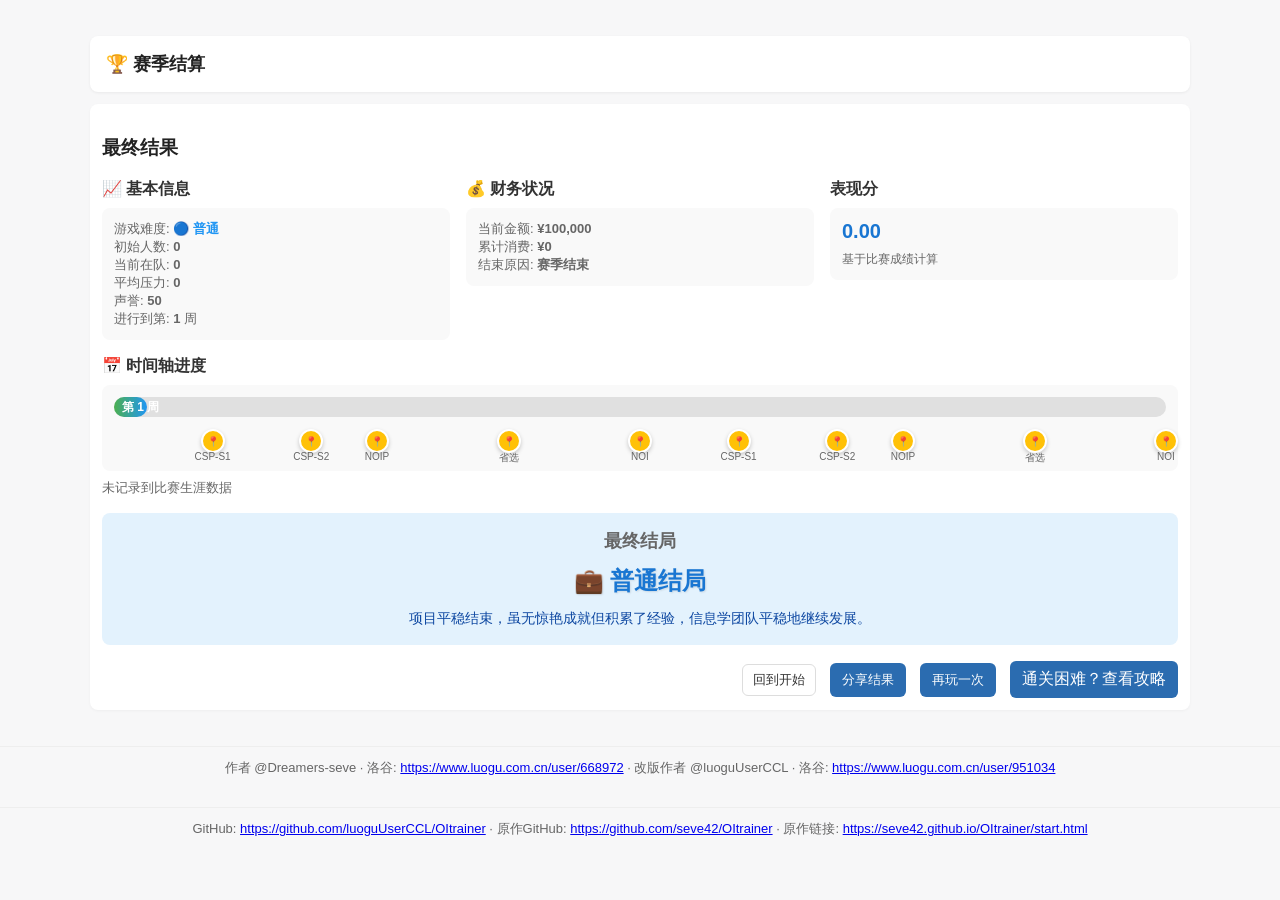
<file: end.html>
<!doctype html>
<html lang="zh-CN">
<head>
  <meta charset="utf-8" />
  <meta name="viewport" content="width=device-width,initial-scale=1" />
  <title>结算 — OI 教练模拟器</title>
  <link rel="stylesheet" href="styles.css">
  <style>
    .ending-highlight {
      color: #1976d2;
      text-shadow: 1px 1px 2px rgba(0,0,0,0.1);
    }
    
    .ending-animate {
      animation: pulse 2s ease-in-out;
    }
    
    @keyframes pulse {
      0%, 100% { transform: scale(1); opacity: 1; }
      50% { transform: scale(1.05); opacity: 0.8; }
    }
    
    #end-summary h4 {
      margin: 0 0 8px 0;
      color: #333;
      font-size: 16px;
    }
    
    #end-summary table {
      box-shadow: 0 1px 3px rgba(0,0,0,0.1);
    }
    
    #end-summary table th {
      background: #f5f5f5 !important;
    }
    
    .timeline-pin {
      transition: transform 0.2s ease;
    }
    
    .timeline-pin:hover {
      transform: scale(1.2);
    }
    
    .progress-bar {
      position: relative;
      overflow: hidden;
    }
    
    .progress-bar::before {
      content: '';
      position: absolute;
      top: 0;
      left: -100%;
      width: 100%;
      height: 100%;
      background: linear-gradient(90deg, transparent, rgba(255,255,255,0.3), transparent);
      animation: shimmer 2s infinite;
    }
    
    @keyframes shimmer {
      0% { left: -100%; }
      100% { left: 100%; }
    }
  </style>
<!-- Clarity tracking removed -->
  <!-- Cloudflare Web Analytics loader (conditional: only load if page load time <= 2s) -->
  <script>
    (function(){
      function injectCF(){
        var s = document.createElement('script');
        s.defer = true;
        s.src = 'https://static.cloudflareinsights.com/beacon.min.js';
        s.setAttribute('data-cf-beacon', '{"token": "cd3db41765ea4c17be0930b3f94e3c3a"}');
        document.head.appendChild(s);
      }
      function shouldLoad(){
        try{
          var start = (performance.timing && performance.timing.navigationStart) || 0;
          var elapsed = performance.now ? performance.now() : (Date.now() - start);
          return elapsed <= 2000;
        }catch(e){ return false; }
      }
      document.addEventListener('DOMContentLoaded', function(){ if(shouldLoad()) injectCF(); });
    })();
  </script>
</head>
<body>
<div class="container">
  <header>
    <h1>🏆 赛季结算</h1>
  </header>
  <div class="panel" id="end-panel">
    <h3>最终结果</h3>
    <div id="end-summary" class="small muted">正在加载结算数据……</div>
    <div class="modal-actions" style="margin-top:16px">
      <button class="btn btn-ghost" id="end-back">回到开始</button>
      <button class="btn" id="end-share" style="background:#2b6cb0;color:white;">分享结果</button>
      <button class="btn" id="end-playagain">再玩一次</button>
  <a class="btn" id="end-help" href="help.html" target="_blank" rel="noopener">通关困难？查看攻略</a>
    </div>
  </div>
</div>
<script src="lib/chinese-convert.js"></script>
<script src="lib/constants.js"></script>
<script src="lib/utils.js"></script>
<script src="lib/models.js"></script>
<script src="lib/talent.js"></script>
<script src="lib/share.js"></script>
<script src="game.js"></script>
<script src="render.js"></script>
<script src="debug.js"></script>
<script>
  document.getElementById('end-back').onclick = ()=>{ window.location.href = 'start.html'; };
  document.getElementById('end-playagain').onclick = ()=>{ 
    try{
      // 调试弹窗：在清理前显示当前 localStorage 中相关键的值（或其存在性）和调用堆栈，帮助定位是否被误清空
      const before = {
        oi_coach_save_exists: localStorage.getItem('oi_coach_save') !== null,
        oi_coach_ending_reason: localStorage.getItem('oi_coach_ending_reason'),
        oi_coach_ending: localStorage.getItem('oi_coach_ending')
      };
  console.debug('About to clear localStorage keys: oi_coach_save, oi_coach_ending_reason, oi_coach_ending; current:', before);
    }catch(e){ /* ignore in case alerts break automated tests */ }
    // 清理所有相关的localStorage数据
    localStorage.removeItem('oi_coach_save'); 
    localStorage.removeItem('oi_coach_ending_reason');
    localStorage.removeItem('oi_coach_ending');
  try{ console.debug('localStorage cleanup executed for oi_coach_save and related keys'); }catch(e){}
    window.location.href = 'start.html'; 
  };
  
  // 分享按钮事件
  document.getElementById('end-share').onclick = () => {
    try {
      if (typeof ShareManager !== 'undefined' && ShareManager.showShareDialog) {
        ShareManager.showShareDialog();
      } else {
        alert('分享功能加载失败，请刷新页面重试');
      }
    } catch (e) {
      alert('分享失败：' + e.message);
      console.error('Share button error:', e);
    }
  };
  
  // render summary if available
  if(typeof renderEndSummary === 'function') renderEndSummary();
  
  // 检查是否需要使用繁体中文
  (function(){
    try{
      if(window.ChineseConverter && window.ChineseConverter.shouldUseTraditionalChinese()){
        // 等待DOM完全加载和渲染完成后再转换
        setTimeout(function(){
          window.ChineseConverter.convertPageToTraditional();
        }, 300);
      }
    }catch(e){ 
      console.error('繁体中文转换失败:', e); 
    }
  })();
</script>
  <footer style="text-align:center;padding:12px 8px;color:#666;font-size:13px;border-top:1px solid #eee;margin-top:18px">
    作者 @Dreamers-seve · 洛谷: <a href="https://www.luogu.com.cn/user/668972" target="_blank" rel="noopener">https://www.luogu.com.cn/user/668972</a> · 改版作者 @luoguUserCCL · 洛谷: <a href="https://www.luogu.com.cn/user/951034" target="_blank" rel="noopener">https://www.luogu.com.cn/user/951034</a>
  </footer>
  <footer style="text-align:center;padding:12px 8px;color:#666;font-size:13px;border-top:1px solid #eee;margin-top:18px">
    GitHub: <a href="https://github.com/luoguUserCCL/OItrainer" target="_blank" rel="noopener">https://github.com/luoguUserCCL/OItrainer</a> · 原作GitHub: <a href="https://github.com/seve42/OItrainer" target="_blank" rel="noopener">https://github.com/seve42/OItrainer</a> · 原作链接: <a href="https://seve42.github.io/OItrainer/start.html" target="_blank" rel="noopener">https://seve42.github.io/OItrainer/start.html</a>
  </footer>
  <!-- footer winter plan insertion (centered & styled) -->
  <script>
    (function(){
      try{
        var cutoff = new Date('2026-03-01T00:00:00Z');
        var now = new Date();
        if(now >= cutoff) return;
        var footer = document.querySelector('footer');
        var linkHtml = '<a href="https://www.luogu.me/article/n4gmkam0" target="_blank" rel="noopener" style="color:#1976d2;text-decoration:none;font-weight:600;padding:6px 10px;border-radius:6px">冬日绘板计划</a>';
        var container;
        if(footer){
          container = footer.querySelector('#winter-plan');
          if(!container){
            container = document.createElement('div');
            container.id = 'winter-plan';
            container.style.marginTop = '8px';
            container.style.fontSize = '13px';
            container.style.color = '#1976d2';
            container.style.textAlign = 'center';
            footer.appendChild(container);
          }
        } else {
          container = document.getElementById('winter-plan');
          if(!container){
            container = document.createElement('div');
            container.id = 'winter-plan';
            container.style.position = 'fixed';
            container.style.left = '0';
            container.style.right = '0';
            container.style.bottom = '8px';
            container.style.textAlign = 'center';
            container.style.fontSize = '13px';
            container.style.zIndex = '9999';
            document.body.appendChild(container);
          }
        }
        container.innerHTML = linkHtml;
      }catch(e){}
    })();
  </script>
</body>
</html>
</file>
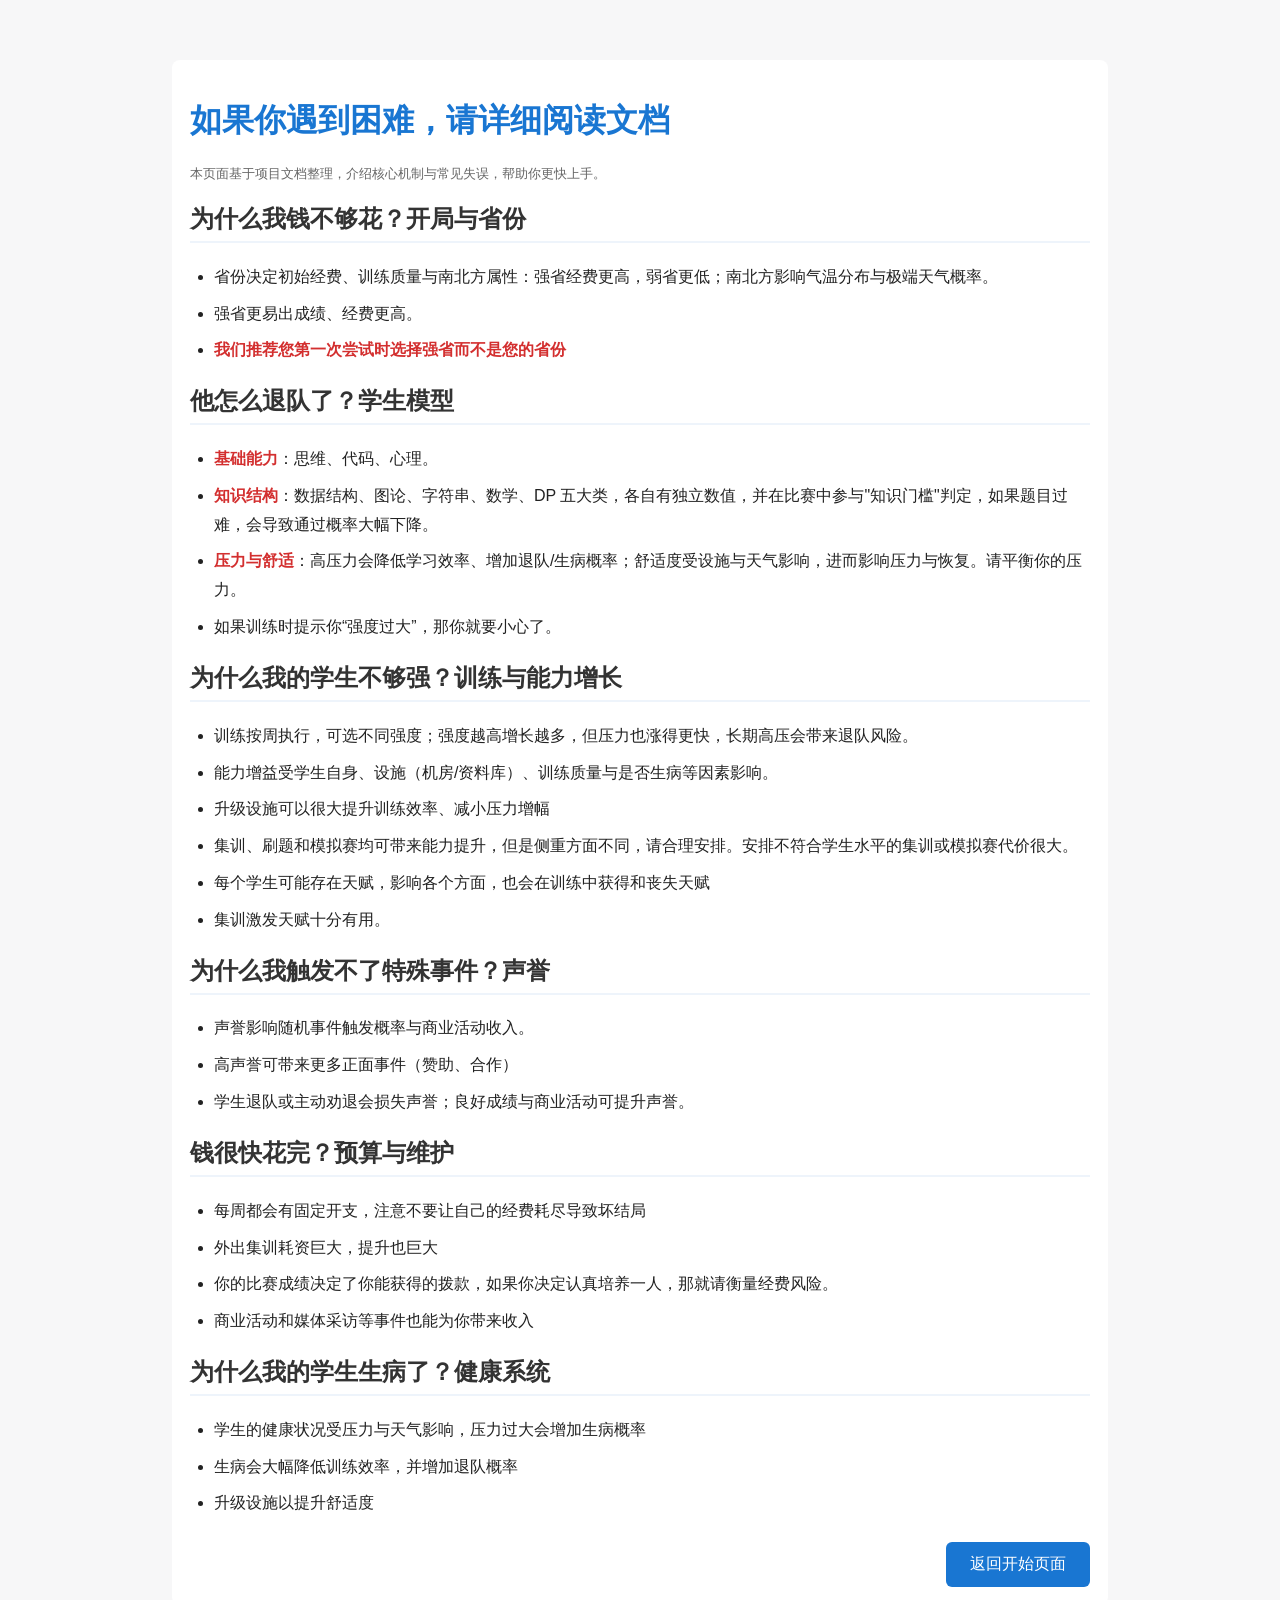
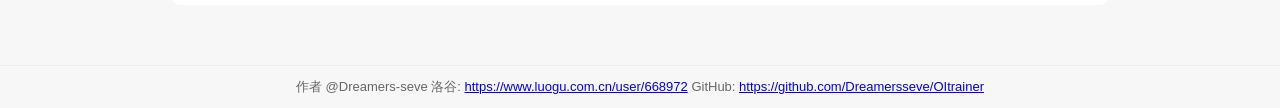
<file: help.html>
﻿<!doctype html>
<html lang="zh-CN">
<head>
<meta charset="utf-8" />
<meta name="viewport" content="width=device-width,initial-scale=1" />
<title>通关指南  OI 教练模拟器</title>
<link rel="stylesheet" href="styles.css">
<style>
  .doc{max-width:900px;margin:24px auto;padding:18px;background:#fff;border-radius:8px}
  .doc h2{margin-top:20px;color:#333;border-bottom:2px solid #eef4fb;padding-bottom:6px}
  .doc h1{color:#1976d2}
  .muted{color:#666}
  ul.guide{padding-left:24px;line-height:1.8}
  ul.guide li{margin-bottom:8px}
  strong{color:#d32f2f}
</style>
</head>
<body>
<div class="container">
  <div class="doc">
  <h1>如果你遇到困难，请详细阅读文档</h1>

  <p class="muted">本页面基于项目文档整理，介绍核心机制与常见失误，帮助你更快上手。</p>

    <h2>为什么我钱不够花？开局与省份</h2>
    <ul class="guide">
      <li>省份决定初始经费、训练质量与南北方属性：强省经费更高，弱省更低；南北方影响气温分布与极端天气概率。</li>
      <li>强省更易出成绩、经费更高。</li>
      <li><strong>我们推荐您第一次尝试时选择强省而不是您的省份</strong></li>
    </ul>

    <h2>他怎么退队了？学生模型</h2>
    <ul class="guide">
      <li><strong>基础能力</strong>：思维、代码、心理。</li>
      <li><strong>知识结构</strong>：数据结构、图论、字符串、数学、DP 五大类，各自有独立数值，并在比赛中参与"知识门槛"判定，如果题目过难，会导致通过概率大幅下降。</li>
      <li><strong>压力与舒适</strong>：高压力会降低学习效率、增加退队/生病概率；舒适度受设施与天气影响，进而影响压力与恢复。请平衡你的压力。</li>
      <li>如果训练时提示你“强度过大”，那你就要小心了。</li>
    </ul>

    <h2>为什么我的学生不够强？训练与能力增长</h2>
    <ul class="guide">
      <li>训练按周执行，可选不同强度；强度越高增长越多，但压力也涨得更快，长期高压会带来退队风险。</li>
      <li>能力增益受学生自身、设施（机房/资料库）、训练质量与是否生病等因素影响。</li>
      <li>升级设施可以很大提升训练效率、减小压力增幅</li>
      <li>集训、刷题和模拟赛均可带来能力提升，但是侧重方面不同，请合理安排。安排不符合学生水平的集训或模拟赛代价很大。</li>
      <li>每个学生可能存在天赋，影响各个方面，也会在训练中获得和丧失天赋</li>
      <li>集训激发天赋十分有用。</li>
    </ul>

    <h2>为什么我触发不了特殊事件？声誉</h2>
    <ul class="guide">
      <li>声誉影响随机事件触发概率与商业活动收入。</li>
      <li>高声誉可带来更多正面事件（赞助、合作）</li>
      <li>学生退队或主动劝退会损失声誉；良好成绩与商业活动可提升声誉。</li>
    </ul>

    <h2>钱很快花完？预算与维护</h2>
    <ul class="guide">
      <li>每周都会有固定开支，注意不要让自己的经费耗尽导致坏结局</li>
      <li>外出集训耗资巨大，提升也巨大</li>
      <li>你的比赛成绩决定了你能获得的拨款，如果你决定认真培养一人，那就请衡量经费风险。</li>
      <li>商业活动和媒体采访等事件也能为你带来收入</li>
    </ul>

    <h2>为什么我的学生生病了？健康系统</h2>
    <ul class="guide">
      <li>学生的健康状况受压力与天气影响，压力过大会增加生病概率</li>
      <li>生病会大幅降低训练效率，并增加退队概率</li>
      <li>升级设施以提升舒适度</li>
    </ul>

    <div class="modal-actions" style="margin-top:24px;text-align:center">
      <a class="btn" href="start.html" style="background:#1976d2;color:white;padding:12px 24px;text-decoration:none;border-radius:6px;display:inline-block">返回开始页面</a>
    </div>

  </div>
</div>
  <footer style="text-align:center;padding:12px 8px;color:#666;font-size:13px;border-top:1px solid #eee;margin-top:18px">
    作者 @Dreamers-seve  洛谷: <a href="https://www.luogu.com.cn/user/668972" target="_blank" rel="noopener">https://www.luogu.com.cn/user/668972</a>  GitHub: <a href="https://github.com/Dreamersseve/OItrainer" target="_blank" rel="noopener">https://github.com/Dreamersseve/OItrainer</a>
  </footer>
</body>
</html>
</file>
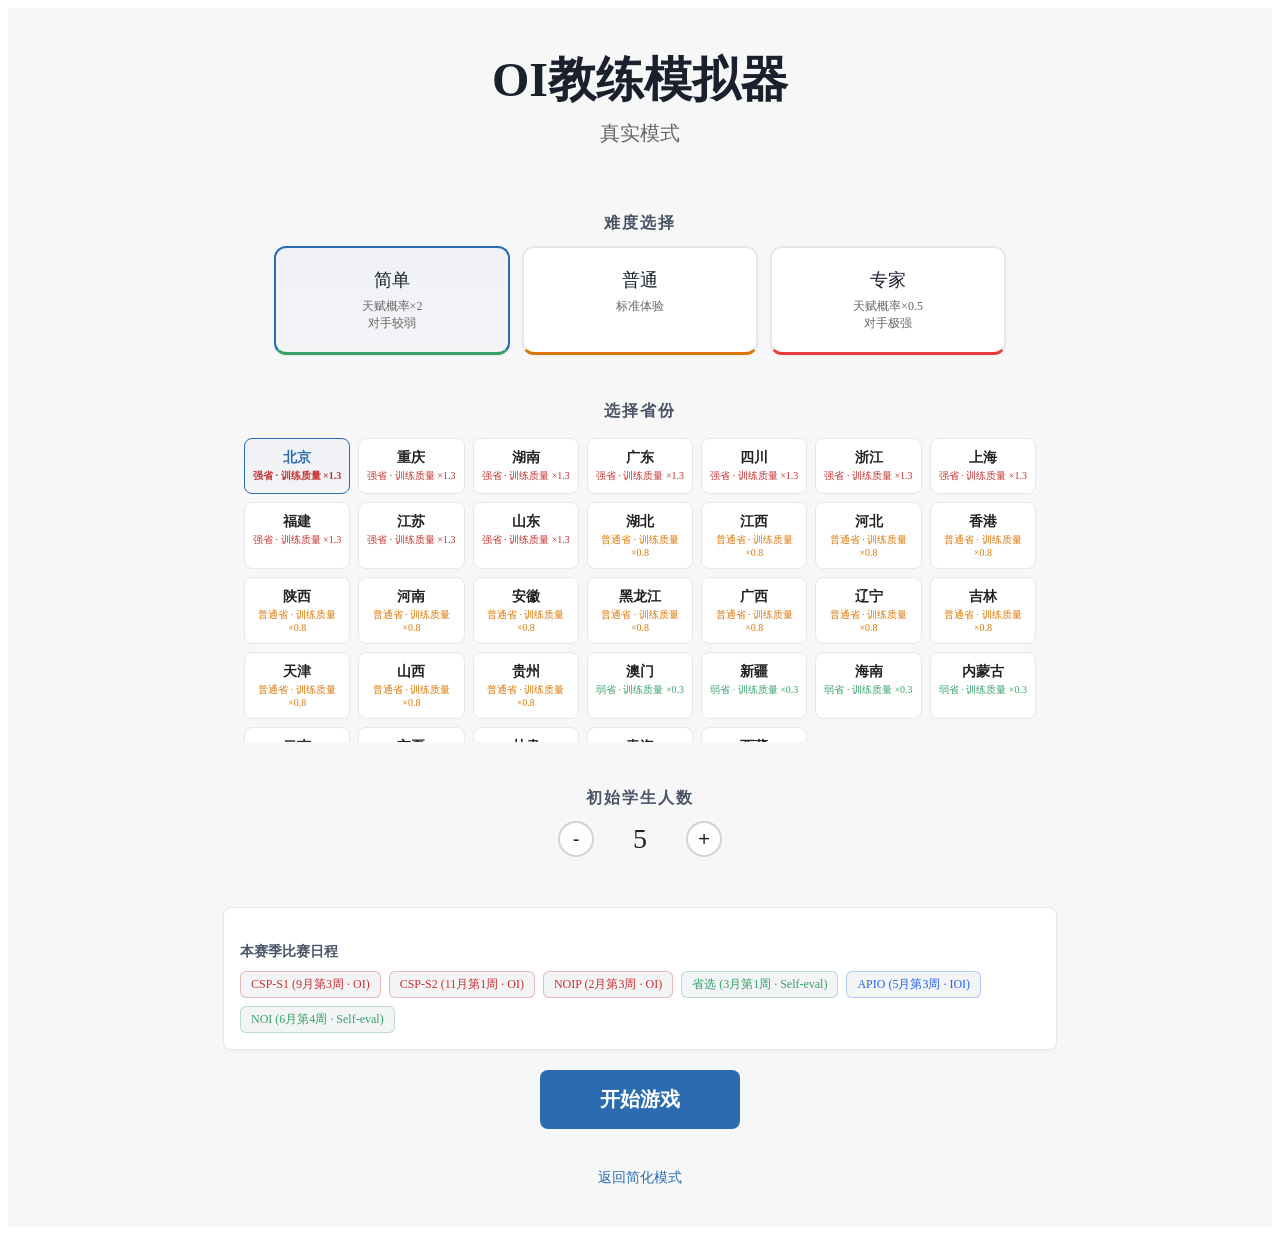
<file: real-game.html>
<!DOCTYPE html>
<html lang="zh-CN">
<head>
    <meta charset="UTF-8">
    <meta name="viewport" content="width=device-width, initial-scale=1.0">
    <title>OI教练模拟器 - 真实模式</title>
    <link rel="stylesheet" href="styles.css">
    <link rel="stylesheet" href="real-styles.css">
</head>
<body>
    <div class="container">
      <header>
        <div>
          <h1>OI 教练模拟器 - 真实模式</h1>
        </div>
        <div class="topline">
          <div id="header-week" class="small">第 1 周</div>
          <div id="header-budget" class="small">经费: ¥0</div>
          <div id="header-reputation" class="small">声誉: 0</div>
          <div id="header-weather" class="small">天气: 晴</div>
          <div id="header-next-comp-small" class="small">下场比赛: 无</div>
        </div>
      </header>

      <div class="row">
        <!-- 左面板：学生 + 设施 + 预算 -->
        <div class="col panel" style="flex: 1 1 600px;">
          <div class="flex-between">
            <h3 style="margin:0">学生与状态</h3>
            <div class="small" id="info-comfort"></div>
          </div>
          <div id="student-list" style="margin-top:10px;"></div>

          <div style="margin-top:12px;">
            <h4 style="margin:0 0 8px 0">设施</h4>
            <div id="facilities-panel"></div>
          </div>

          <div style="margin-top:12px;">
            <h4 style="margin:0 0 8px 0">经费详情</h4>
            <div id="budget-panel"></div>
          </div>

          <div style="margin-top:12px;">
            <h4 style="margin:0 0 8px 0">比赛日程</h4>
            <div id="contest-schedule"></div>
          </div>

          <div style="margin-top:12px;">
            <h4 style="margin:0 0 8px 0">日志</h4>
            <div id="event-log" style="height:100px;overflow:auto;border:1px solid #eee;padding:8px;border-radius:6px;background:#fff;font-size:13px"></div>
          </div>
        </div>

        <!-- 右面板：操作 -->
        <div class="col panel" style="flex: 0 0 360px;">
          <h3 style="margin-top:0">本周行动（每个行动持续1周）</h3>
          <div id="actions-panel" class="action-cards"></div>
        </div>
      </div>
    </div>

    <!-- ==================== 模态框容器 ==================== -->
    <div id="modal-root"></div>

    <!-- ==================== 游戏结束遮罩 ==================== -->
    <div id="game-over-overlay" style="display:none"></div>

    <!-- ==================== 脚本加载（按依赖顺序） ==================== -->

    <!-- 原始 lib 模块 -->
    <script src="lib/utils.js"></script>
    <script src="lib/constants.js"></script>
    <script src="lib/models.js"></script>
    <script src="lib/talent.js"></script>
    <script src="lib/task.js"></script>
    <script src="lib/competitions.js"></script>
    <script src="lib/contest-ui.js"></script>
    <script src="lib/contest-integration.js"></script>

    <!-- Real Mode 模块 -->
    <script src="lib/real/real-data.js"></script>
    <script src="lib/real/real-personality.js"></script>
    <script src="lib/real/real-budget.js"></script>
    <script src="lib/real/real-save.js"></script>
    <script src="lib/real/real-simulator.js"></script>
    <script src="lib/real/real-training.js"></script>
    <script src="lib/real/real-events.js"></script>
    <script src="lib/real/real-game.js"></script>
    <script src="lib/real/real-render.js"></script>

    <!-- ==================== 初始化 ==================== -->
    <script>
        (function () {
            'use strict';

            /* 解析 URL 参数 */
            var params = new URLSearchParams(window.location.search);
            var isNew         = params.get('new');
            var difficulty    = parseInt(params.get('d'), 10) || 2;
            var studentCount  = parseInt(params.get('c'), 10) || 5;

            /* 获取省份信息 */
            var provinces   = (typeof PROVINCES !== 'undefined') ? PROVINCES : {};
            var provinceKey  = params.get('p') || '';
            // provinceKey 可能是数字字符串的索引（向后兼容）或省份 key
            if (!provinceKey || !provinces[provinceKey]) {
                // 尝试作为数组索引解析
                var pIdx = parseInt(params.get('p'), 10);
                if (!isNaN(pIdx)) {
                    var provinceKeys2 = Object.keys(provinces);
                    provinceKey = provinceKeys2[pIdx] || provinceKeys2[0] || '1';
                } else {
                    provinceKey = Object.keys(provinces)[0] || '1';
                }
            }
            var provinceInfo = provinces[provinceKey] || {};
            var provinceName = provinceInfo.name || '北京';
            var provinceType = provinceInfo.type || '强省';
            var isNorth      = provinceInfo.isNorth || provinceInfo.is_north || false;
            // 计算省份在 Object.keys(provinces) 中的 0-based 索引
            var allProvKeys = Object.keys(provinces);
            var provinceIndex = allProvKeys.indexOf(provinceKey);
            if (provinceIndex < 0) provinceIndex = 0;

            if (isNew) {
                /* 新游戏初始化 */
                if (window.RealGame && typeof window.RealGame.init === 'function') {
                    window.RealGame.init({
                        difficulty:    difficulty,
                        provinceIndex: provinceIndex,
                        provinceName:  provinceName,
                        provinceType:  provinceType,
                        is_north:      isNorth,
                        studentCount:  studentCount
                    });
                }
            } else {
                /* 尝试自动读档 */
                if (window.RealSaveManager && typeof window.RealSaveManager.hasAnySave === 'function' &&
                    window.RealSaveManager.hasAnySave()) {
                    if (window.RealGame && typeof window.RealGame.loadGame === 'function') {
                        window.RealGame.loadGame(-1);
                    }
                } else {
                    /* 没有存档，跳转到开始页面 */
                    window.location.href = 'real-start.html';
                    return;
                }
            }

            /* 初始化渲染器 */
            if (window.RealRender && typeof window.RealRender.init === 'function') {
                window.RealRender.init();
            }
        })();
    </script>
</body>
</html>
</file>
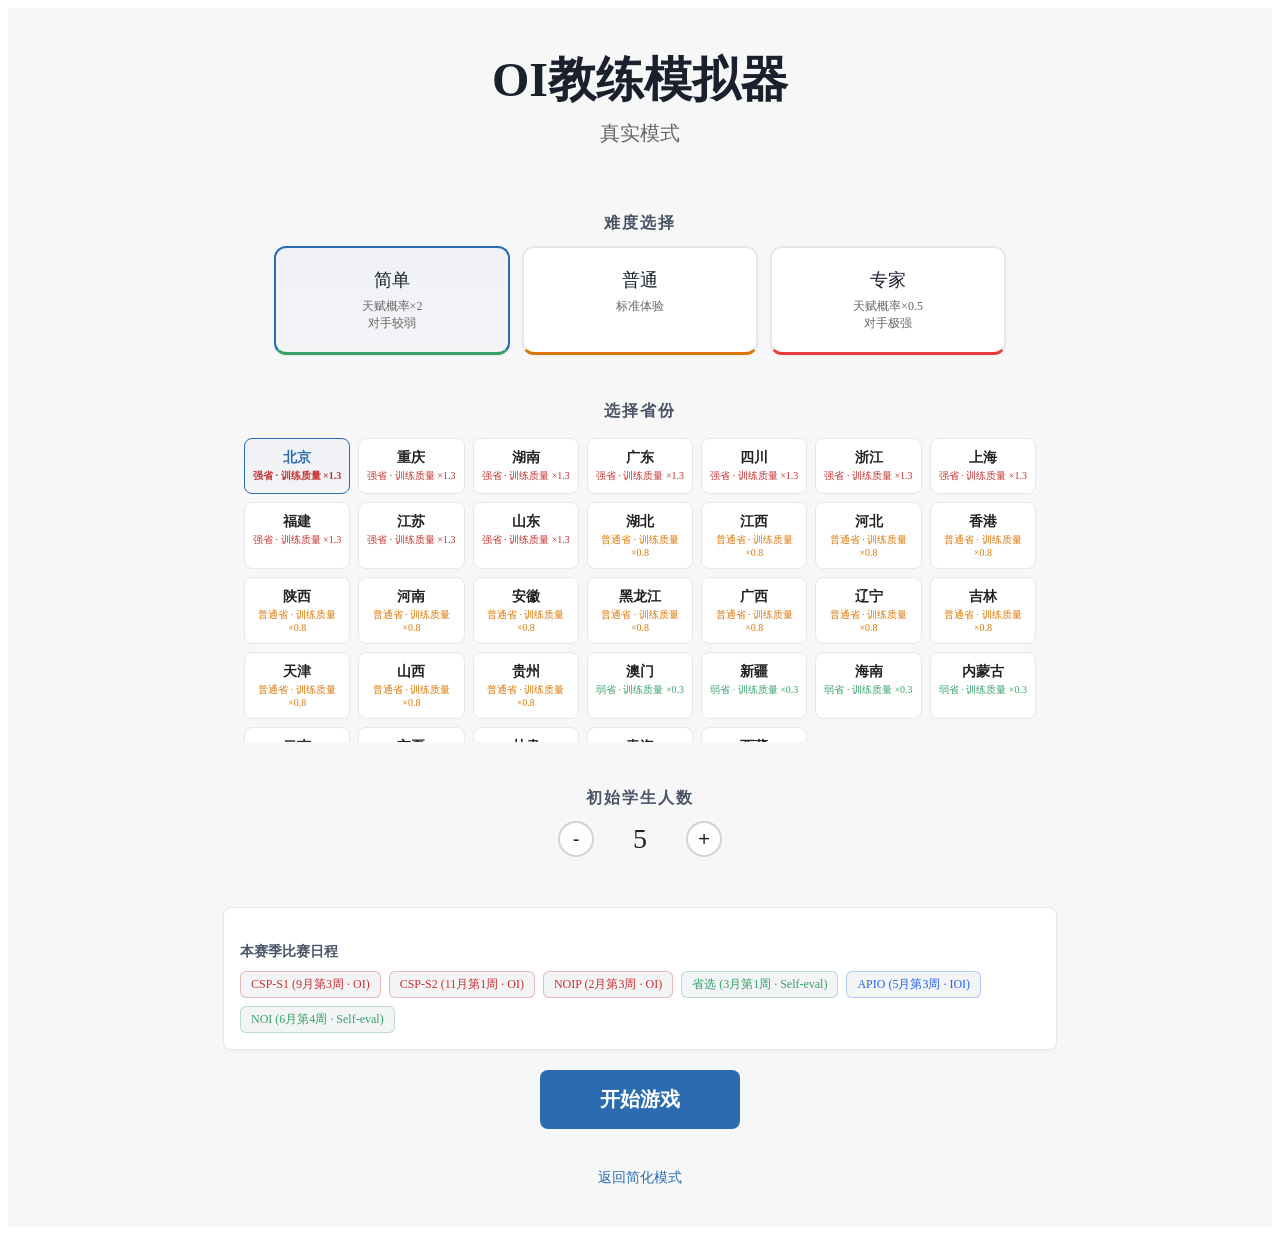
<file: real-start.html>
<!DOCTYPE html>
<html lang="zh-CN">
<head>
    <meta charset="UTF-8">
    <meta name="viewport" content="width=device-width, initial-scale=1.0">
    <title>OI教练模拟器 - 真实模式</title>
    <link rel="stylesheet" href="real-styles.css">
    <style>
        /* Start page specific styles — light theme, consistent with simplified mode */
        .start-page {
            min-height: 100vh;
            display: flex;
            flex-direction: column;
            align-items: center;
            justify-content: center;
            background: #f7f7f8;
            padding: 40px 20px;
        }

        .game-title {
            font-size: 48px;
            font-weight: bold;
            color: #1a202c;
            margin-bottom: 8px;
            text-align: center;
        }

        .game-subtitle {
            font-size: 20px;
            color: #666;
            margin-bottom: 50px;
            text-align: center;
        }

        .start-section {
            margin-bottom: 30px;
            width: 100%;
            max-width: 800px;
        }

        .start-section h3 {
            color: #4a5568;
            font-size: 16px;
            margin-bottom: 12px;
            text-align: center;
            text-transform: uppercase;
            letter-spacing: 2px;
        }

        /* Difficulty Grid */
        .difficulty-grid {
            display: flex;
            gap: 12px;
            justify-content: center;
        }

        .diff-card {
            flex: 1;
            max-width: 200px;
            padding: 20px 16px;
            border-radius: 12px;
            background: #fff;
            border: 2px solid #e5e7eb;
            cursor: pointer;
            transition: all 0.2s ease;
            text-align: center;
            box-shadow: 0 1px 3px rgba(0,0,0,0.06);
        }

        .diff-card:hover {
            transform: translateY(-2px);
            box-shadow: 0 4px 10px rgba(0,0,0,0.06);
        }

        .diff-card.selected {
            border-color: #2b6cb0;
            background: linear-gradient(180deg, rgba(43,108,176,0.04), rgba(43,108,176,0.02));
        }

        .diff-card.easy { border-bottom: 3px solid #38a169; }
        .diff-card.normal { border-bottom: 3px solid #d97706; }
        .diff-card.hard { border-bottom: 3px solid #e53e3e; }

        .diff-card .diff-name {
            font-size: 18px;
            color: #1a202c;
            margin-bottom: 6px;
        }

        .diff-card .diff-desc {
            font-size: 12px;
            color: #666;
        }

        /* Province Grid */
        .province-grid {
            display: grid;
            grid-template-columns: repeat(auto-fill, minmax(100px, 1fr));
            gap: 8px;
            max-height: 300px;
            overflow-y: auto;
            padding: 4px;
        }

        .province-card {
            padding: 10px 8px;
            border-radius: 8px;
            background: #fff;
            border: 1px solid #e5e7eb;
            cursor: pointer;
            text-align: center;
            font-size: 14px;
            color: #222;
            transition: all 0.2s ease;
        }

        .province-card:hover {
            background: #f9fafb;
            transform: translateY(-2px);
            box-shadow: 0 2px 6px rgba(0,0,0,0.04);
        }

        .province-card.selected {
            border-color: #2b6cb0;
            background: linear-gradient(180deg, rgba(43,108,176,0.04), rgba(43,108,176,0.02));
            color: #2b6cb0;
            font-weight: 600;
        }

        .province-card .province-type {
            font-size: 10px;
            color: #666;
            margin-top: 2px;
        }

        .province-card.selected .province-type {
            color: #2b6cb0;
        }

        /* Student Count */
        .count-selector {
            display: flex;
            align-items: center;
            justify-content: center;
            gap: 16px;
        }

        .count-btn {
            width: 36px;
            height: 36px;
            border-radius: 50%;
            border: 2px solid #d1d5db;
            background: #fff;
            color: #222;
            font-size: 20px;
            cursor: pointer;
            transition: all 0.2s;
            display: flex;
            align-items: center;
            justify-content: center;
        }

        .count-btn:hover {
            border-color: #2b6cb0;
            background: #f0f7ff;
        }

        .count-display {
            font-size: 28px;
            color: #1a202c;
            min-width: 60px;
            text-align: center;
        }

        /* Start Button */
        .start-btn {
            padding: 16px 60px;
            font-size: 20px;
            border-radius: 8px;
            border: none;
            background: #2b6cb0;
            color: white;
            cursor: pointer;
            transition: all 0.2s;
            margin-top: 20px;
            font-weight: bold;
        }

        .start-btn:hover {
            background: #3182ce;
            transform: translateY(-1px);
            box-shadow: 0 4px 12px rgba(43,108,176,0.12);
        }

        .start-btn:disabled {
            opacity: 0.5;
            cursor: not-allowed;
            transform: none;
            box-shadow: none;
        }

        /* Load Button */
        .load-btn {
            padding: 12px 40px;
            font-size: 16px;
            border-radius: 8px;
            border: 1px solid #ddd;
            background: transparent;
            color: #333;
            cursor: pointer;
            transition: all 0.2s;
            margin-top: 12px;
        }

        .load-btn:hover {
            border-color: #2b6cb0;
            color: #2b6cb0;
        }

        /* Link back to simplified */
        .mode-link {
            margin-top: 40px;
            color: #666;
            font-size: 14px;
        }

        .mode-link a {
            color: #2b6cb0;
            text-decoration: none;
        }

        .mode-link a:hover {
            text-decoration: underline;
        }

        /* Contest Info Panel */
        .contest-info {
            margin-top: 20px;
            padding: 16px;
            border-radius: 8px;
            background: #fff;
            border: 1px solid #e5e7eb;
            box-shadow: 0 1px 3px rgba(0,0,0,0.04);
            max-width: 800px;
            width: 100%;
        }

        .contest-info h4 {
            color: #4a5568;
            font-size: 14px;
            margin-bottom: 10px;
        }

        .contest-list {
            display: flex;
            flex-wrap: wrap;
            gap: 8px;
        }

        .contest-tag {
            padding: 4px 10px;
            border-radius: 6px;
            font-size: 12px;
            background: #f3f4f6;
            color: #4a5568;
            border: 1px solid #e5e7eb;
        }

        .contest-tag.oi { border-color: rgba(197,48,48,0.3); color: #c53030; }
        .contest-tag.ioi { border-color: rgba(37,99,235,0.3); color: #2563eb; }
        .contest-tag.self_eval { border-color: rgba(56,161,105,0.3); color: #38a169; }
    </style>
</head>
<body>
    <div class="start-page">
        <div class="game-title">OI教练模拟器</div>
        <div class="game-subtitle">真实模式</div>

        <!-- Difficulty -->
        <div class="start-section">
            <h3>难度选择</h3>
            <div class="difficulty-grid">
                <div class="diff-card easy selected" data-diff="1" onclick="selectDifficulty(1)">
                    <div class="diff-name">简单</div>
                    <div class="diff-desc">天赋概率×2<br>对手较弱</div>
                </div>
                <div class="diff-card normal" data-diff="2" onclick="selectDifficulty(2)">
                    <div class="diff-name">普通</div>
                    <div class="diff-desc">标准体验</div>
                </div>
                <div class="diff-card hard" data-diff="3" onclick="selectDifficulty(3)">
                    <div class="diff-name">专家</div>
                    <div class="diff-desc">天赋概率×0.5<br>对手极强</div>
                </div>
            </div>
        </div>

        <!-- Province -->
        <div class="start-section">
            <h3>选择省份</h3>
            <div class="province-grid" id="province-grid"></div>
        </div>

        <!-- Student Count -->
        <div class="start-section">
            <h3>初始学生人数</h3>
            <div class="count-selector">
                <button class="count-btn" onclick="changeCount(-1)">-</button>
                <div class="count-display" id="student-count">5</div>
                <button class="count-btn" onclick="changeCount(1)">+</button>
            </div>
        </div>

        <!-- Contest Preview -->
        <div class="contest-info">
            <h4>本赛季比赛日程</h4>
            <div class="contest-list" id="contest-preview"></div>
        </div>

        <!-- Buttons -->
        <button class="start-btn" id="start-btn" onclick="startGame()">开始游戏</button>
        <button class="load-btn" id="load-btn" onclick="loadGame()" style="display:none">读取存档</button>

        <div class="mode-link">
            <a href="start.html">返回简化模式</a>
        </div>
    </div>

    <!-- Scripts -->
    <script src="lib/utils.js"></script>
    <script src="lib/constants.js"></script>
    <script>
        // Start page state
        var selectedDifficulty = 1;
        var selectedProvince = 0;
        var studentCount = 5;

        // Build province grid
        (function() {
            var grid = document.getElementById('province-grid');
            if (!grid || typeof PROVINCES === 'undefined') return;

            var keys = Object.keys(PROVINCES);
            for (var i = 0; i < keys.length; i++) {
                var key = keys[i];
                var prov = PROVINCES[key];
                var typeMap = {'强省': '强省', '普通省': '普通省', '弱省': '弱省'};
                var typeColorMap = {'强省': '#c53030', '普通省': '#d97706', '弱省': '#38a169'};
                var card = document.createElement('div');
                card.className = 'province-card' + (i === 0 ? ' selected' : '');
                card.dataset.index = key;
                card.dataset.key = key;
                card.innerHTML = '<div style="font-weight:600">' + (prov.name || key) + '</div>' +
                    '<div class="province-type" style="color:' + (typeColorMap[prov.type] || '#666') + '">' +
                    (typeMap[prov.type] || prov.type) + ' · 训练质量 ×' + (prov.trainingQuality || 1.0) + '</div>';
                card.onclick = (function(k, idx) {
                    return function() { selectProvince(k, idx); };
                })(key, i);
                grid.appendChild(card);
            }
            selectedProvince = keys[0] || '1';
        })();

        // Build contest preview
        (function() {
            var container = document.getElementById('contest-preview');
            if (!container) return;
            // We don't have REAL_CONTEST_SCHEDULE loaded yet, show static info
            var contests = [
                {name:'CSP-S1', week:'9月第3周', format:'OI'},
                {name:'CSP-S2', week:'11月第1周', format:'OI'},
                {name:'NOIP', week:'2月第3周', format:'OI'},
                {name:'省选', week:'3月第1周', format:'Self-eval'},
                {name:'APIO', week:'5月第3周', format:'IOI'},
                {name:'NOI', week:'6月第4周', format:'Self-eval'},
            ];
            var formatClasses = {'OI':'oi','IOI':'ioi','SELF_EVAL':'self_eval','Self-eval':'self_eval'};
            for (var i = 0; i < contests.length; i++) {
                var c = contests[i];
                var cls = formatClasses[c.format] || '';
                container.innerHTML += '<span class="contest-tag ' + cls + '">' + c.name + ' (' + c.week + ' · ' + c.format + ')</span>';
            }
        })();

        // Check for existing saves
        (function() {
            try {
                for (var i = -1; i < 6; i++) {
                    var key = i === -1 ? 'oi_real_save_auto' : 'oi_real_save_slot_' + i;
                    if (localStorage.getItem(key)) {
                        document.getElementById('load-btn').style.display = 'inline-block';
                        break;
                    }
                }
            } catch(e) {}
        })();

        function selectDifficulty(d) {
            selectedDifficulty = d;
            var cards = document.querySelectorAll('.diff-card');
            for (var i = 0; i < cards.length; i++) {
                cards[i].classList.toggle('selected', parseInt(cards[i].dataset.diff) === d);
            }
        }

        function selectProvince(key, visualIdx) {
            selectedProvince = key;
            var cards = document.querySelectorAll('.province-card');
            for (var i = 0; i < cards.length; i++) {
                cards[i].classList.toggle('selected', cards[i].dataset.key === key);
            }
        }

        function changeCount(delta) {
            studentCount = Math.max(3, Math.min(10, studentCount + delta));
            document.getElementById('student-count').textContent = studentCount;
        }

        function startGame() {
            var params = '?new=1&d=' + selectedDifficulty + '&p=' + selectedProvince + '&c=' + studentCount;
            window.location.href = 'real-game.html' + params;
        }

        function loadGame() {
            window.location.href = 'real-game.html';
        }
    </script>
</body>
</html>
</file>
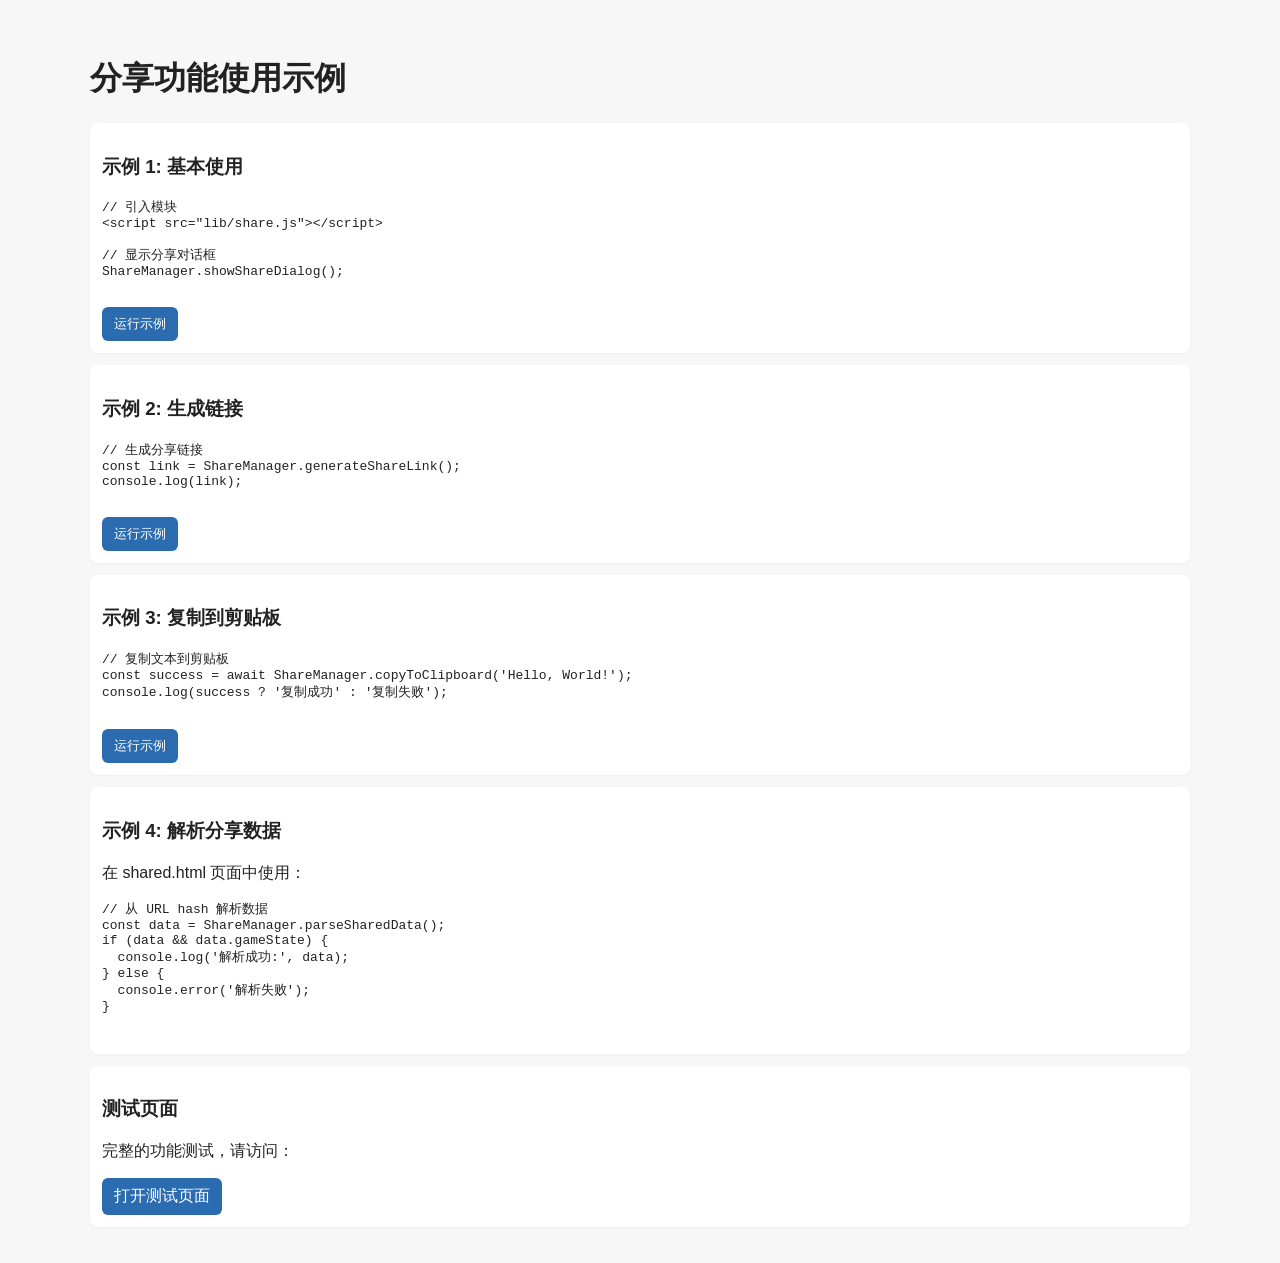
<file: share-example.html>
<!-- 
  分享功能使用示例
  
  这个文件展示了如何在其他页面中使用 ShareManager
-->

<!DOCTYPE html>
<html lang="zh-CN">
<head>
  <meta charset="UTF-8">
  <title>分享功能使用示例</title>
  <link rel="stylesheet" href="styles.css">
  <!-- Cloudflare Web Analytics loader (conditional: only load if page load time <= 2s) -->
  <script>
    (function(){
      function injectCF(){
        var s = document.createElement('script');
        s.defer = true;
        s.src = 'https://static.cloudflareinsights.com/beacon.min.js';
        s.setAttribute('data-cf-beacon', '{"token": "cd3db41765ea4c17be0930b3f94e3c3a"}');
        document.head.appendChild(s);
      }
      function shouldLoad(){
        try{
          var start = (performance.timing && performance.timing.navigationStart) || 0;
          var elapsed = performance.now ? performance.now() : (Date.now() - start);
          return elapsed <= 2000;
        }catch(e){ return false; }
      }
      document.addEventListener('DOMContentLoaded', function(){ if(shouldLoad()) injectCF(); });
    })();
  </script>
</head>
<body>
  <div class="container">
    <h1>分享功能使用示例</h1>
    
    <div class="panel">
      <h3>示例 1: 基本使用</h3>
      <pre><code>// 引入模块
&lt;script src="lib/share.js"&gt;&lt;/script&gt;

// 显示分享对话框
ShareManager.showShareDialog();
      </code></pre>
      <button class="btn" onclick="ShareManager.showShareDialog()">运行示例</button>
    </div>

    <div class="panel">
      <h3>示例 2: 生成链接</h3>
      <pre><code>// 生成分享链接
const link = ShareManager.generateShareLink();
console.log(link);
      </code></pre>
      <button class="btn" onclick="example2()">运行示例</button>
      <div id="example2-result" style="margin-top:12px;padding:8px;background:#f5f5f5;border-radius:4px;font-family:monospace;font-size:12px;word-break:break-all;display:none;"></div>
    </div>

    <div class="panel">
      <h3>示例 3: 复制到剪贴板</h3>
      <pre><code>// 复制文本到剪贴板
const success = await ShareManager.copyToClipboard('Hello, World!');
console.log(success ? '复制成功' : '复制失败');
      </code></pre>
      <button class="btn" onclick="example3()">运行示例</button>
      <div id="example3-result" style="margin-top:12px;padding:8px;background:#f5f5f5;border-radius:4px;display:none;"></div>
    </div>

    <div class="panel">
      <h3>示例 4: 解析分享数据</h3>
      <p>在 shared.html 页面中使用：</p>
      <pre><code>// 从 URL hash 解析数据
const data = ShareManager.parseSharedData();
if (data && data.gameState) {
  console.log('解析成功:', data);
} else {
  console.error('解析失败');
}
      </code></pre>
    </div>

    <div class="panel">
      <h3>测试页面</h3>
      <p>完整的功能测试，请访问：</p>
      <a href="test-share.html" class="btn">打开测试页面</a>
    </div>
  </div>

  <script src="lib/constants.js"></script>
  <script src="lib/utils.js"></script>
  <script src="lib/models.js"></script>
  <script src="lib/talent.js"></script>
  <script src="lib/share.js"></script>
  <script src="game.js"></script>
<script src="render.js"></script>
<script src="debug.js"></script>

  <script>
    // 示例 2: 生成链接
    function example2() {
      try {
        // 确保有测试数据
        const testData = {
          week: 15,
          budget: 20000,
          reputation: 75,
          students: [
            { name: '测试学生', active: true, pressure: 50, thinking: 70, coding: 75 }
          ]
        };
        sessionStorage.setItem('oi_coach_save', JSON.stringify(testData));
        
        const link = ShareManager.generateShareLink();
        const resultEl = document.getElementById('example2-result');
        resultEl.style.display = 'block';
        resultEl.innerHTML = `生成的链接：<br><a href="${link}" target="_blank">${link.substring(0, 100)}...</a><br>长度：${link.length} 字符`;
      } catch (e) {
        alert('错误: ' + e.message);
      }
    }

    // 示例 3: 复制到剪贴板
    async function example3() {
      try {
        const text = 'Hello from OI Trainer Share Feature!';
        const success = await ShareManager.copyToClipboard(text);
        const resultEl = document.getElementById('example3-result');
        resultEl.style.display = 'block';
        if (success) {
          resultEl.innerHTML = '✓ 复制成功！已复制: "' + text + '"';
          resultEl.style.color = '#4caf50';
        } else {
          resultEl.innerHTML = '✗ 复制失败，请检查浏览器权限';
          resultEl.style.color = '#f44336';
        }
      } catch (e) {
        alert('错误: ' + e.message);
      }
    }
  </script>
  <!-- footer winter plan insertion (centered & styled) -->
  <script>
    (function(){
      try{
        var cutoff = new Date('2026-03-01T00:00:00Z');
        var now = new Date();
        if(now >= cutoff) return;
        var footer = document.querySelector('footer');
        var linkHtml = '<a href="https://www.luogu.me/article/n4gmkam0" target="_blank" rel="noopener" style="color:#1976d2;text-decoration:none;font-weight:600;padding:6px 10px;border-radius:6px">冬日绘板计划</a>';
        var container;
        if(footer){
          container = footer.querySelector('#winter-plan');
          if(!container){
            container = document.createElement('div');
            container.id = 'winter-plan';
            container.style.marginTop = '8px';
            container.style.fontSize = '13px';
            container.style.color = '#1976d2';
            container.style.textAlign = 'center';
            footer.appendChild(container);
          }
        } else {
          container = document.getElementById('winter-plan');
          if(!container){
            container = document.createElement('div');
            container.id = 'winter-plan';
            container.style.position = 'fixed';
            container.style.left = '0';
            container.style.right = '0';
            container.style.bottom = '8px';
            container.style.textAlign = 'center';
            container.style.fontSize = '13px';
            container.style.zIndex = '9999';
            document.body.appendChild(container);
          }
        }
        container.innerHTML = linkHtml;
      }catch(e){}
    })();
  </script>
</body>
</html>
</file>
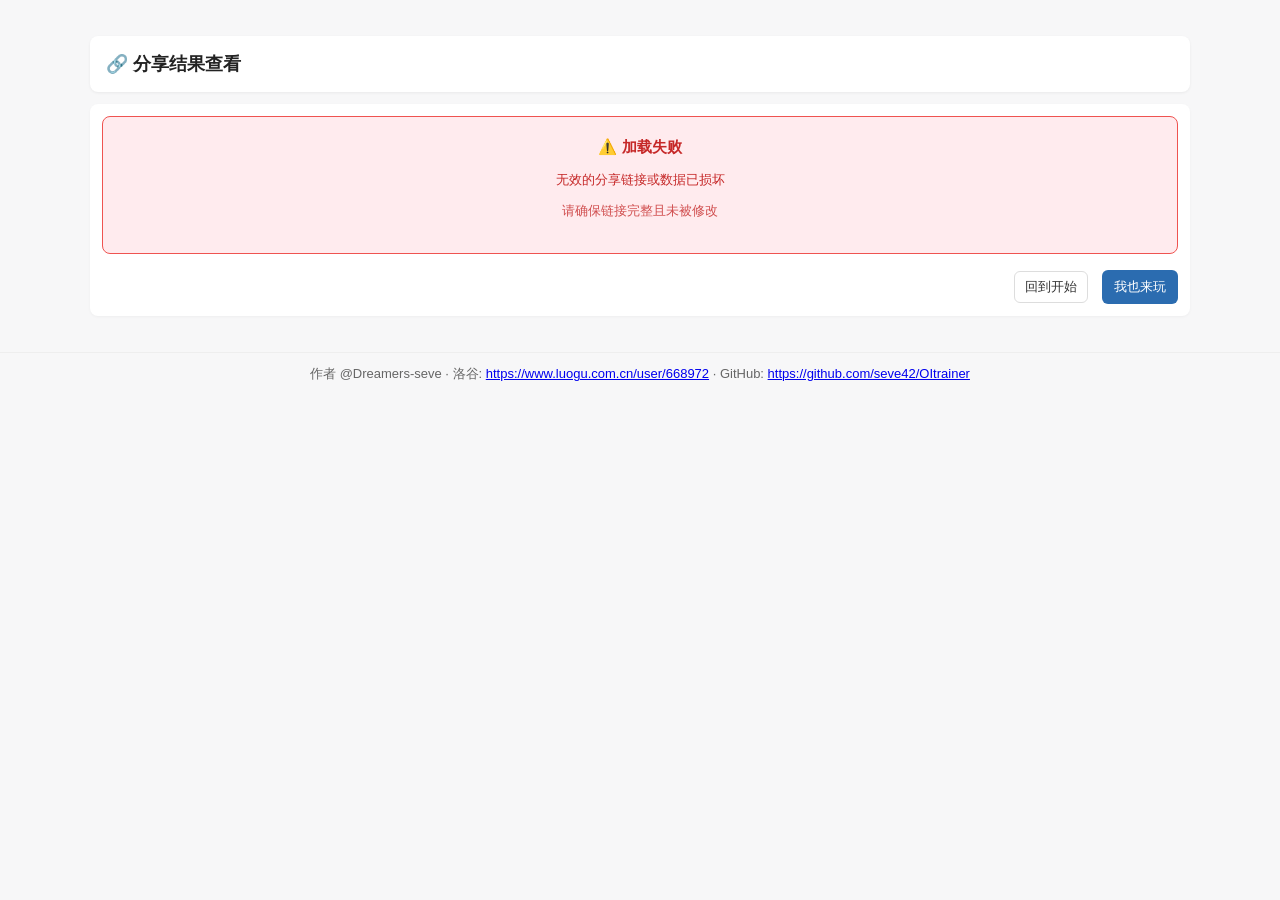
<file: shared.html>
<!doctype html>
<html lang="zh-CN">
<head>
  <meta charset="utf-8" />
  <meta name="viewport" content="width=device-width,initial-scale=1" />
  <title>分享结果查看 — OI 教练模拟器</title>
  <link rel="stylesheet" href="styles.css">
  <style>
    .shared-banner {
      background: linear-gradient(135deg, #667eea 0%, #764ba2 100%);
      color: white;
      padding: 16px;
      border-radius: 8px;
      margin-bottom: 16px;
      text-align: center;
    }
    
    .shared-banner h2 {
      margin: 0 0 8px 0;
      font-size: 24px;
    }
    
    .shared-banner p {
      margin: 0;
      opacity: 0.9;
      font-size: 14px;
    }

    .ending-highlight {
      color: #1976d2;
      text-shadow: 1px 1px 2px rgba(0,0,0,0.1);
    }
    
    .ending-animate {
      animation: pulse 2s ease-in-out;
    }
    
    @keyframes pulse {
      0%, 100% { transform: scale(1); opacity: 1; }
      50% { transform: scale(1.05); opacity: 0.8; }
    }
    
    #shared-summary h4 {
      margin: 0 0 8px 0;
      color: #333;
      font-size: 16px;
    }
    
    #shared-summary table {
      box-shadow: 0 1px 3px rgba(0,0,0,0.1);
    }
    
    #shared-summary table th {
      background: #f5f5f5 !important;
    }

    .error-message {
      background: #ffebee;
      color: #c62828;
      padding: 20px;
      border-radius: 8px;
      text-align: center;
      border: 1px solid #ef5350;
    }

    .error-message h3 {
      margin: 0 0 12px 0;
    }
  </style>
  <!-- Cloudflare Web Analytics loader (conditional: only load if page load time <= 2s) -->
  <script>
    (function(){
      function injectCF(){
        var s = document.createElement('script');
        s.defer = true;
        s.src = 'https://static.cloudflareinsights.com/beacon.min.js';
        s.setAttribute('data-cf-beacon', '{"token": "cd3db41765ea4c17be0930b3f94e3c3a"}');
        document.head.appendChild(s);
      }
      function shouldLoad(){
        try{
          var start = (performance.timing && performance.timing.navigationStart) || 0;
          var elapsed = performance.now ? performance.now() : (Date.now() - start);
          return elapsed <= 2000;
        }catch(e){ return false; }
      }
      document.addEventListener('DOMContentLoaded', function(){ if(shouldLoad()) injectCF(); });
    })();
  </script>
</head>
<body>
<div class="container">
  <header>
    <h1>🔗 分享结果查看</h1>
  </header>
  
  <div id="shared-banner" class="shared-banner" style="display:none;">
    <h2>👀 查看他人的游戏结果</h2>
    <p>以下是分享者的游戏结算数据</p>
  </div>

  <div class="panel" id="shared-panel">
    <div id="shared-summary" class="small muted">正在加载分享数据……</div>
    <div class="modal-actions" style="margin-top:16px">
      <button class="btn btn-ghost" id="shared-back">回到开始</button>
      <button class="btn" id="shared-play">我也来玩</button>
    </div>
  </div>
</div>

<script src="lib/constants.js"></script>
<script src="lib/utils.js"></script>
<script src="lib/models.js"></script>
<script src="lib/talent.js"></script>
<script src="lib/share.js"></script>
<script src="game.js"></script>
<script src="render.js"></script>
<script src="debug.js"></script>
<script>
  // 页面加载后立即解析分享数据
  document.addEventListener('DOMContentLoaded', function() {
    renderSharedSummary();
  });

  document.getElementById('shared-back').onclick = () => { 
    window.location.href = 'start.html'; 
  };
  
  document.getElementById('shared-play').onclick = () => { 
    window.location.href = 'start.html'; 
  };

  /**
   * 渲染分享的结算数据
   */
  function renderSharedSummary() {
    const el = document.getElementById('shared-summary');
    const banner = document.getElementById('shared-banner');
    
    if (!el) return;

    try {
      // 使用 ShareManager 解析URL中的数据
      const sharedData = ShareManager.parseSharedData();
      
      if (!sharedData || !sharedData.gameState) {
        throw new Error('无效的分享链接或数据已损坏');
      }

      // 显示横幅
      if (banner) banner.style.display = 'block';

      const o = sharedData.gameState;
      
      // 基本信息
      const active = (o.students || []).filter(s => s && s.active !== false).length;
      const initial = o.initial_students || (o.students ? o.students.length : 0);
      const rep = o.reputation || 0;
      const budget = o.budget || 0;
      const totalExpenses = o.totalExpenses || 0;
      const week = o.week || 0;
      const difficulty = o.difficulty || 2; // 默认为普通难度
      
      // 难度文本和颜色映射
      const difficultyMap = {
        1: { text: '简单', color: '#4caf50', emoji: '🟢' },
        2: { text: '普通', color: '#2196f3', emoji: '🔵' },
        3: { text: '专家', color: '#f44336', emoji: '🔴' }
      };
      const diffInfo = difficultyMap[difficulty] || difficultyMap[2];
      
      // 计算平均压力
      let avgP = 0;
      if (o.students && o.students.length > 0) {
        avgP = Math.round(o.students.filter(s => s && s.active !== false).reduce((a, s) => a + (s.pressure || 0), 0) / Math.max(1, active));
      }
      
      // 规范化结束原因
      const endingReason = typeof normalizeEndingReason === 'function' 
        ? normalizeEndingReason(o.endingReason || '赛季结束')
        : (o.endingReason || '赛季结束');
      
      // 构建学生详细信息
      let studentsHtml = '';
      if (o.students && o.students.length > 0) {
        studentsHtml += `<div style="margin-top:12px"><h4>👥 学生详细信息</h4></div>`;
        studentsHtml += `<div style="max-height:260px;overflow:auto;border:1px solid #ddd;border-radius:4px;padding:8px;background:#fafafa">`;
        
        for (let s of o.students) {
          const isActive = (s && s.active !== false);
          const pressureLevel = (s && typeof s.pressure === 'number') ? (s.pressure < 35 ? '低' : s.pressure < 65 ? '中' : '高') : '—';
          const pressureClass = (s && typeof s.pressure === 'number') ? (s.pressure < 35 ? 'pressure-low' : s.pressure < 65 ? 'pressure-mid' : 'pressure-high') : '';
          const thinkingVal = Number(s.thinking || 0);
          const codingVal = Number(s.coding || 0);
          const mentalVal = Number(s.mental || 0);
          const thinkGrade = typeof getLetterGradeAbility === 'function' ? getLetterGradeAbility(Math.floor(thinkingVal)) : Math.floor(thinkingVal);
          const codeGrade = typeof getLetterGradeAbility === 'function' ? getLetterGradeAbility(Math.floor(codingVal)) : Math.floor(codingVal);
          const mentalRounded = Math.round(mentalVal || 0);
          
          // 知识各维度
          const k_ds = typeof getLetterGrade === 'function' ? getLetterGrade(Math.floor(Number(s.knowledge_ds || 0))) : Math.floor(Number(s.knowledge_ds || 0));
          const k_graph = typeof getLetterGrade === 'function' ? getLetterGrade(Math.floor(Number(s.knowledge_graph || 0))) : Math.floor(Number(s.knowledge_graph || 0));
          const k_str = typeof getLetterGrade === 'function' ? getLetterGrade(Math.floor(Number(s.knowledge_string || 0))) : Math.floor(Number(s.knowledge_string || 0));
          const k_math = typeof getLetterGrade === 'function' ? getLetterGrade(Math.floor(Number(s.knowledge_math || 0))) : Math.floor(Number(s.knowledge_math || 0));
          const k_dp = typeof getLetterGrade === 'function' ? getLetterGrade(Math.floor(Number(s.knowledge_dp || 0))) : Math.floor(Number(s.knowledge_dp || 0));
          
          // 天赋显示
          let talentsHtml = '';
          try {
            if (s.talents && Array.isArray(s.talents)) {
              talentsHtml = s.talents.map(tn => {
                const info = (window.TalentManager && typeof window.TalentManager.getTalentInfo === 'function') 
                  ? window.TalentManager.getTalentInfo(tn) 
                  : { name: tn, description: '', color: '#2b6cb0' };
                return `<span class="talent-tag" data-talent="${tn}" style="background-color:${info.color}20;color:${info.color};border-color:${info.color}40;margin-right:6px;">${tn}<span class="talent-tooltip">${info.description || ''}</span></span>`;
              }).join('');
            }
          } catch (e) { 
            talentsHtml = ''; 
          }

          studentsHtml += `<div class="student-box" style="margin-bottom:8px;padding:8px;background:white;border-radius:6px;border:1px solid #eee">
            <div style="display:flex;justify-content:space-between;align-items:center">
              <div><strong>${s.name}</strong> ${isActive ? '' : '<span class="warn">[退队]</span>'} <span class="label-pill ${pressureClass}" style="margin-left:8px">压力:${pressureLevel}</span></div>
              <div style="font-size:12px;color:#666">心理:${mentalRounded}</div>
            </div>
            <div class="compact small" style="margin-top:6px">
              能力: 思维:${thinkGrade} 编码:${codeGrade}
              <div style="margin-top:6px">知识: <span class="knowledge-badges">
                <span class="kb" title="数据结构: ${Math.floor(Number(s.knowledge_ds || 0))}">数据结构${k_ds}</span>
                <span class="kb" title="图论: ${Math.floor(Number(s.knowledge_graph || 0))}">图论${k_graph}</span>
                <span class="kb" title="字符串: ${Math.floor(Number(s.knowledge_string || 0))}">字符串${k_str}</span>
                <span class="kb" title="数学: ${Math.floor(Number(s.knowledge_math || 0))}">数学${k_math}</span>
                <span class="kb" title="动态规划: ${Math.floor(Number(s.knowledge_dp || 0))}">动态规划${k_dp}</span>
              </span></div>
            </div>
            ${talentsHtml ? `<div class="student-talents" style="margin-top:8px">${talentsHtml}</div>` : ''}
          </div>`;
        }
        studentsHtml += `</div>`;
      }
      
      // 构建比赛生涯记录
      let careerHtml = '';
      const career = o.careerCompetitions;
      if (career && Array.isArray(career) && career.length > 0) {
        careerHtml += `<div style="margin-top:12px"><h4>📊 比赛生涯记录</h4></div>`;
        careerHtml += `<div style="margin-top:8px;max-height:300px;overflow:auto;border:1px solid #ddd;border-radius:4px;padding:8px;background:#fafafa">`;
        
        for (let rec of career) {
          const passedCount = rec.passedCount || 0;
          const totalStudents = rec.totalStudents || 0;
          const passRate = totalStudents > 0 ? ((passedCount / totalStudents) * 100).toFixed(0) : '0';
          
          careerHtml += `<div style="margin-bottom:12px;padding:8px;background:white;border-radius:4px;border-left:3px solid #4a90e2">`;
          careerHtml += `<div style="font-weight:bold;margin-bottom:4px">第 ${rec.week} 周 - ${rec.name}</div>`;
          careerHtml += `<div style="font-size:13px;color:#666;margin-bottom:6px">晋级：${passedCount}/${totalStudents} 人 (${passRate}%)</div>`;
          
          if (rec.entries && rec.entries.length > 0) {
            careerHtml += `<table style="width:100%;font-size:12px;border-collapse:collapse">`;
            careerHtml += `<thead><tr style="background:#f0f0f0">
              <th style="padding:4px;text-align:left">学生</th>
              <th style="padding:4px;text-align:center">排名</th>
              <th style="padding:4px;text-align:center">分数</th>
              <th style="padding:4px;text-align:left">结果</th>
            </tr></thead><tbody>`;
            
            for (let e of rec.entries) {
              const rankText = e.rank ? `#${e.rank}` : (e.eligible === false ? '-' : '—');
              const scoreText = (e.total != null && e.total !== undefined) ? (e.total.toFixed ? e.total.toFixed(1) : e.total) : 
                               (e.score != null && e.score !== undefined) ? (e.score.toFixed ? e.score.toFixed(1) : e.score) : '—';
              const passedIcon = e.passed ? '✓' : (e.eligible === false ? '' : '✗');
              const passedStyle = e.passed ? 'color:green;font-weight:bold' : (e.eligible === false ? 'color:#999' : 'color:#d32f2f');
              let remarkText = e.remark || '';
              if (!remarkText) {
                if (e.eligible === false) remarkText = '未参加';
                else if (e.passed) remarkText = '晋级';
                else if (e.medal) remarkText = e.medal === 'gold' ? '金牌' : e.medal === 'silver' ? '银牌' : e.medal === 'bronze' ? '铜牌' : '';
              }
              
              careerHtml += `<tr style="border-bottom:1px solid #eee">`;
              careerHtml += `<td style="padding:4px">${e.name}</td>`;
              careerHtml += `<td style="padding:4px;text-align:center">${rankText}</td>`;
              careerHtml += `<td style="padding:4px;text-align:center">${scoreText}</td>`;
              careerHtml += `<td style="padding:4px;${passedStyle}">${passedIcon} ${remarkText}</td>`;
              careerHtml += `</tr>`;
            }
            
            careerHtml += `</tbody></table>`;
          }
          careerHtml += `</div>`;
        }
        
        careerHtml += `</div>`;
      } else {
        careerHtml += `<div class="small muted" style="margin-top:8px">未记录到比赛生涯数据</div>`;
      }

      // 构建时间轴进度条
      let timelineHtml = '';
      if (week > 0) {
        timelineHtml += `<div style="margin-top:12px"><h4>📅 时间轴进度</h4></div>`;
        timelineHtml += `<div style="margin-top:8px;padding:12px;background:#f9f9f9;border-radius:8px">`;
        
        const competitions = (typeof window !== 'undefined' && Array.isArray(window.competitions) && window.competitions.length > 0)
          ? window.competitions.slice().sort((a, b) => a.week - b.week)
          : [
            { name: 'CSP-S1', week: 6 }, { name: 'CSP-S2', week: 10 }, { name: 'NOIP', week: 14 },
            { name: '省选', week: 18 }, { name: 'NOI', week: 22 }, { name: 'CSP-S1', week: 26 },
            { name: 'CSP-S2', week: 30 }, { name: 'NOIP', week: 34 }, { name: '省选', week: 38 },
            { name: 'NOI', week: 42 }
          ];

        const lastCompWeek = competitions.length ? Math.max(...competitions.map(c => Number(c.week) || 0)) : 0;
        const maxWeeks = Math.max(week, lastCompWeek, typeof SEASON_WEEKS !== 'undefined' ? SEASON_WEEKS : 40);
        const progressPercent = Math.min(100, (week / maxWeeks) * 100);
        
        timelineHtml += `<div style="position:relative;height:20px;background:#e0e0e0;border-radius:10px;margin-bottom:12px">`;
        timelineHtml += `<div style="height:100%;background:linear-gradient(90deg, #4caf50, #2196f3);border-radius:10px;width:${progressPercent}%" title="进度：第${week}周"></div>`;
        timelineHtml += `<div style="position:absolute;top:50%;left:8px;transform:translateY(-50%);color:white;font-size:12px;font-weight:bold">第 ${week} 周</div>`;
        timelineHtml += `</div>`;
        
        timelineHtml += `<div style="position:relative;height:30px">`;
        for (let comp of competitions) {
          const position = (comp.week / maxWeeks) * 100;
          const isPast = comp.week <= week;
          const pinColor = isPast ? '#4caf50' : '#ffc107';
          const pinIcon = isPast ? '✓' : '📍';
          
          timelineHtml += `<div style="position:absolute;left:${position}%;transform:translateX(-50%);top:0">`;
          timelineHtml += `<div style="width:20px;height:20px;background:${pinColor};border-radius:50%;display:flex;align-items:center;justify-content:center;font-size:10px;color:white;border:2px solid white;box-shadow:0 2px 4px rgba(0,0,0,0.2)" title="${comp.name} - 第${comp.week}周">${pinIcon}</div>`;
          timelineHtml += `<div style="position:absolute;top:22px;left:50%;transform:translateX(-50%);font-size:10px;white-space:nowrap;color:#666">${comp.name}</div>`;
          timelineHtml += `</div>`;
        }
        timelineHtml += `</div></div>`;
      }
      
  // 获取开发者工具检测结果（只在有问题时显示）
      let devToolsHtml = '';
      try {
        console.log('[shared.html] o.devTools:', o.devTools);
        const devToolsResult = o.devTools || null;
        console.log('[shared.html] devToolsResult:', devToolsResult);
        
        // 只在检测到问题时才显示警告
        if (devToolsResult && (devToolsResult.detected || devToolsResult.tampered)) {
          console.log('[shared.html] 应该显示警告: detected=' + devToolsResult.detected + ', tampered=' + devToolsResult.tampered);
          const bgColor = devToolsResult.tampered ? '#f8d7da' : '#fff3cd';
          const textColor = devToolsResult.tampered ? '#721c24' : '#856404';
          const borderColor = devToolsResult.tampered ? '#dc3545' : '#ffc107';
          const icon = devToolsResult.tampered ? '⛔' : '⚠️';
          const title = devToolsResult.tampered ? '存档数据异常' : '存档完整性提示';
          const trustText = devToolsResult.tampered ? '(数据异常)' : `(可信度: ${devToolsResult.trustLevel}%)`;
          
          devToolsHtml = `
            <div style="background:${bgColor};color:${textColor};padding:12px;border-radius:8px;margin-top:16px;border:1px solid ${borderColor}">
              <div style="display:flex;align-items:center;justify-content:space-between">
                <div style="font-weight:bold;font-size:14px">${icon} ${title}</div>
                <div style="font-size:12px;opacity:0.8">${trustText}</div>
              </div>
              <div style="font-size:13px;margin-top:6px">${devToolsResult.message || ''}</div>
              ${devToolsResult.detected && devToolsResult.detectionCount > 0 ? `<div style="font-size:12px;margin-top:4px;opacity:0.9">检测次数: ${devToolsResult.detectionCount}</div>` : ''}
            </div>
          `;
          console.log('[shared.html] devToolsHtml 已构建');
        } else {
          console.log('[shared.html] 不显示警告: devToolsResult=', devToolsResult);
        }
      } catch (e) {
        console.error('[shared.html] 获取开发者工具检测结果失败:', e);
      }
      // 计算表现分（如果渲染库中存在该函数）
      const performanceScoreData = typeof calculatePerformanceScore === 'function' ? calculatePerformanceScore(o) : { totalScore: 0, byContest: [] };
      
      // 渲染完整信息
      el.innerHTML = `
        <div style="display:grid;grid-template-columns:1fr 1fr;gap:16px;margin-bottom:16px">
          <div>
            <h4>📈 基本信息</h4>
            <div style="background:#f9f9f9;padding:12px;border-radius:8px">
              <div>游戏难度: <strong style="color:${diffInfo.color}">${diffInfo.emoji} ${diffInfo.text}</strong></div>
              <div>初始人数: <strong>${initial}</strong></div>
              <div>当前在队: <strong>${active}</strong></div>
              <div>平均压力: <strong>${avgP}</strong></div>
              <div>声誉: <strong>${rep}</strong></div>
              <div>进行到第: <strong>${week}</strong> 周</div>
            </div>
          </div>
          <div>
            <h4>💰 财务状况</h4>
            <div style="background:#f9f9f9;padding:12px;border-radius:8px">
              <div>当前金额: <strong>¥${budget.toLocaleString()}</strong></div>
              <div>累计消费: <strong>¥${totalExpenses.toLocaleString()}</strong></div>
              <div>结束原因: <strong>${endingReason}</strong></div>
            </div>
          </div>
        </div>
        <div style="margin-top:8px">
          <h4> 表现分</h4>
          <div style="background:#f9f9f9;padding:12px;border-radius:8px;max-width:260px">
            <div style="font-size:20px;font-weight:bold;color:#1976d2;margin-bottom:8px">${(performanceScoreData && performanceScoreData.totalScore) ? (performanceScoreData.totalScore.toFixed(2)) : '0.00'}</div>
            <div style="font-size:12px;color:#666">基于比赛成绩计算</div>
          </div>
        </div>
        ${timelineHtml}
        ${devToolsHtml}
        ${studentsHtml}
        ${careerHtml}
        <div id="ending-result" style="margin-top:16px;padding:16px;background:#e3f2fd;border-radius:8px;text-align:center">
          <div style="font-size:18px;font-weight:bold;margin-bottom:8px">最终结局</div>
          <div id="ending-text" class="ending-highlight" style="font-size:24px;font-weight:bold">
            正在计算结局...
          </div>
        </div>
      `;
      
      // 计算并显示最终结局
      setTimeout(() => {
        const finalEnding = typeof calculateFinalEnding === 'function' 
          ? calculateFinalEnding(o, endingReason)
          : '💼 普通结局';
        const endingEl = document.getElementById('ending-text');
        const container = document.getElementById('ending-result');
        const descText = typeof mapEndingToDescription === 'function'
          ? mapEndingToDescription(finalEnding)
          : '';
          
        if (endingEl) {
          endingEl.textContent = finalEnding;
          endingEl.classList.add('ending-animate');
          setTimeout(() => endingEl.classList.remove('ending-animate'), 2500);
        }
        
        if (container && descText) {
          let descEl = document.getElementById('ending-desc');
          if (!descEl) {
            descEl = document.createElement('div');
            descEl.id = 'ending-desc';
            descEl.style.cssText = 'margin-top:8px;color:#0d47a1;font-size:14px;line-height:1.4;';
            descEl.className = 'small muted';
            container.appendChild(descEl);
          }
          descEl.textContent = descText;
        }
      }, 500);
      
    } catch (e) {
      el.innerHTML = `
        <div class="error-message">
          <h3>⚠️ 加载失败</h3>
          <p>${e.message}</p>
          <p style="margin-top:12px;font-size:13px;opacity:0.8;">请确保链接完整且未被修改</p>
        </div>
      `;
      console.error('renderSharedSummary error:', e);
      if (banner) banner.style.display = 'none';
    }
  }
</script>
<footer style="text-align:center;padding:12px 8px;color:#666;font-size:13px;border-top:1px solid #eee;margin-top:18px">
  作者 @Dreamers-seve · 洛谷: <a href="https://www.luogu.com.cn/user/668972" target="_blank" rel="noopener">https://www.luogu.com.cn/user/668972</a> · GitHub: <a href="https://github.com/seve42/OItrainer" target="_blank" rel="noopener">https://github.com/seve42/OItrainer</a>
</footer>
  <!-- winter plan injection: center link inside footer (or fixed bottom if no footer) -->
  <script>
    (function(){
      try{
        var cutoff = new Date('2026-03-01T00:00:00Z');
        var now = new Date();
        if(now >= cutoff) return;
        var footer = document.querySelector('footer');
        var linkHtml = '<a href="https://www.luogu.me/article/n4gmkam0" target="_blank" rel="noopener" style="color:#1976d2;text-decoration:none;font-weight:600;padding:6px 10px;border-radius:6px">冬日绘板计划</a>';
        var container;
        if(footer){
          container = footer.querySelector('#winter-plan');
          if(!container){
            container = document.createElement('div');
            container.id = 'winter-plan';
            container.style.marginTop = '8px';
            container.style.fontSize = '13px';
            container.style.color = '#1976d2';
            container.style.textAlign = 'center';
            footer.appendChild(container);
          }
        } else {
          container = document.getElementById('winter-plan');
          if(!container){
            container = document.createElement('div');
            container.id = 'winter-plan';
            container.style.position = 'fixed';
            container.style.left = '0';
            container.style.right = '0';
            container.style.bottom = '8px';
            container.style.textAlign = 'center';
            container.style.fontSize = '13px';
            container.style.zIndex = '9999';
            document.body.appendChild(container);
          }
        }
        container.innerHTML = linkHtml;
      }catch(e){}
    })();
  </script>
</body>
</html>
</file>
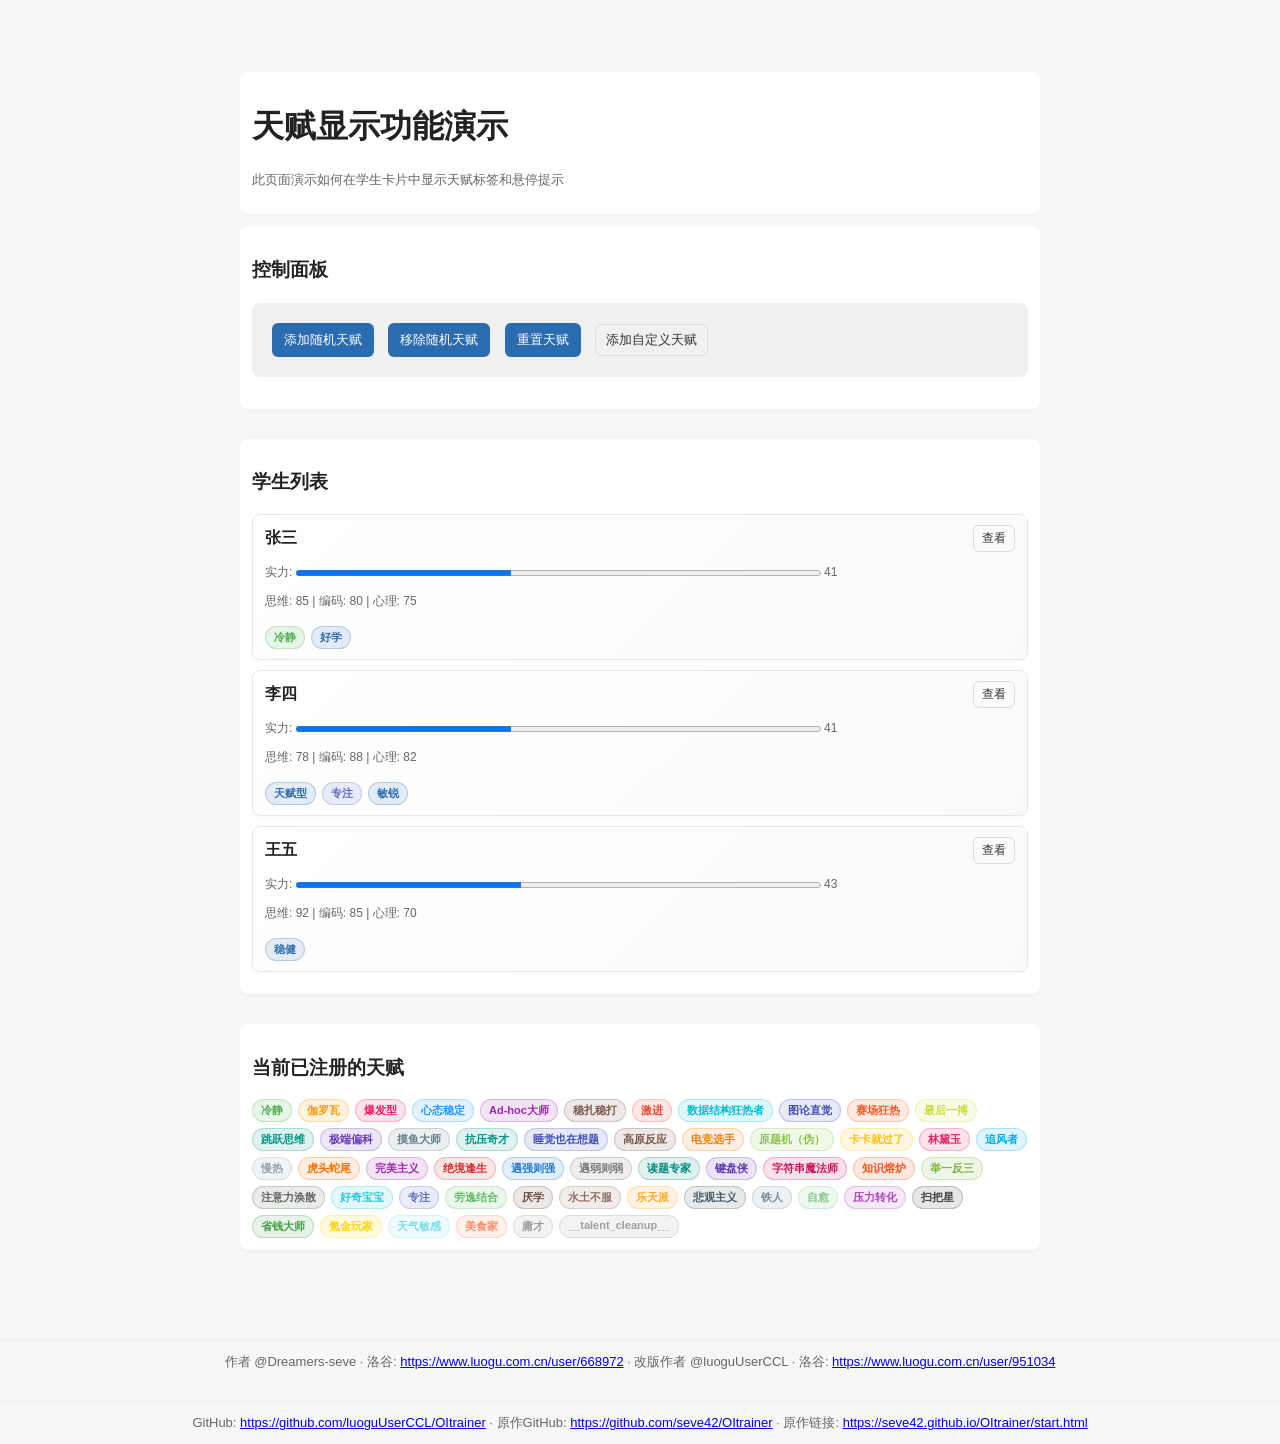
<file: talent-demo.html>
<!DOCTYPE html>
<html lang="zh-CN">
<head>
  <meta charset="UTF-8">
  <meta name="viewport" content="width=device-width, initial-scale=1.0">
  <title>天赋显示功能测试</title>
  <link rel="stylesheet" href="styles.css">
  <style>
    .demo-container {
      max-width: 800px;
      margin: 40px auto;
      padding: 20px;
    }
    .demo-section {
      margin-bottom: 30px;
    }
    .demo-controls {
      margin: 20px 0;
      padding: 15px;
      background: #f0f0f0;
      border-radius: 8px;
    }
    .demo-controls button {
      margin: 5px;
    }
  </style>
<!-- Clarity tracking removed -->
</head>
<body>
  <div class="demo-container">
    <div class="panel">
      <h1>天赋显示功能演示</h1>
      <p class="small muted">此页面演示如何在学生卡片中显示天赋标签和悬停提示</p>
    </div>

    <div class="panel demo-section">
      <h3>控制面板</h3>
      <div class="demo-controls">
        <button class="btn" onclick="addTalent()">添加随机天赋</button>
        <button class="btn" onclick="removeTalent()">移除随机天赋</button>
        <button class="btn" onclick="resetTalents()">重置天赋</button>
        <button class="btn btn-ghost" onclick="addCustomTalent()">添加自定义天赋</button>
      </div>
    </div>

    <div class="panel demo-section">
      <h3>学生列表</h3>
      <div id="student-list"></div>
    </div>

    <div class="panel demo-section">
      <h3>当前已注册的天赋</h3>
      <div id="talent-registry"></div>
    </div>
  </div>

  <script src="lib/constants.js"></script>
  <script src="lib/utils.js"></script>
  <script src="lib/models.js"></script>
  <script src="lib/talent.js"></script>
  <script src="game.js"></script>
  <script src="render.js"></script>
  <script src="debug.js"></script>
  
  <script>
    // 初始化 TalentManager
    window.TalentManager.registerDefaultTalents();

    // 创建示例学生
    const demoStudents = [
      {
        name: '张三',
        thinking: 85,
        coding: 80,
        mental: 75,
        talents: ['冷静', '好学']
      },
      {
        name: '李四',
        thinking: 78,
        coding: 88,
        mental: 82,
        talents: ['天赋型', '专注', '敏锐']
      },
      {
        name: '王五',
        thinking: 92,
        coding: 85,
        mental: 70,
        talents: ['稳健']
      }
    ];

    let students = [];

    function initStudents() {
      students = demoStudents.map(data => {
        const s = new Student(data.name, data.thinking, data.coding, data.mental);
        data.talents.forEach(t => s.addTalent(t));
        return s;
      });
    }

    function renderStudents() {
      const container = document.getElementById('student-list');
      let html = '';

      students.forEach((s, idx) => {
        const comp = Math.floor(s.getComprehensiveAbility());
        
        // 生成天赋标签HTML
        let talentsHtml = '';
        if(s.talents && s.talents.size > 0){
          const talentArray = Array.from(s.talents);
          talentsHtml = talentArray.map(talentName => {
            const talentInfo = window.TalentManager.getTalentInfo(talentName);
            return `<span class="talent-tag" data-talent="${talentName}" style="background-color: ${talentInfo.color}20; color: ${talentInfo.color}; border-color: ${talentInfo.color}40;">
              ${talentName}
              <span class="talent-tooltip">${talentInfo.description}</span>
            </span>`;
          }).join('');
        }

        html += `<div class="student-box" style="margin-bottom:10px">
          <div style="display:flex;justify-content:space-between;align-items:center">
            <div><strong>${s.name}</strong></div>
            <button class="btn btn-ghost" onclick="viewStudent(${idx})" style="padding: 4px 8px; font-size: 12px;">查看</button>
          </div>
          <div class="compact small" style="margin-top:3px">
            实力: <progress value="${comp}" max="100" style="vertical-align:middle;width:70%;"></progress> ${comp}
          </div>
          <div class="compact small" style="margin-top:3px">
            思维: ${s.thinking} | 编码: ${s.coding} | 心理: ${s.mental}
          </div>
          ${talentsHtml ? `<div class="student-talents" style="margin-top:8px">${talentsHtml}</div>` : '<div class="small muted" style="margin-top:8px">暂无天赋</div>'}
        </div>`;
      });

      container.innerHTML = html || '<div class="muted">没有学生</div>';
    }

    function renderTalentRegistry() {
      const container = document.getElementById('talent-registry');
      const registered = window.TalentManager.getRegistered();
      
      let html = '<div class="student-talents" style="flex-wrap: wrap;">';
      registered.forEach(name => {
        const info = window.TalentManager.getTalentInfo(name);
        html += `<span class="talent-tag" style="background-color: ${info.color}20; color: ${info.color}; border-color: ${info.color}40;">
          ${name}
          <span class="talent-tooltip">${info.description}</span>
        </span>`;
      });
      html += '</div>';
      
      container.innerHTML = html;
    }

    // 控制函数
    const availableTalents = ['冷静', '天赋型', '好学', '专注', '敏锐', '稳健', '顽强', '灵活'];

    function addTalent() {
      if (students.length === 0) return;
      const student = students[Math.floor(Math.random() * students.length)];
      const talent = availableTalents[Math.floor(Math.random() * availableTalents.length)];
      
      if (!student.hasTalent(talent)) {
        student.addTalent(talent);
        alert(`为 ${student.name} 添加了天赋：${talent}`);
        renderStudents();
      } else {
        alert(`${student.name} 已经拥有天赋：${talent}`);
      }
    }

    function removeTalent() {
      if (students.length === 0) return;
      const student = students[Math.floor(Math.random() * students.length)];
      const talents = Array.from(student.talents);
      
      if (talents.length === 0) {
        alert(`${student.name} 没有任何天赋可以移除`);
        return;
      }
      
      const talent = talents[Math.floor(Math.random() * talents.length)];
      student.removeTalent(talent);
      alert(`移除了 ${student.name} 的天赋：${talent}`);
      renderStudents();
    }

    function resetTalents() {
      initStudents();
      alert('已重置所有学生的天赋');
      renderStudents();
    }

    function addCustomTalent() {
      const name = prompt('请输入天赋名称：');
      if (!name) return;
      
      const description = prompt('请输入天赋描述：', '这是一个自定义天赋');
      const color = prompt('请输入天赋颜色（十六进制）：', '#2b6cb0');
      
      // 注册自定义天赋
      window.TalentManager.setTalentInfo(name, {
        description: description || '这是一个自定义天赋',
        color: color || '#2b6cb0'
      });
      
      // 给第一个学生添加
      if (students.length > 0) {
        students[0].addTalent(name);
        alert(`已为 ${students[0].name} 添加自定义天赋：${name}`);
      }
      
      renderStudents();
      renderTalentRegistry();
    }

    function viewStudent(idx) {
      const s = students[idx];
      const talents = Array.from(s.talents);
      
      let info = `学生信息：${s.name}\n\n`;
      info += `思维能力: ${s.thinking}\n`;
      info += `编码能力: ${s.coding}\n`;
      info += `心理素质: ${s.mental}\n`;
      info += `综合实力: ${Math.floor(s.getComprehensiveAbility())}\n\n`;
      info += `拥有天赋 (${talents.length}):\n`;
      
      talents.forEach(t => {
        const tInfo = window.TalentManager.getTalentInfo(t);
        info += `  - ${t}: ${tInfo.description}\n`;
      });
      
      alert(info);
    }

    // 初始化
    initStudents();
    renderStudents();
    renderTalentRegistry();

    console.log('天赋显示功能演示已加载！');
    console.log('可用的控制函数：addTalent(), removeTalent(), resetTalents(), addCustomTalent()');
    console.log('学生数组：', students);
  </script>
  <footer style="text-align:center;padding:12px 8px;color:#666;font-size:13px;border-top:1px solid #eee;margin-top:18px">
    作者 @Dreamers-seve · 洛谷: <a href="https://www.luogu.com.cn/user/668972" target="_blank" rel="noopener">https://www.luogu.com.cn/user/668972</a> · 改版作者 @luoguUserCCL · 洛谷: <a href="https://www.luogu.com.cn/user/951034" target="_blank" rel="noopener">https://www.luogu.com.cn/user/951034</a>
  </footer>
  <footer style="text-align:center;padding:12px 8px;color:#666;font-size:13px;border-top:1px solid #eee;margin-top:18px">
    GitHub: <a href="https://github.com/luoguUserCCL/OItrainer" target="_blank" rel="noopener">https://github.com/luoguUserCCL/OItrainer</a> · 原作GitHub: <a href="https://github.com/seve42/OItrainer" target="_blank" rel="noopener">https://github.com/seve42/OItrainer</a> · 原作链接: <a href="https://seve42.github.io/OItrainer/start.html" target="_blank" rel="noopener">https://seve42.github.io/OItrainer/start.html</a>
  </footer>
</body>
</html>
</file>
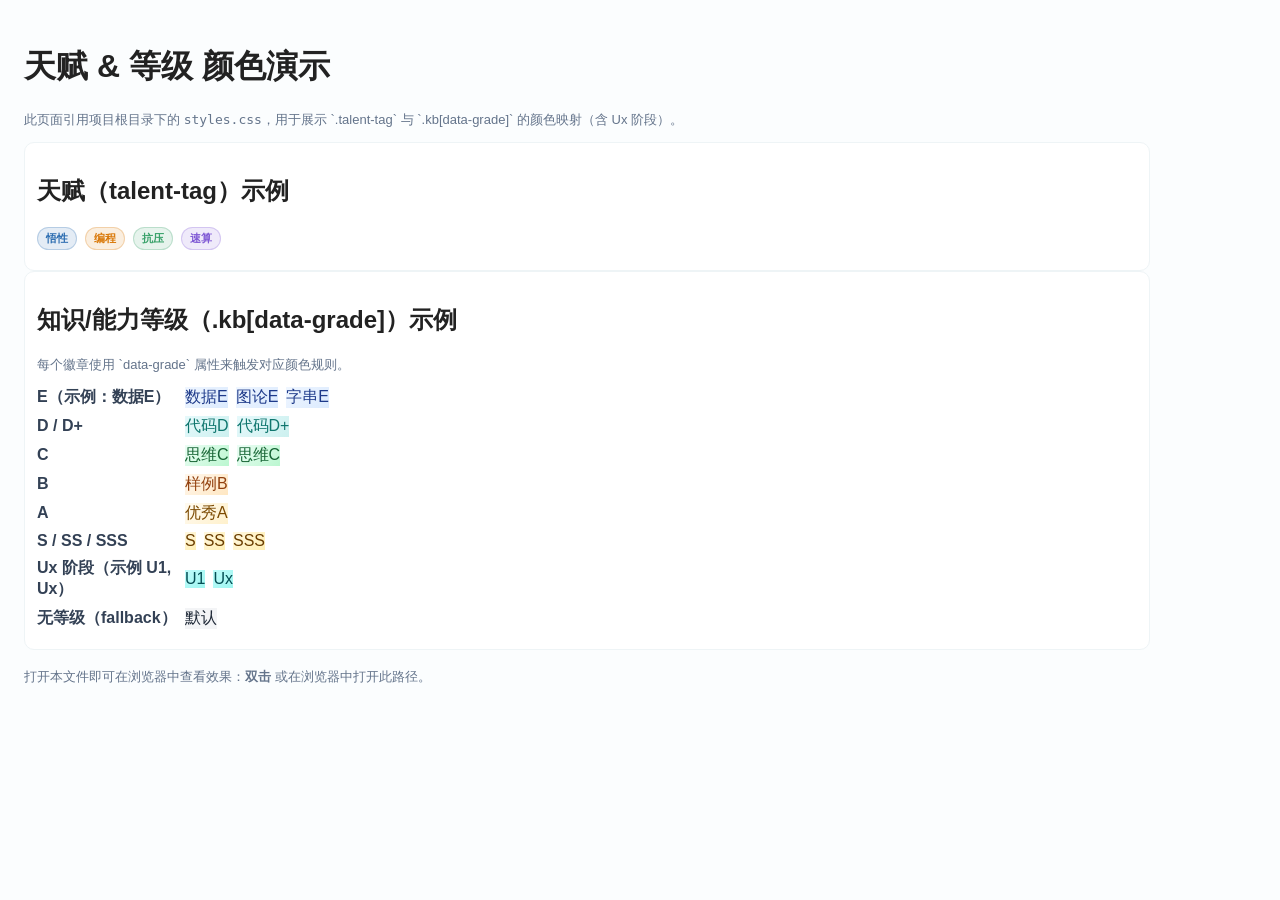
<file: talent-grade-colors-demo.html>
<!doctype html>
<html lang="zh-CN">
<head>
  <meta charset="utf-8" />
  <meta name="viewport" content="width=device-width,initial-scale=1" />
  <title>天赋与等级颜色演示</title>
  <link rel="stylesheet" href="styles.css">
  <style>
    body{padding:24px;font-family: "PingFang SC","Microsoft YaHei",Arial,Helvetica,sans-serif;background:#fbfdfe}
    h2{margin-top:20px}
    .demo-row{display:flex;gap:8px;flex-wrap:wrap;align-items:center;margin:8px 0}
    .demo-section{background:#fff;padding:12px;border-radius:10px;border:1px solid #eef4f6;max-width:1100px}
    .demo-label{width:140px;font-weight:700;color:#334155}
    .note{font-size:13px;color:#64748b}
  </style>
<!-- Clarity tracking removed -->
</head>
<body>
  <h1>天赋 & 等级 颜色演示</h1>
  <p class="note">此页面引用项目根目录下的 <code>styles.css</code>，用于展示 `.talent-tag` 与 `.kb[data-grade]` 的颜色映射（含 Ux 阶段）。</p>

  <div class="demo-section">
    <h2>天赋（talent-tag）示例</h2>
    <div class="demo-row">
      <!-- 示例天赋，script.js 会生成类似结构。颜色通常内联 style 中设置，但我们展示默认类样式 -->
      <span class="talent-tag" data-talent="悟性" style="background-color:#2b6cb020;color:#2b6cb0;border-color:#2b6cb040">悟性<span class="talent-tooltip">示例天赋</span></span>
      <span class="talent-tag" data-talent="编程" style="background-color:#d9770620;color:#d97706;border-color:#d9770640">编程<span class="talent-tooltip">示例天赋</span></span>
      <span class="talent-tag" data-talent="抗压" style="background-color:#38a16920;color:#38a169;border-color:#38a16940">抗压<span class="talent-tooltip">示例天赋</span></span>
      <span class="talent-tag" data-talent="速算" style="background-color:#805ad520;color:#805ad5;border-color:#805ad540">速算<span class="talent-tooltip">示例天赋</span></span>
    </div>
  </div>

  <div class="demo-section">
    <h2>知识/能力等级（.kb[data-grade]）示例</h2>
    <p class="note">每个徽章使用 `data-grade` 属性来触发对应颜色规则。</p>

    <div class="demo-row">
      <div class="demo-label">E（示例：数据E）</div>
      <span class="kb" data-grade="E">数据E</span>
      <span class="kb" data-grade="E">图论E</span>
      <span class="kb" data-grade="E">字串E</span>
    </div>

    <div class="demo-row">
      <div class="demo-label">D / D+</div>
      <span class="kb" data-grade="D">代码D</span>
      <span class="kb" data-grade="D+">代码D+</span>
    </div>

    <div class="demo-row">
      <div class="demo-label">C</div>
      <span class="kb" data-grade="C">思维C</span>
      <span class="kb" data-grade="C">思维C</span>
    </div>

    <div class="demo-row">
      <div class="demo-label">B</div>
      <span class="kb" data-grade="B">样例B</span>
    </div>

    <div class="demo-row">
      <div class="demo-label">A</div>
      <span class="kb" data-grade="A">优秀A</span>
    </div>

    <div class="demo-row">
      <div class="demo-label">S / SS / SSS</div>
      <span class="kb" data-grade="S">S</span>
      <span class="kb" data-grade="SS">SS</span>
      <span class="kb" data-grade="SSS">SSS</span>
    </div>

    <div class="demo-row">
      <div class="demo-label">Ux 阶段（示例 U1, Ux）</div>
      <span class="kb" data-grade="U1">U1</span>
      <span class="kb" data-grade="Ux">Ux</span>
    </div>

    <div class="demo-row">
      <div class="demo-label">无等级（fallback）</div>
      <span class="kb">默认</span>
    </div>
  </div>

  <div style="margin-top:18px" class="note">打开本文件即可在浏览器中查看效果：<strong>双击</strong> 或在浏览器中打开此路径。</div>
</body>
</html>
</file>
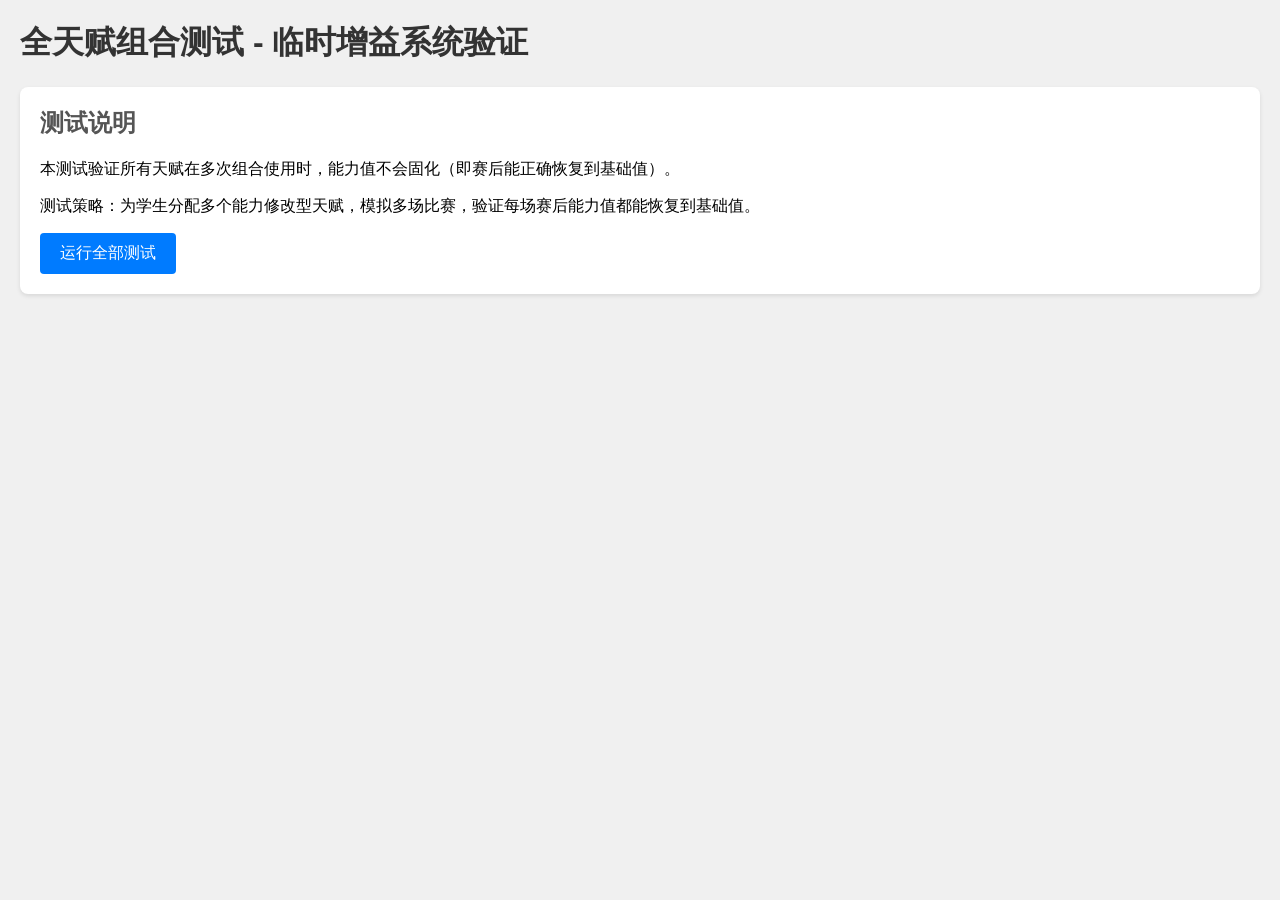
<file: test-all-talents.html>
<!DOCTYPE html>
<html lang="zh-CN">
<head>
    <meta charset="UTF-8">
    <meta name="viewport" content="width=device-width, initial-scale=1.0">
    <title>全天赋组合测试 - OItrainer</title>
    <style>
        body { font-family: Arial, sans-serif; margin: 20px; background: #f0f0f0; }
        .test-section { background: white; padding: 20px; margin: 10px 0; border-radius: 8px; box-shadow: 0 2px 4px rgba(0,0,0,0.1); }
        .test-result { margin: 10px 0; padding: 10px; border-radius: 4px; }
        .test-pass { background: #d4edda; color: #155724; border: 1px solid #c3e6cb; }
        .test-fail { background: #f8d7da; color: #721c24; border: 1px solid #f5c6cb; }
        h1 { color: #333; }
        h2 { color: #555; margin-top: 0; }
        .stats { display: grid; grid-template-columns: repeat(auto-fit, minmax(200px, 1fr)); gap: 10px; margin: 10px 0; }
        .stat-item { background: #e9ecef; padding: 10px; border-radius: 4px; }
        .stat-label { font-weight: bold; color: #495057; }
        .stat-value { font-size: 1.2em; color: #007bff; }
        button { background: #007bff; color: white; border: none; padding: 10px 20px; border-radius: 4px; cursor: pointer; font-size: 16px; }
        button:hover { background: #0056b3; }
        .test-group { margin: 20px 0; }
        .talent-combo { background: #fff3cd; padding: 8px; margin: 5px 0; border-radius: 4px; border-left: 4px solid #ffc107; }
    </style>
</head>
<body>
    <h1>全天赋组合测试 - 临时增益系统验证</h1>
    
    <div class="test-section">
        <h2>测试说明</h2>
        <p>本测试验证所有天赋在多次组合使用时，能力值不会固化（即赛后能正确恢复到基础值）。</p>
        <p>测试策略：为学生分配多个能力修改型天赋，模拟多场比赛，验证每场赛后能力值都能恢复到基础值。</p>
        <button onclick="runAllTests()">运行全部测试</button>
    </div>

    <div id="test-results"></div>

    <script src="lib/utils.js"></script>
    <script src="lib/models.js"></script>
    <script src="lib/constants.js"></script>
    <script src="lib/talent.js"></script>
    <script>
        // 初始化天赋系统
        if (typeof TalentManager !== 'undefined' && TalentManager.init) {
            TalentManager.init();
        }
        
        // 测试结果容器
        const resultsDiv = document.getElementById('test-results');
        let testsPassed = 0;
        let testsFailed = 0;

        function logTest(name, passed, details = '') {
            const div = document.createElement('div');
            div.className = `test-result ${passed ? 'test-pass' : 'test-fail'}`;
            div.innerHTML = `
                <strong>${passed ? '✓ 通过' : '✗ 失败'}: ${name}</strong>
                ${details ? `<br><small>${details}</small>` : ''}
            `;
            resultsDiv.appendChild(div);
            if (passed) testsPassed++;
            else testsFailed++;
        }

        function createTestStudent(talents) {
            const student = new Student('测试学生', 50, 50, 50);
            student.talents = talents;
            return student;
        }

        function simulateMockContest(student, rounds = 1) {
            const results = [];
            
            for (let round = 1; round <= rounds; round++) {
                // 记录赛前基础值
                const beforeBase = {
                    thinking: student._base_thinking,
                    coding: student._base_coding,
                    mental: student._base_mental
                };
                
                // 触发模拟赛开始
                const mockState = {
                    tick: 0,
                    totalTicks: 180,
                    problems: [
                        { id: 0, solved: false, tags: ['DP'] },
                        { id: 1, solved: false, tags: ['图论'] },
                        { id: 2, solved: false, tags: ['字符串'] },
                        { id: 3, solved: false, tags: ['数据结构'] }
                    ],
                    getProblem: function(id) {
                        return this.problems[id];
                    }
                };
                
                if (window.TalentManager && typeof TalentManager.handleStudentEvent === 'function') {
                    TalentManager.handleStudentEvent(student, 'mock_start', { 
                        state: mockState,
                        contestName: '模拟赛'
                    });
                }
                
                // 记录赛中值
                const duringContest = {
                    thinking: student.thinking,
                    coding: student.coding,
                    mental: student.mental
                };
                
                // 模拟一些赛中事件
                if (window.TalentManager && typeof TalentManager.handleStudentEvent === 'function') {
                    // 选题事件
                    TalentManager.handleStudentEvent(student, 'contest_select_problem', {
                        problemId: 0,
                        state: mockState,
                        contestName: '模拟赛'
                    });
                    
                    // 思考事件
                    TalentManager.handleStudentEvent(student, 'contest_thinking', {
                        state: mockState,
                        contestName: '模拟赛'
                    });
                    
                    // 通过子任务事件
                    TalentManager.handleStudentEvent(student, 'contest_pass_subtask', {
                        state: mockState,
                        contestName: '模拟赛',
                        knowledgeType: 'knowledge_dp'
                    });
                    
                    // 后半场
                    mockState.tick = 100;
                    TalentManager.handleStudentEvent(student, 'contest_select_problem', {
                        problemId: 2,
                        state: mockState,
                        contestName: '模拟赛'
                    });
                }
                
                // 清除临时增益（模拟赛结束）
                student.clearTempModifiers();
                if (window.TalentManager && typeof TalentManager.handleStudentEvent === 'function') {
                    TalentManager.handleStudentEvent(student, '__talent_cleanup__', {});
                }
                // 清理天赋状态
                student._talent_state = {};
                
                // 记录赛后值
                const afterBase = {
                    thinking: student._base_thinking,
                    coding: student._base_coding,
                    mental: student._base_mental
                };
                
                const afterActual = {
                    thinking: student.thinking,
                    coding: student.coding,
                    mental: student.mental
                };
                
                results.push({
                    round,
                    beforeBase,
                    duringContest,
                    afterBase,
                    afterActual
                });
            }
            
            return results;
        }

        function verifyNoAbilityCreep(results, baseName) {
            const firstRound = results[0];
            const lastRound = results[results.length - 1];
            
            // 验证基础值没有被修改
            const baseUnchanged = 
                firstRound.beforeBase.thinking === lastRound.afterBase.thinking &&
                firstRound.beforeBase.coding === lastRound.afterBase.coding &&
                firstRound.beforeBase.mental === lastRound.afterBase.mental;
            
            // 验证最终实际值等于基础值（临时增益已清除）
            const actualEqualsBase =
                Math.abs(lastRound.afterActual.thinking - lastRound.afterBase.thinking) < 0.01 &&
                Math.abs(lastRound.afterActual.coding - lastRound.afterBase.coding) < 0.01 &&
                Math.abs(lastRound.afterActual.mental - lastRound.afterBase.mental) < 0.01;
            
            const passed = baseUnchanged && actualEqualsBase;
            
            let details = `初始基础值: 思维=${firstRound.beforeBase.thinking.toFixed(1)}, 编程=${firstRound.beforeBase.coding.toFixed(1)}<br>`;
            details += `最终基础值: 思维=${lastRound.afterBase.thinking.toFixed(1)}, 编程=${lastRound.afterBase.coding.toFixed(1)}<br>`;
            details += `最终实际值: 思维=${lastRound.afterActual.thinking.toFixed(1)}, 编程=${lastRound.afterActual.coding.toFixed(1)}<br>`;
            
            if (!passed) {
                details += `<span style="color: red;">`;
                if (!baseUnchanged) details += `基础值被修改！ `;
                if (!actualEqualsBase) details += `实际值未恢复到基础值！`;
                details += `</span>`;
            }
            
            return { passed, details };
        }

        // 测试用例定义
        const testCases = [
            {
                name: '激进 + 原题机伪',
                talents: ['激进', '原题机伪'],
                rounds: 3
            },
            {
                name: '冷静 + 原题机伪',
                talents: ['冷静', '原题机伪'],
                rounds: 3
            },
            {
                name: '慢热 + 原题机伪',
                talents: ['慢热', '原题机伪'],
                rounds: 3
            },
            {
                name: '激进 + 冷静 + 原题机伪',
                talents: ['激进', '冷静', '原题机伪'],
                rounds: 3
            },
            {
                name: '赛场狂热 + 最后一搏',
                talents: ['赛场狂热', '最后一搏'],
                rounds: 3
            },
            {
                name: '跳跃思维 + 偏科',
                talents: ['跳跃思维', '偏科'],
                rounds: 3
            },
            {
                name: '慢热 + 虎头蛇尾',
                talents: ['慢热', '虎头蛇尾'],
                rounds: 3
            },
            {
                name: '爆发型 + 心态稳定',
                talents: ['爆发型', '心态稳定'],
                rounds: 3
            },
            {
                name: '数据结构狂热者 + 图论直觉',
                talents: ['数据结构狂热者', '图论直觉'],
                rounds: 3
            },
            {
                name: '字符串魔法师 + 知识熔炉',
                talents: ['字符串魔法师', '知识熔炉'],
                rounds: 3
            },
            {
                name: '绝境逢生 + 压力转化',
                talents: ['绝境逢生', '压力转化'],
                rounds: 3
            },
            {
                name: '五天赋组合: 激进+冷静+原题机伪+爆发型+心态稳定',
                talents: ['激进', '冷静', '原题机伪', '爆发型', '心态稳定'],
                rounds: 5
            },
            {
                name: '能力修改型天赋全组合',
                talents: ['激进', '冷静', '原题机伪', '慢热', '虎头蛇尾', '爆发型', '心态稳定', '赛场狂热'],
                rounds: 5
            }
        ];

        function runAllTests() {
            // 清空结果
            resultsDiv.innerHTML = '';
            testsPassed = 0;
            testsFailed = 0;
            
            const startTime = Date.now();
            
            // 创建测试组
            const testGroup = document.createElement('div');
            testGroup.className = 'test-group';
            testGroup.innerHTML = '<h2>天赋组合测试结果</h2>';
            resultsDiv.appendChild(testGroup);
            
            // 运行每个测试用例
            testCases.forEach(testCase => {
                const comboDiv = document.createElement('div');
                comboDiv.className = 'talent-combo';
                comboDiv.innerHTML = `<strong>测试组合:</strong> ${testCase.talents.join(' + ')} (${testCase.rounds}场)`;
                resultsDiv.appendChild(comboDiv);
                
                try {
                    const student = createTestStudent(testCase.talents);
                    const results = simulateMockContest(student, testCase.rounds);
                    const verification = verifyNoAbilityCreep(results, testCase.name);
                    
                    logTest(testCase.name, verification.passed, verification.details);
                } catch (error) {
                    logTest(testCase.name, false, `异常: ${error.message}`);
                    console.error(error);
                }
            });
            
            // 显示统计
            const elapsed = Date.now() - startTime;
            const statsDiv = document.createElement('div');
            statsDiv.className = 'test-section';
            statsDiv.innerHTML = `
                <h2>测试统计</h2>
                <div class="stats">
                    <div class="stat-item">
                        <div class="stat-label">总测试数</div>
                        <div class="stat-value">${testsPassed + testsFailed}</div>
                    </div>
                    <div class="stat-item">
                        <div class="stat-label">通过</div>
                        <div class="stat-value" style="color: #28a745;">${testsPassed}</div>
                    </div>
                    <div class="stat-item">
                        <div class="stat-label">失败</div>
                        <div class="stat-value" style="color: #dc3545;">${testsFailed}</div>
                    </div>
                    <div class="stat-item">
                        <div class="stat-label">通过率</div>
                        <div class="stat-value">${((testsPassed / (testsPassed + testsFailed) * 100) || 0).toFixed(1)}%</div>
                    </div>
                    <div class="stat-item">
                        <div class="stat-label">耗时</div>
                        <div class="stat-value">${elapsed}ms</div>
                    </div>
                </div>
            `;
            resultsDiv.appendChild(statsDiv);
        }

        // 页面加载完成后自动运行测试
        window.addEventListener('load', () => {
            console.log('测试页面已加载，点击按钮开始测试');
        });
    </script>
</body>
</html>
</file>
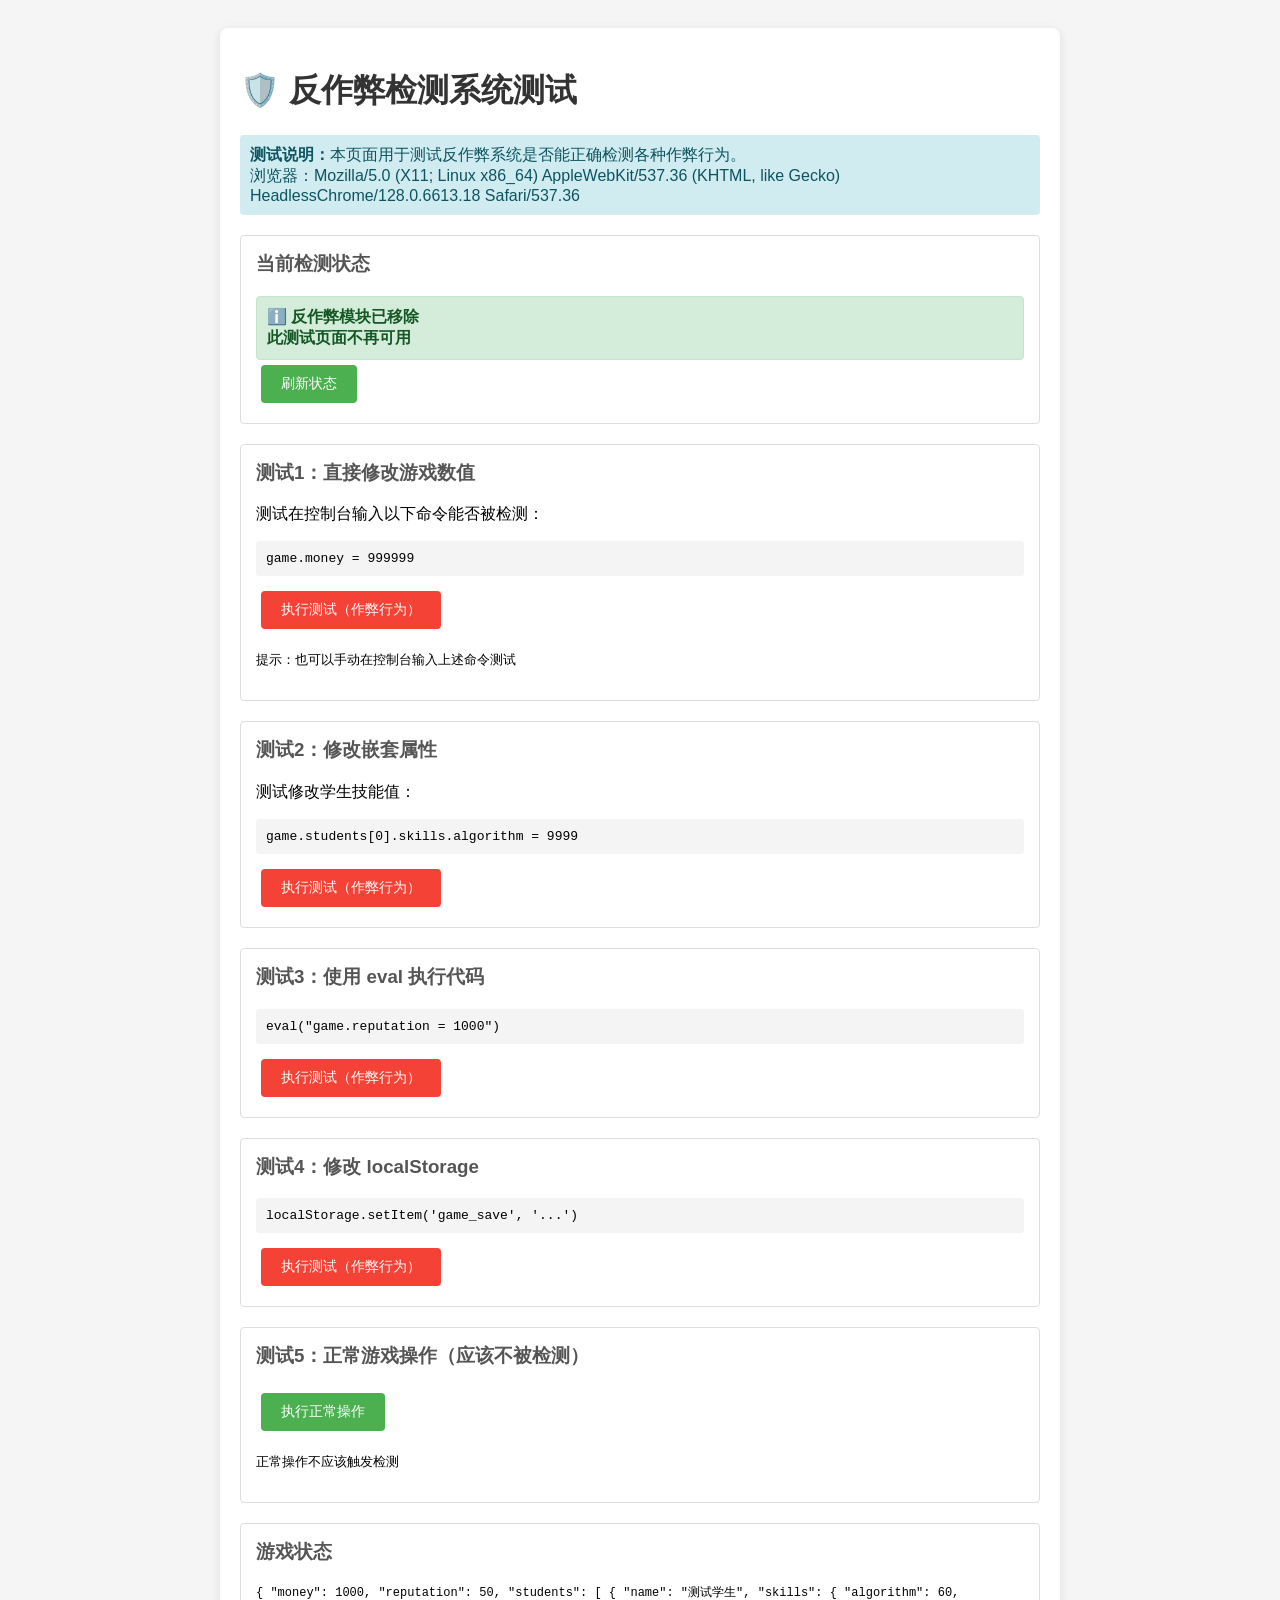
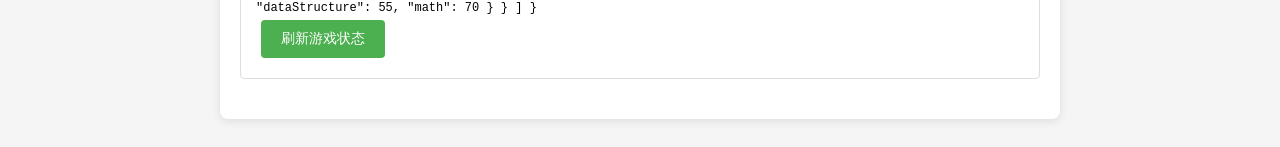
<file: test-cheat-detection.html>
<!DOCTYPE html>
<html lang="zh-CN">
<head>
  <meta charset="UTF-8">
  <meta name="viewport" content="width=device-width, initial-scale=1.0">
  <title>反作弊检测测试</title>
  <style>
    body {
      font-family: Arial, sans-serif;
      padding: 20px;
      background-color: #f5f5f5;
    }
    .container {
      max-width: 800px;
      margin: 0 auto;
      background: white;
      padding: 20px;
      border-radius: 8px;
      box-shadow: 0 2px 10px rgba(0,0,0,0.1);
    }
    h1 {
      color: #333;
    }
    .test-section {
      margin: 20px 0;
      padding: 15px;
      border: 1px solid #ddd;
      border-radius: 4px;
    }
    .test-section h3 {
      margin-top: 0;
      color: #555;
    }
    button {
      padding: 10px 20px;
      margin: 5px;
      cursor: pointer;
      background-color: #4CAF50;
      color: white;
      border: none;
      border-radius: 4px;
      font-size: 14px;
    }
    button:hover {
      background-color: #45a049;
    }
    button.danger {
      background-color: #f44336;
    }
    button.danger:hover {
      background-color: #da190b;
    }
    .status {
      margin-top: 10px;
      padding: 10px;
      border-radius: 4px;
      font-weight: bold;
    }
    .status.safe {
      background-color: #d4edda;
      color: #155724;
      border: 1px solid #c3e6cb;
    }
    .status.detected {
      background-color: #f8d7da;
      color: #721c24;
      border: 1px solid #f5c6cb;
    }
    .code-block {
      background-color: #f4f4f4;
      padding: 10px;
      border-radius: 4px;
      font-family: 'Courier New', monospace;
      margin: 10px 0;
      font-size: 13px;
    }
    .info {
      background-color: #d1ecf1;
      color: #0c5460;
      padding: 10px;
      border-radius: 4px;
      margin: 10px 0;
    }
  </style>
</head>
<body>
  <div class="container">
    <h1>🛡️ 反作弊检测系统测试</h1>
    
    <div class="info">
      <strong>测试说明：</strong>本页面用于测试反作弊系统是否能正确检测各种作弊行为。<br>
      浏览器：<span id="browser-info"></span>
    </div>

    <div class="test-section">
      <h3>当前检测状态</h3>
      <div id="status" class="status safe">正在初始化...</div>
      <button onclick="checkStatus()">刷新状态</button>
    </div>

    <div class="test-section">
      <h3>测试1：直接修改游戏数值</h3>
      <p>测试在控制台输入以下命令能否被检测：</p>
      <div class="code-block">game.money = 999999</div>
      <button class="danger" onclick="testDirectModification()">执行测试（作弊行为）</button>
      <p><small>提示：也可以手动在控制台输入上述命令测试</small></p>
    </div>

    <div class="test-section">
      <h3>测试2：修改嵌套属性</h3>
      <p>测试修改学生技能值：</p>
      <div class="code-block">game.students[0].skills.algorithm = 9999</div>
      <button class="danger" onclick="testNestedModification()">执行测试（作弊行为）</button>
    </div>

    <div class="test-section">
      <h3>测试3：使用 eval 执行代码</h3>
      <div class="code-block">eval("game.reputation = 1000")</div>
      <button class="danger" onclick="testEval()">执行测试（作弊行为）</button>
    </div>

    <div class="test-section">
      <h3>测试4：修改 localStorage</h3>
      <div class="code-block">localStorage.setItem('game_save', '...')</div>
      <button class="danger" onclick="testLocalStorage()">执行测试（作弊行为）</button>
    </div>

    <div class="test-section">
      <h3>测试5：正常游戏操作（应该不被检测）</h3>
      <button onclick="testNormalOperation()">执行正常操作</button>
      <p><small>正常操作不应该触发检测</small></p>
    </div>

    <div class="test-section">
      <h3>游戏状态</h3>
      <div id="game-state" style="font-family: monospace; font-size: 12px;"></div>
      <button onclick="updateGameState()">刷新游戏状态</button>
    </div>
  </div>

  <script>
    // 模拟游戏对象
    function GameState() {
      this.money = 1000;
      this.reputation = 50;
      this.students = [
        {
          name: '测试学生',
          skills: {
            algorithm: 60,
            dataStructure: 55,
            math: 70
          }
        }
      ];
    }

    // 初始化游戏
    window.game = new GameState();

    // 显示浏览器信息
    document.getElementById('browser-info').textContent = navigator.userAgent;

    // 检查状态
    function checkStatus() {
      const statusEl = document.getElementById('status');
      statusEl.className = 'status safe';
      statusEl.innerHTML = `
        ℹ️ <strong>反作弊模块已移除</strong><br>
        此测试页面不再可用
      `;
    }

    // 测试1：直接修改
    function testDirectModification() {
      console.log('=== 反作弊模块已移除 ===');
      alert('反作弊模块已被移除，此测试不再可用');
    }

    // 测试2：嵌套属性修改
    function testNestedModification() {
      console.log('=== 反作弊模块已移除 ===');
      alert('反作弊模块已被移除，此测试不再可用');
    }

    // 测试3：eval
    function testEval() {
      console.log('=== 测试3：使用 eval ===');
      eval("game.reputation = 1000");
      console.log('已使用 eval 修改 game.reputation = 1000');
      setTimeout(checkStatus, 500);
    }

    // 测试4：localStorage
    function testLocalStorage() {
      console.log('=== 测试4：修改 localStorage ===');
      localStorage.setItem('game_test', JSON.stringify({money: 999999}));
      console.log('已修改 localStorage');
      setTimeout(checkStatus, 500);
    }

    // 测试5：正常操作
    function testNormalOperation() {
      console.log('=== 测试5：正常游戏操作 ===');
      console.log('=== 反作弊模块已移除 ===');
      alert('反作弊模块已被移除，此测试不再可用');
    }

    function normalGameFunction() {
      // 模拟正常的游戏函数修改数值
      window.game.money += 100;
      window.game.reputation += 1;
      console.log('正常操作：金钱+100, 声誉+1');
    }

    // 更新游戏状态显示
    function updateGameState() {
      const stateEl = document.getElementById('game-state');
      stateEl.textContent = JSON.stringify(window.game, null, 2);
    }

    // 初始化
    setTimeout(() => {
      console.log('反作弊模块已被移除');
      console.log('当前浏览器:', navigator.userAgent);
      checkStatus();
      updateGameState();
    }, 500);
  </script>
</body>
</html>
</file>
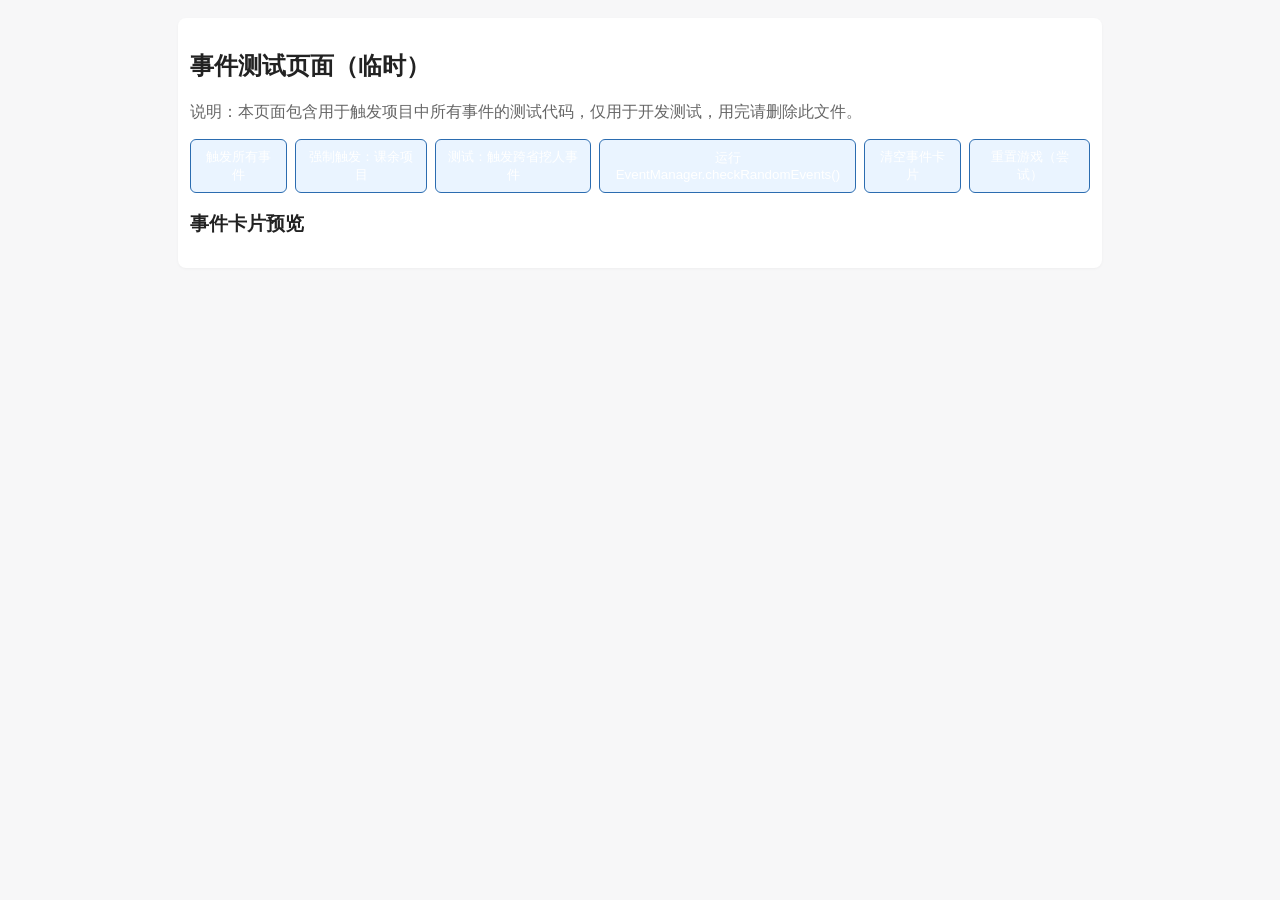
<file: test-events.html>
<!doctype html>
<html lang="zh-CN">
<head>
  <meta charset="utf-8" />
  <meta name="viewport" content="width=device-width,initial-scale=1" />
  <title>事件测试（临时） - 用完即删</title>
  <link rel="stylesheet" href="styles.css">
  <style>
    body{padding:18px;font-family:Segoe UI, Roboto, "Helvetica Neue", Arial}
    .panel{max-width:900px;margin:0 auto}
    .btn{padding:8px 12px;border-radius:6px;border:1px solid #2b6cb0;background:#eaf4ff;cursor:pointer}
    .row{display:flex;gap:8px;flex-wrap:wrap}
    #event-cards-container{margin-top:12px}
    .hint{color:#666;margin-top:8px}
  </style>
<!-- Clarity tracking removed -->
</head>
<body>
  <div class="panel">
    <h2>事件测试页面（临时）</h2>
    <p class="hint">说明：本页面包含用于触发项目中所有事件的测试代码，仅用于开发测试，用完请删除此文件。</p>

    <div class="row">
      <button id="btn-trigger-all" class="btn">触发所有事件</button>
      <button id="btn-force-webproject" class="btn">强制触发：课余项目</button>
      <button id="btn-trigger-poaching" class="btn">测试：触发跨省挖人事件</button>
      <button id="btn-trigger-random" class="btn">运行 EventManager.checkRandomEvents()</button>
      <button id="btn-clear-events" class="btn">清空事件卡片</button>
      <button id="btn-reset-game" class="btn">重置游戏（尝试）</button>
    </div>

    <div id="outputs" style="margin-top:12px"></div>

    <h3 style="margin-top:18px">事件卡片预览</h3>
    <div id="event-cards-container"></div>

    <script src="events.js"></script>
    <script src="lib/constants.js"></script>
    <script src="lib/utils.js"></script>
    <script src="lib/models.js"></script>
    <script src="lib/talent.js"></script>
    <script src="lib/competitions.js"></script>
    <script src="lib/contest-ui.js"></script>
    <script src="lib/contest-integration.js"></script>
    <script src="game.js"></script>
<script src="render.js"></script>
<script src="debug.js"></script>

    <script>
      // Test helper: build a minimal game state if not already present
      function ensureGame(){
        if(window.game) return window.game;
        try{ window.game = new GameState(); }catch(e){
          // minimal fallback
          window.game = { week:1, budget:50000, reputation:50, students: [ {name:'张三', active:true, pressure:10, thinking:40, coding:40, comfort:80}, {name:'李四', active:true, pressure:20, thinking:50, coding:50, comfort:80} ], province_name: '广东', temperature: 25 };
        }
        return window.game;
      }

      function appendOut(txt){ const d = document.createElement('div'); d.innerText = txt; document.getElementById('outputs').prepend(d); }

      document.getElementById('btn-clear-events').addEventListener('click', ()=>{ recentEvents.splice(0); renderEventCards(); appendOut('已清空事件卡片'); });

      <!-- 已移除：测试选择事件（用于开发验证）的按钮与处理逻辑 -->

      document.getElementById('btn-reset-game').addEventListener('click', ()=>{ try{ 
          try{ console.debug('Test page reset: will remove oi_coach_save, exists:', (localStorage.getItem('oi_coach_save') !== null)); }catch(e){}
          localStorage.removeItem('oi_coach_save'); location.reload(); 
        }catch(e){ appendOut('重置失败: '+e.message); } });

      document.getElementById('btn-trigger-random').addEventListener('click', ()=>{
        ensureGame();
        if(window.EventManager && typeof window.EventManager.checkRandomEvents === 'function'){
          try{ window.EventManager.checkRandomEvents(window.game); appendOut('已运行 EventManager.checkRandomEvents()'); renderAll(); }catch(e){ appendOut('运行失败: '+e.message); }
        } else appendOut('EventManager 未找到');
      });

      // 新增：专用测试按钮 - 构造满足条件的 careerCompetitions 并触发 poaching_offer
      document.getElementById('btn-trigger-poaching').addEventListener('click', ()=>{
        const g = ensureGame();
        // 确保有一名学生
        if(!Array.isArray(g.students) || g.students.length === 0){ g.students = [{ name: '测试生', active: true, thinking: 90, coding: 90, mental: 80, pressure: 20, comfort: 80 }]; }
        const target = g.students[0];
        // 设置当前周
        g.week = g.week || 1;
        // 构造 careerCompetitions 记录：NOIP 满分触发
        if(!g.careerCompetitions) g.careerCompetitions = [];
        // remove old test records with same name to avoid duplicate
        g.careerCompetitions = g.careerCompetitions.filter(r => !(r.entries && r.entries.some(e=>e.name === target.name && (r.name === 'NOIP' || r.name === '省选'))));
        // push a NOIP full-score record
        g.careerCompetitions.push({ week: g.week, name: 'NOIP', passedCount: 1, totalStudents: 1, entries: [{ name: target.name, score: 400 }] });
        appendOut(`已插入测试比赛记录：${target.name} 在 NOIP 得到满分 400（周 ${g.week}）`);

        // Ensure EventManager has been initialized with registerDefaultEvents earlier in script.js; now trigger checks
        try{
          if(window.EventManager && typeof window.EventManager.checkRandomEvents === 'function'){
            window.EventManager.checkRandomEvents(g);
            appendOut('已调用 EventManager.checkRandomEvents(window.game)');
          } else {
            appendOut('EventManager 未就绪：无法运行 checkRandomEvents');
          }
        }catch(e){ appendOut('运行 EventManager 失败: ' + e.message); }
      });

      document.getElementById('btn-trigger-all').addEventListener('click', ()=>{
        const g = ensureGame();
        // Prepare ctx similar to registerDefaultEvents
        const ctx = { game: g, PROVINCES: window.PROVINCES, constants: window, utils: window, log: console.log };
        if(!window.EventManager || !window.EventManager._events) return appendOut('EventManager 或事件列表未加载');

        // For events that cache per-student rolls in check(), we must call check(ctx) first
        window.EventManager._events.forEach(evt => {
          try{
            appendOut(`检查事件: ${evt.id} (${evt.name || ''})`);
            const shouldRun = (typeof evt.check === 'function') ? !!evt.check(ctx) : false;
            appendOut(`  check => ${shouldRun}`);
            const res = shouldRun && typeof evt.run === 'function' ? evt.run(ctx) : null;
            appendOut(`  run 返回: ${String(res)}`);
          }catch(e){ appendOut(`  执行失败: ${e.message}`); }
        });
        try{ renderAll(); }catch(e){}
        try{ renderEventCards(); }catch(e){}
      });

      // Force-trigger helper: trigger web_game_project for first active student
      document.getElementById('btn-force-webproject').addEventListener('click', ()=>{
        const g = ensureGame();
        const ctx = { game: g, PROVINCES: window.PROVINCES, constants: window, utils: window, log: console.log };
        if(!window.EventManager || !window.EventManager._events) return appendOut('EventManager 未加载');
        const evt = window.EventManager._events.find(e=>e.id === 'web_game_project');
        if(!evt) return appendOut('未找到 web_game_project 事件');
        // force a single student as triggered
        const active = (g.students || []).filter(s=>s && s.active !== false);
        if(active.length === 0) return appendOut('没有可用学生');
        evt._pendingTriggered = [ active[0] ];
        appendOut('已设置 pendingTriggered，调用 run');
        try{
          const res = evt.run && evt.run(ctx);
          appendOut('run 返回: ' + String(res));
          try{ renderAll(); }catch(e){}
        }catch(e){ appendOut('执行失败: ' + e.message); }
      });

      // Expose convenience
      window.appendOut = appendOut;
    </script>
  </div>
</body>
</html>
</file>
<file: styles.css>
:root{--bg:#f7f7f8;--card:#ffffff;--muted:#666;--accent:#2b6cb0}
/* 全局允许横向滚动以避免在极窄视口下布局被强制换行/错位。
   同时保留 .prevent-horizontal-collapse 作为可选类（向后兼容）。 */
html, body {
  overflow-x: auto;
}

.prevent-horizontal-collapse {
  overflow-x: auto;
}

/* 给主容器设置一个保守的最小宽度，防止在极窄视口下组件互相覆盖或换行异常。
  这个值可以根据需要调整（例如 640px 或 720px），这里采用 640px 作为保守起点。 */
.container{min-width:640px}

/* 如果你希望只在窄屏设备上启用滚动，可以在 HTML 上添加 .prevent-horizontal-collapse 类。
  例如： <html class="prevent-horizontal-collapse"> 或 <body class="prevent-horizontal-collapse"> */

body{font-family: "PingFang SC","Microsoft YaHei",Arial,Helvetica,sans-serif;background:var(--bg);margin:0;color:#222}
.container{max-width:1100px;margin:20px auto;padding:16px}
header{background:var(--card);border-radius:8px;padding:16px;box-shadow:0 1px 3px rgba(0,0,0,.06);display:flex;align-items:center;justify-content:space-between;gap:12px}
header h1{margin:0;font-size:18px}
.topline{display:flex;gap:12px;align-items:center;flex-wrap:wrap}
.topline .small{white-space:nowrap}
.topline #header-weather, .topline #header-next-competition{opacity:0.95}
/* 经费低于阈值时的高亮样式 */
.low-funds{ color: #c53030 !important; background: linear-gradient(90deg, rgba(229,62,62,0.04), rgba(255,255,255,0)); padding: 4px 8px; border-radius:6px; font-weight:800 }
.panel{background:var(--card);border-radius:8px;padding:12px;margin-top:12px;box-shadow:0 1px 3px rgba(0,0,0,.04)}
.row{display:flex;gap:12px;flex-wrap:wrap}
.col{flex:1;min-width:240px}
.small{font-size:13px;color:var(--muted)}
.btn{background:var(--accent);color:#fff;border:none;padding:8px 12px;border-radius:6px;cursor:pointer;display:inline-block;text-decoration:none}
.btn:disabled{opacity:.5;cursor:not-allowed}
.btn-ghost{background:transparent;border:1px solid #ddd;color:#333;padding:6px 10px;border-radius:6px;cursor:pointer}
ul.list{list-style:none;padding:0;margin:0}
li.item{padding:6px 8px;border-bottom:1px dashed #eee;display:flex;justify-content:space-between;align-items:center}
label.block{display:block;margin:6px 0;font-weight:600}
input[type="number"], select, input[type="text"]{width:100%;padding:6px;border:1px solid #ddd;border-radius:6px}
.muted{color:var(--muted);font-size:13px}
.stat{font-weight:700}
.facility-grid{display:grid;grid-template-columns:repeat(3,1fr);gap:8px}
/* province selection grid */
.prov-grid{display:grid;grid-template-columns:repeat(auto-fit,minmax(90px,1fr));gap:6px;margin-top:4px}
.prov-btn{background:var(--accent);color:#fff;border:none;padding:5px 6px;border-radius:4px;cursor:pointer;display:block;text-align:center;white-space:normal}
.prov-btn.selected{background:#fff;color:var(--accent);border:2px solid rgba(43,108,176,0.18);box-shadow:0 4px 14px rgba(43,108,176,0.06);}
/* option card (used in entertainment modal) */
.option-card{transition:all 180ms ease;border:1px solid #e6e6e6;background:#fff}
.option-card:hover{transform:translateY(-2px);box-shadow:0 4px 10px rgba(0,0,0,0.04)}
.option-card.selected{border-color:var(--accent);background:linear-gradient(180deg, rgba(43,108,176,0.04), rgba(43,108,176,0.02));box-shadow:none;transform:none}
/* theme swatches */
.theme-swatch{display:inline-block;width:16px;height:16px;border-radius:50%;cursor:pointer;margin-left:4px;border:1px solid #ccc;vertical-align:middle}
body.theme-red{--accent:#e53e3e;--bg:#fff5f5;--card:#ffffff;--muted:#666}
body.theme-green{--accent:#38a169;--bg:#f0fff4;--card:#ffffff;--muted:#666}
body.theme-purple{--accent:#805ad5;--bg:#faf5ff;--card:#ffffff;--muted:#666}
.facility{padding:8px;border-radius:6px;border:1px solid #eee;background:#fafafa;text-align:center}
.fac-label{font-weight:700;margin-bottom:6px}
.fac-action{margin-top:8px}
.btn.upgrade{background:#38a169;color:#fff;padding:6px 8px;font-size:13px;border-radius:6px}
.btn.upgrade.ghost{background:transparent;border:1px solid #ddd;color:#333}
.modal{position:fixed;left:0;top:0;right:0;bottom:0;background:rgba(0,0,0,.45);display:flex;align-items:center;justify-content:center;z-index:999}
.dialog{width:820px;max-width:96%;background:#fff;padding:18px;border-radius:10px;max-height:85vh;overflow:auto;position:relative}
.dialog h3{margin-top:0}
.flex-between{display:flex;justify-content:space-between;align-items:center}
footer{margin-top:16px;text-align:center;color:var(--muted)}
.tag{display:inline-block;padding:4px 8px;border-radius:999px;background:#eef6ff;color:#1b4f8a;font-size:12px;margin-left:6px}
.warn{color:#b45309}
.diff-tag{padding:3px 8px;border-radius:999px;font-weight:700;font-size:12px;margin-left:6px}
/* 颜色按照要求：底色为对应颜色，字体颜色根据可读性调整 */
.diff-beginner{background:#fff0f0;color:#c53030;border:1px solid rgba(197, 48, 48, 0.12)} /* 入门：红色字体 */
.diff-popular-low{background:#fff7f0;color:#d97706;border:1px solid rgba(217,119,6,0.12)} /* 普及-：橙色字体 */
.diff-popular-high{background:#fffbe6;color:#b77900;border:1px solid rgba(183,121,0,0.12)} /* 普及+提高：黄色字体 */
.diff-advanced-low{background:#f0f8ff;color:#2563eb;border:1px solid rgba(37,99,235,0.12)} /* 提高+省选-：蓝色字体 */
.diff-provincial{background:#faf5ff;color:#6b21a8;border:1px solid rgba(107,33,168,0.12)} /* 省选 / NOI-：紫色字体 */
.diff-noi{background:#f5f5f5;color:#0f172a;border:1px solid rgba(15,23,42,0.06)} /* NOI/NOI+/CTSC：黑色字体 */

/* 新增：七色难度语义类（红/橙/黄/绿/蓝/紫/黑） */
.diff-red{background: #fff0f0; color: #c53030; border: 1px solid rgba(197,48,48,0.12)}
.diff-orange{background: #fff7ed; color: #d97706; border: 1px solid rgba(217,119,6,0.12)}
.diff-yellow{background: #fffbe6; color: #b77900; border: 1px solid rgba(183,121,0,0.12)}
.diff-green{background: #f0fff4; color: #2f855a; border: 1px solid rgba(47,133,90,0.12)}
.diff-blue{background: #f0f8ff; color: #2563eb; border: 1px solid rgba(37,99,235,0.12)}
.diff-purple{background: #faf5ff; color: #6b21a8; border: 1px solid rgba(107,33,168,0.12)}
.diff-black{background: #f5f5f5; color: #0f172a; border: 1px solid rgba(15,23,42,0.06)}
.status-row{display:flex;gap:12px;flex-wrap:wrap}
/* ========== 优化后的学生卡片样式（紧凑横条布局） ========== */
.student-box {
  position: relative;
  border: 1px solid #e5e7eb;
  padding: 10px 12px;
  border-radius: 8px;
  background: linear-gradient(135deg, #ffffff 0%, #f9fafb 100%);
  margin-bottom: 8px;
  box-shadow: 0 1px 3px rgba(0,0,0,0.03);
  transition: all 0.2s cubic-bezier(0.4, 0, 0.2, 1);
  display: flex;
  flex-direction: column;
  gap: 8px;
}

.student-box:hover {
  box-shadow: 0 3px 8px rgba(0,0,0,0.08);
  transform: translateY(-1px);
  border-color: #cbd5e0;
}

/* 劝退按钮 - 紧凑设计 */
.evict-btn {
  position: absolute;
  top: 8px;
  right: 8px;
  background: linear-gradient(135deg, #fc8181 0%, #e53e3e 100%);
  color: #fff;
  border: none;
  padding: 3px 8px;
  border-radius: 5px;
  font-size: 10px;
  font-weight: 600;
  cursor: pointer;
  /* 降低显示优先级，确保模态/提示等能覆盖该按钮 */
  z-index: 0;
  box-shadow: 0 1px 3px rgba(229,62,62,0.2);
  transition: all 0.2s ease;
  opacity: 0;
}

.student-box:hover .evict-btn {
  opacity: 1;
}

.evict-btn:hover {
  background: linear-gradient(135deg, #e53e3e 0%, #c53030 100%);
  box-shadow: 0 2px 6px rgba(229,62,62,0.3);
  transform: scale(1.05);
}

.evict-btn:disabled {
  opacity: 0.4;
  cursor: not-allowed;
  transform: none;
}

/* 学生卡片头部 - 紧凑横向布局 */
.student-box .student-header {
  display: flex;
  align-items: center;
  justify-content: space-between;
  gap: 12px;
  padding-right: 50px; /* 为劝退按钮留空间 */
}

.student-box .student-name {
  font-size: 15px;
  font-weight: 700;
  color: #1a202c;
  margin: 0;
  display: flex;
  align-items: center;
  gap: 6px;
  flex-shrink: 0;
}

.student-box .student-status {
  display: flex;
  align-items: center;
  gap: 6px;
  flex-shrink: 0;
}

/* 压力标签 - 紧凑设计 */
.label-pill {
  display: inline-flex;
  align-items: center;
  padding: 3px 8px;
  border-radius: 10px;
  background: #f3f4f6;
  color: #4a5568;
  font-size: 11px;
  font-weight: 600;
  border: 1px solid rgba(0,0,0,0.05);
}

.label-pill.pressure-low {
  background: transparent !important;
  border-color: transparent !important;
  color: #22543d !important; /* 绿色文字 */
  padding: 0 4px !important;
}

.label-pill.pressure-mid {
  background: transparent !important;
  border-color: transparent !important;
  color: #bfa100 !important; /* 黄色文字 */
  padding: 0 4px !important;
}

.label-pill.pressure-high {
  background: transparent !important;
  border-color: transparent !important;
  color: #c62828 !important; /* 红色文字 */
  padding: 0 4px !important;
}

.label-pill.pressure-tendency {
  background: #fff5f5 !important;
  border-color: #feb2b2 !important;
  color: #e53e3e !important; /* 深红色文字 */
  padding: 2px 6px !important;
  font-weight: 700 !important;
}

/* 生病状态警告 */
.warn {
  color: #e53e3e;
  font-weight: 700;
  font-size: 11px;
  background: #fff5f5;
  padding: 2px 6px;
  border-radius: 6px;
  border: 1px solid #feb2b2;
}
.score{font-weight:700}
.compact{font-size:13px}
.stars{color:#d97706}
table{width:100%;border-collapse:collapse}
th,td{padding:6px;border:1px solid #eee;text-align:center}
.label-pill{display:inline-block;padding:0 4px;border-radius:4px;background:transparent;color:#111;font-size:13px}
.label-pill.pressure-low{background:transparent;color:#22543d}
.label-pill.pressure-mid{background:transparent;color:#bfa100}
.label-pill.pressure-high{background:transparent;color:#c62828}
.highlight-next-comp{background: #fffde7; color: #d84315; padding: 2px 6px; border-radius: 5px; font-weight: bold}
.next-panel{margin-top:8px;padding:8px;border-radius:6px}
/* 知识点徽章 - 紧凑横向布局 */
.knowledge-badges {
  display: inline-flex;
  gap: 4px;
  flex-wrap: wrap;
  align-items: center;
  margin: 0;
}

.knowledge-badges .kb {
  display: inline-flex;
  align-items: center;
  min-width: 26px;
  padding: 2px 6px;
  border-radius: 6px;
  background: linear-gradient(135deg, #edf2f7 0%, #e2e8f0 100%);
  color: #2d3748;
  font-weight: 700;
  font-size: 10px;
  text-align: center;
  border: 1px solid #cbd5e0;
  transition: all 0.12s ease;
  cursor: help;
  position: relative;
}

.knowledge-badges .kb:hover {
  background: linear-gradient(135deg, #bee3f8 0%, #90cdf4 100%);
  border-color: #4299e1;
  transform: translateY(-1px);
  box-shadow: 0 2px 6px rgba(66, 153, 225, 0.12);
  z-index: 1;
}

/* 知识点等级颜色 */
.knowledge-badges .kb[data-grade="S"],
.knowledge-badges .kb[data-grade="A"] {
  background: linear-gradient(135deg, #fef3c7 0%, #fde68a 100%);
  border-color: #f59e0b;
  color: #78350f;
}

.knowledge-badges .kb[data-grade="B"],
.knowledge-badges .kb[data-grade="C"] {
  background: linear-gradient(135deg, #dbeafe 0%, #bfdbfe 100%);
  border-color: #60a5fa;
  color: #1e3a8a;
}

.knowledge-badges .kb[data-grade="D"],
.knowledge-badges .kb[data-grade="E"] {
  background: linear-gradient(135deg, #f3f4f6 0%, #e5e7eb 100%);
  border-color: #d1d5db;
  color: #6b7280;
}

.kb-small {
  min-width: 22px;
  padding: 2px 5px;
  font-size: 10px;
}

/* 能力徽章：已使用 .knowledge-badges .kb 的紧凑样式，无需单独定义 */

/* 能力指标分组 - 紧凑横向布局 */
.ability-group {
  display: inline-flex;
  gap: 10px;
  align-items: center;
  padding: 0;
  margin: 0;
}

.ability-item {
  display: inline-flex;
  align-items: center;
  gap: 3px;
  font-size: 12px;
  color: #4a5568;
}

.ability-item .label {
  font-weight: 600;
  color: #2d3748;
}

.ability-item .value {
  font-weight: 700;
  color: #2b6cb0;
  background: #e6f2ff;
  padding: 2px 6px;
  border-radius: 5px;
  border: 1px solid #bee3f8;
}

/* 结局高亮与动画样式 */
.ending-highlight{font-weight:800;color:#d84315;display:inline-block;padding:4px 8px;border-radius:6px}
.ending-animate{animation:endingPulse 1.6s ease-in-out 1;}
@keyframes endingPulse{
	0%{ transform: scale(1); box-shadow: 0 0 0 rgba(216,67,21,0); }
	30%{ transform: scale(1.08); box-shadow: 0 6px 18px rgba(216,67,21,0.12); }
	60%{ transform: scale(0.98); box-shadow: 0 2px 8px rgba(216,67,21,0.06); }
	100%{ transform: scale(1); box-shadow: 0 0 0 rgba(216,67,21,0); }
}

/* Action card vertical list */
.action-cards{display:flex;flex-direction:column;gap:8px;margin-top:8px}
.action-card{background:#fff;border:1px solid #eee;border-radius:8px;padding:10px;cursor:pointer;box-shadow:0 1px 2px rgba(0,0,0,.03);display:flex;flex-direction:column}
.action-card:focus,.action-card:hover{box-shadow:0 4px 10px rgba(0,0,0,.06);outline:none}
.action-card .card-title{font-weight:700;margin-bottom:6px}
.action-card .card-desc{font-size:13px;color:var(--muted)}
.action-card.empty{background:#f9fafb;border:1px dashed #eee;color:var(--muted)}

/* 默认不显示空的预留事件卡片（JS 根据事件存在与否切换显示） */
.action-card.empty { display: none; }
.action-card.event-active{ display:flex; border:2px solid var(--accent); box-shadow:0 4px 12px rgba(43,108,176,0.08); background:var(--card); }
.event-slot{margin-top:8px;padding:6px;background:#fff;border-radius:6px;border:1px solid #eee;font-size:13px}
.event-slot p{margin:0}

/* Make sure smaller save button aligns */
.action-cards > div > .btn-ghost{margin-left:0}

/* 突发事件卡片容器 - iOS风格滚动（去除提示文案与预览，只保留渐变） */
#event-cards-container {
  position: relative;
  max-height: 420px; /* 固定最大高度，约3-3.5个卡片 */
  overflow: hidden;
  margin-top: 12px;
  transition: max-height 0.3s ease;
}

/* 内部滚动包装器：滚动可用但滚动条彻底隐藏（仍支持鼠标/触摸滚动） */
#event-cards-wrapper {
  position: relative;
  overflow-y: auto;
  overflow-x: hidden;
  max-height: 420px;
  padding-bottom: 8px; /* 少量空间避免最后一项被遮挡 */
  scroll-behavior: smooth;
  -ms-overflow-style: none; /* IE/Edge */
  scrollbar-width: none; /* Firefox */
}

/* 完全隐藏 WebKit 浏览器的滚动条视觉 */
#event-cards-wrapper::-webkit-scrollbar { display: none; }

/* 事件卡片基础样式 */
.event-card {
  border: 2px solid var(--accent);
  border-radius: 8px;
  padding: 10px;
  background: var(--card);
  box-shadow: 0 2px 6px rgba(43,108,176,0.06);
  margin-bottom: 8px;
  position: relative;
  transition: all 0.28s cubic-bezier(0.4, 0, 0.2, 1);
}

/* 底部折叠渐变遮罩 - 当有内容溢出时显示（保留），使用纯白色基底以保证与白色背景一致 */
#event-cards-container::after {
  content: '';
  position: absolute;
  bottom: 0;
  left: 0;
  right: 0;
  height: 80px;
  /* 由透明白到纯白的渐变，确保与页面白色背景 (#ffffff) 完全一致 */
  background: linear-gradient(to bottom,
    rgba(255,255,255,0) 0%,
    rgba(255,255,255,0.5) 30%,
    rgba(255,255,255,0.9) 70%,
    rgba(255,255,255,1) 100%);
  pointer-events: none;
  opacity: 0;
  transition: opacity 0.3s ease;
  z-index: 5;
}

/* 当容器可滚动时显示渐变 */
#event-cards-container.has-overflow::after {
  opacity: 1;
}

/* 当滚动到底部时隐藏渐变 */
#event-cards-container.scrolled-to-bottom::after {
  opacity: 0 !important;
}

.event-card h4{margin:0 0 6px 0}
.event-list{max-height:140px;overflow:auto;padding:6px;border-radius:6px;background:linear-gradient(180deg, rgba(0,0,0,0.01), transparent)}
.event-item{padding:6px;border-bottom:1px dashed #eee;font-size:13px}
.event-item:last-child{border-bottom:none}

/* Improved event card text layout: summary + expandable detail */
.event-card .card-title{font-weight:700;margin-bottom:6px}
.event-card .card-desc{font-size:13px;color:var(--muted);display:block;white-space:normal;word-break:break-word;overflow:hidden;text-overflow:ellipsis;max-height:2.6em}
.event-card .card-desc.expanded{max-height:none;overflow:visible}
.event-card .event-detail{margin-top:8px;background:#f8fafc;border:1px solid #eef2f7;padding:8px;border-radius:6px;font-size:13px;white-space:pre-wrap;word-break:break-word;max-height:180px;overflow:auto}
.event-card .more-btn{display:inline-block;margin-top:8px;background:transparent;border:none;color:var(--accent);cursor:pointer;padding:4px 6px;font-size:13px}
.event-card .more-btn:focus{outline:2px solid rgba(43,108,176,0.15)}

/* 标记：需要选择但尚未选择的事件卡片（红色高亮，兼顾可访问性） */
.event-required{border-color:#e53e3e !important; background:linear-gradient(180deg, #fff5f5, #fff9f9) !important; box-shadow:0 4px 12px rgba(229,62,62,0.08) !important}
.event-required .card-title{position:relative}
.event-required .required-tag{display:inline-block;margin-left:8px;padding:2px 6px;border-radius:12px;background:#ffecec;color:#c53030;font-size:12px;font-weight:700;border:1px solid rgba(197,48,48,0.08)}

/* When description is very long, limit the collapsed view to 2 lines (using line-clamp where available) */
.card-desc.clamp {
  display: -webkit-box;
  /* Add both standard and webkit-prefixed properties for broader compatibility */
  line-clamp: 2;
  -webkit-line-clamp: 2;
  -webkit-box-orient: vertical;
  overflow: hidden;
}

/* 事件选项按钮 */
.event-options{display:flex;gap:8px;margin-top:10px;flex-wrap:wrap}
.event-choice-btn{
  padding:6px 14px;
  font-size:13px;
  border:1px solid var(--accent);
  background:linear-gradient(135deg, rgba(43,108,176,0.08), rgba(43,108,176,0.04));
  color:var(--text);
  border-radius:6px;
  cursor:pointer;
  transition:all 0.2s ease;
}
.event-choice-btn:hover{
  background:linear-gradient(135deg, rgba(43,108,176,0.15), rgba(43,108,176,0.08));
  box-shadow:0 2px 6px rgba(43,108,176,0.15);
  transform:translateY(-1px);
}
.event-choice-btn:active{
  transform:translateY(0);
  box-shadow:0 1px 3px rgba(43,108,176,0.1);
}

/* Competition-week mode: only show the '参加比赛' card */
body.comp-week .action-cards .action-card:not(#comp-only-action) {
	display: none;
}

/* Highlighted competition action card */
.comp-highlight{border:2px solid var(--accent);background:linear-gradient(90deg, rgba(43,108,176,0.06), rgba(43,108,176,0.02));box-shadow:0 6px 18px rgba(43,108,176,0.12);}

/* ========== 新比赛系统样式 ========== */
.contest-live-container {
  max-width: 900px;
  margin: 0 auto;
}

.contest-header {
  margin-bottom: 20px;
  padding: 12px;
  background: #f9fafb;
  border-radius: 8px;
}

.time-info {
  font-size: 16px;
}

/* Guidance & emphasis for required selections */
.highlight-required {
  animation: highlightPulse 1.4s ease-in-out 2;
  border: 2px dashed #fda4af !important;
  box-shadow: 0 6px 18px rgba(229,62,62,0.08) !important;
}

@keyframes highlightPulse {
  0% { box-shadow: 0 0 0 rgba(229,62,62,0); transform: translateY(0); }
  30% { box-shadow: 0 10px 30px rgba(229,62,62,0.12); transform: translateY(-3px); }
  60% { box-shadow: 0 4px 12px rgba(229,62,62,0.06); transform: translateY(0); }
  100% { box-shadow: 0 0 0 rgba(229,62,62,0); transform: translateY(0); }
}

/* Shake animation to draw attention */
.shake { animation: shakeIt 0.9s cubic-bezier(.36,.07,.19,.97) both; }
@keyframes shakeIt {
  10%, 90% { transform: translate3d(-1px, 0, 0); }
  20%, 80% { transform: translate3d(2px, 0, 0); }
  30%, 50%, 70% { transform: translate3d(-4px, 0, 0); }
  40%, 60% { transform: translate3d(4px, 0, 0); }
}

/* Stronger selected styles for task cards and intensity buttons */
.task-card.selected { border-color: #3182ce !important; box-shadow: 0 8px 24px rgba(49,130,206,0.12); transform: translateY(-2px); }
.option-btn.selected { background:#dee8ff !important; color:#fff !important; border:2px solid rgba(37,99,235,0.12); box-shadow:0 6px 18px rgba(37,99,235,0.08); }

.progress-bar-container {
  width: 100%;
  height: 20px;
  background: #e5e7eb;
  border-radius: 10px;
  overflow: hidden;
}

.progress-bar {
  height: 100%;
  background: linear-gradient(90deg, #38a169, #48bb78);
  transition: width 0.3s ease;
}

.student-panels {
  display: grid;
  grid-template-columns: repeat(auto-fit, minmax(280px, 1fr));
  gap: 12px;
  margin: 16px 0;
  /* 保证在大量面板重排时容器不会瞬间折叠为0高度导致空白 */
  min-height: 80px;
}

.student-panel {
  background: #fff;
  border: 1px solid #e5e7eb;
  border-radius: 8px;
  padding: 12px;
  box-shadow: 0 1px 3px rgba(0,0,0,0.04);
  position: relative;
  /* transform动画由JS控制 */
  will-change: transform;
  backface-visibility: hidden; /* 提升渲染稳定性 */
}

.student-name {
  font-weight: 700;
  font-size: 15px;
  margin-bottom: 6px;
  color: #1a202c;
}

.student-score {
  font-size: 14px;
  margin-bottom: 4px;
  color: #4a5568;
  transition: all 0.3s ease;
}

.student-score span {
  font-weight: 700;
  color: #2b6cb0;
}

.student-current-problem {
  font-size: 13px;
  margin-bottom: 8px;
  color: #718096;
}

.student-current-problem span {
  font-weight: 600;
  color: #d97706;
}

.problem-grid {
  display: grid;
  grid-template-columns: repeat(auto-fill, minmax(60px, 1fr));
  gap: 6px;
  margin-top: 8px;
}

.problem-item {
  background: #f3f4f6;
  border: 1px solid #d1d5db;
  border-radius: 6px;
  padding: 8px 4px;
  text-align: center;
  transition: all 0.3s ease;
}

.problem-item.unattempted {
  background: #f3f4f6;
  border-color: #d1d5db;
}

.problem-item.partial {
  background: #fef3c7;
  border-color: #fbbf24;
}

.problem-item.solved {
  background: #d1fae5;
  border-color: #34d399;
  font-weight: 700;
}

/* 题目状态更新动画 */
@keyframes problemUpdate {
  0% { 
    transform: scale(1);
  }
  50% { 
    transform: scale(1.15) rotate(2deg);
    box-shadow: 0 4px 12px rgba(52, 211, 153, 0.5);
  }
  100% { 
    transform: scale(1) rotate(0deg);
  }
}

.problem-update-animation {
  animation: problemUpdate 0.6s ease-in-out;
}

.problem-id {
  font-size: 12px;
  font-weight: 600;
  margin-bottom: 2px;
  color: #374151;
}

.problem-score {
  font-size: 13px;
  font-weight: 700;
  color: #1f2937;
}

.contest-controls {
  margin-top: 16px;
  text-align: center;
}

.contest-controls .btn {
  margin: 0 6px;
  min-width: 80px;
}

/* 比赛结果表格 */
.result-table {
  width: 100%;
  margin: 16px 0;
  border-collapse: collapse;
}

.result-table th,
.result-table td {
  padding: 10px;
  border: 1px solid #e5e7eb;
  text-align: left;
}

.result-table th {
  background: #f3f4f6;
  font-weight: 700;
  color: #374151;
}

.result-table td:first-child {
  font-weight: 700;
  color: #3b82f6;
  background: #eff6ff;
}

.result-table td:nth-child(3) {
  font-weight: 700;
  color: #059669;
}

.result-table tbody tr:hover {
  background: #f9fafb;
}

/* Modal actions: repositioned to top-left to minimize mouse travel.
  If modal content provides a .modal-actions block, JS will move it into
  the .modal-action-panel placed at dialog top-left. Buttons are larger
  and have a clear divider for aesthetics. A small guard ensures content
  doesn't overlap the panel. */
.dialog .modal-action-panel{position:absolute;right:14px;top:14px;display:flex;gap:8px;align-items:center;padding:10px;border-radius:10px;background:#fff;border:1px solid rgba(0,0,0,0.06);box-shadow:0 8px 24px rgba(0,0,0,0.08);z-index:3}
.dialog .modal-action-panel::after{content:'';position:absolute;right:100%;top:10px;height:calc(100% - 20px);width:1px;background:linear-gradient(180deg, rgba(0,0,0,0.06), rgba(0,0,0,0.02));transform:translateX(-10px)}
.dialog .modal-action-panel .btn{padding:10px 16px;border-radius:8px;font-size:14px}
.dialog .modal-action-panel .btn.btn-ghost{padding:8px 12px}
.dialog .modal-action-panel .btn + .btn{margin-left:6px}
.dialog .modal-action-guard{height:64px}

/* fallback: keep bottom-based layout if .modal-actions exists outside .dialog */
.modal-actions{display:flex;gap:8px;justify-content:flex-start;align-items:center;margin-top:12px}
.modal-actions .btn{margin:0}
.modal-actions .btn + .btn{margin-left:6px}

/* 天赋标签样式 */
.student-talents {
  display: flex;
  gap: 6px;
  flex-wrap: wrap;
}

.talent-tag {
  position: relative;
  display: inline-block;
  padding: 3px 8px;
  border-radius: 12px;
  font-size: 11px;
  font-weight: 600;
  border: 1px solid;
  cursor: help;
  transition: all 0.2s ease;
}

.talent-tag:hover {
  transform: translateY(-1px);
  box-shadow: 0 2px 8px rgba(0, 0, 0, 0.1);
}

/* 天赋提示框 */
.talent-tooltip {
  visibility: hidden;
  opacity: 0;
  position: absolute;
  bottom: 100%;
  left: 50%;
  transform: translateX(-50%) translateY(-4px);
  margin-bottom: 4px;
  padding: 8px 12px;
  background: #1f2937;
  color: #fff;
  font-size: 12px;
  font-weight: 400;
  border-radius: 6px;
  white-space: nowrap;
  z-index: 1000;
  pointer-events: none;
  transition: opacity 0.2s ease, visibility 0.2s ease, transform 0.2s ease;
  box-shadow: 0 4px 12px rgba(0, 0, 0, 0.15);
}

/* start page sub-panels: unify visual style used for recruitment / pre-training */
.sub-panel{margin-top:16px;padding:12px;border:1px solid #e6e6e6;border-radius:8px;background:linear-gradient(180deg,#ffffff,#fafafa)}
.sub-panel h4{margin:0 0 8px 0}
.sub-panel .section-body{margin-bottom:8px}

/* collapsible panels: when collapsed, hide body and controls but keep header visible */
.sub-panel.collapsible .collapsible-head{cursor:pointer;user-select:none}
.sub-panel.collapsible .collapsible-head::after{content:'\25BC';float:right;transform:rotate(0deg);transition:transform 180ms ease}
.sub-panel.collapsible.expanded .collapsible-head::after{transform:rotate(180deg)}
.sub-panel.collapsible.collapsed .section-body,
.sub-panel.collapsible.collapsed .btn,
.sub-panel.collapsible.collapsed #talent-selection,
.sub-panel.collapsible.collapsed #recruited-list,
.sub-panel.collapsible.collapsed #training-log,
.sub-panel.collapsible.collapsed #talent-grid,
.sub-panel.collapsible.collapsed .talent-grid,
.sub-panel.collapsible.collapsed .talent-card{
  display:none !important;
}
.sub-panel.collapsible.collapsed {padding-bottom:8px}

/* 通用折叠面板样式（用于外出集训等模态框中的折叠面板） */
.collapsible.collapsed .collapsible-content{
  display:none !important;
}
.collapsible .collapsible-head{
  cursor:pointer;
  user-select:none;
}

/* talent selection grid (flat cards instead of select dropdown) */
.talent-grid{display:grid;grid-template-columns:repeat(auto-fill,minmax(140px,1fr));gap:8px;margin-top:8px}
.talent-card{border:1px solid #eee;background:#fff;padding:8px;border-radius:8px;cursor:pointer;display:flex;flex-direction:column;gap:6px;align-items:flex-start;transition:all 150ms ease}
.talent-card .title{font-weight:700;font-size:14px}
.talent-card .desc{font-size:12px;color:var(--muted)}
.talent-card .color-dot{width:12px;height:12px;border-radius:50%;display:inline-block;margin-right:6px;vertical-align:middle;border:1px solid rgba(0,0,0,0.06)}
.talent-card:hover{transform:translateY(-2px);box-shadow:0 4px 12px rgba(0,0,0,0.04)}
.talent-card.selected{border-color:var(--accent);background:linear-gradient(180deg, rgba(43,108,176,0.04), rgba(43,108,176,0.02));box-shadow:none;transform:none}

/* make modal-actions align nicely on start page */
.modal-actions{justify-content:flex-end}

/* 提示框箭头 */
.talent-tooltip::after {
  content: '';
  position: absolute;
  top: 100%;
  left: 50%;
  transform: translateX(-50%);
  border: 5px solid transparent;
  border-top-color: #1f2937;
}

/* 悬停时显示提示框 */
.talent-tag:hover .talent-tooltip {
  visibility: visible;
  opacity: 1;
  transform: translateX(-50%) translateY(-8px);
}

/* 恢复天赋标签颜色由内联样式或天赋定义控制。保留一个非强制性的默认外观（不使用 !important）作为回退。 */
.talent-tag {
  background: #f3f4f6;
  color: #1f2937;
  border-color: rgba(30,41,59,0.06);
  box-shadow: none;
}

/* ========== 学生卡片折叠与交互增强 ========== */
/* 学生卡片折叠功能 */
.student-box .collapse-toggle {
  position: absolute;
  bottom: 8px;
  right: 10px;
  background: transparent;
  border: 1px solid #cbd5e0;
  color: #718096;
  padding: 4px 12px;
  border-radius: 6px;
  font-size: 11px;
  cursor: pointer;
  transition: all 0.2s ease;
  font-weight: 600;
}

.student-box .collapse-toggle:hover {
  background: #edf2f7;
  border-color: #a0aec0;
  color: #2d3748;
}

.student-box.collapsed .student-details {
  display: none;
}

.student-box.collapsed {
  padding-bottom: 12px;
}

/* 添加收起状态的提示 */
.student-box.collapsed::after {
  content: '点击展开详情';
  position: absolute;
  bottom: 8px;
  left: 16px;
  font-size: 11px;
  color: #a0aec0;
  font-style: italic;
}

/* 学生卡片内容区域 */
.student-box .student-details {
  animation: fadeIn 0.3s ease;
}

@keyframes fadeIn {
  from {
    opacity: 0;
    transform: translateY(-5px);
  }
  to {
    opacity: 1;
    transform: translateY(0);
  }
}

/* 分隔线样式 */
.student-divider {
  height: 1px;
  background: linear-gradient(90deg, transparent, #e5e7eb 20%, #e5e7eb 80%, transparent);
  margin: 10px 0;
}

/* 学生卡片信息行 */
.student-info-row {
  display: flex;
  align-items: center;
  gap: 8px;
  margin: 6px 0;
  font-size: 13px;
}

.student-info-row .info-label {
  font-weight: 600;
  color: #4a5568;
  min-width: 60px;
}

.student-info-row .info-value {
  color: #2d3748;
  flex: 1;
}

/* 旧的能力组样式已移除；能力现在作为知识徽章的一部分显示 */

/* 紧凑模式样式优化 */
.compact {
  font-size: 12px;
  line-height: 1.5;
}

/* 学生列表 - 保持垂直堆叠 */
#student-list {
  display: flex;
  flex-direction: column;
  gap: 0;
}

/* === 颜色规则：按等级 & Ux 阶段的语义色 === */
/* 默认中性外观（无等级信息时使用） */
.knowledge-badges .kb,
.kb,
.tag,
.label-pill,
.talent-tag {
  background: #f3f4f6;
  color: #1f2937;
  border-color: rgba(30,41,59,0.06);
  box-shadow: none;
}

/* E -> A -> SSS 色阶（蓝 -> 绿 -> 金）
   支持带 +/- 或多重 S（例如 D+、SS、SSS）匹配 */
.knowledge-badges .kb[data-grade="E"], .kb[data-grade="E"] {
  background: linear-gradient(135deg,#eff6ff 0%, #dbeafe 100%);
  color: #1e3a8a;
  border-color: rgba(37,99,235,0.14);
}
.knowledge-badges .kb[data-grade="E+"], .kb[data-grade="E+"] {
  background: linear-gradient(135deg,#eff6ff 0%, #dbeafe 100%);
  color: #1e3a8a;
  border-color: rgba(37,99,235,0.14);
}
.knowledge-badges .kb[data-grade^="D"], .kb[data-grade^="D"] {
  /* D, D+ 等：偏青绿色 */
  background: linear-gradient(135deg,#e6f9fb 0%, #ccf0ef 100%);
  color: #0f766e;
  border-color: rgba(6,182,212,0.14);
}
.knowledge-badges .kb[data-grade^="D+"], .kb[data-grade^="D+"] {
  /* D, D+ 等：偏青绿色 */
  background: linear-gradient(135deg,#e6f9fb 0%, #ccf0ef 100%);
  color: #0f766e;
  border-color: rgba(6,182,212,0.14);
}
.knowledge-badges .kb[data-grade="C"], .kb[data-grade="C"] {
  background: linear-gradient(135deg,#ecfdf5 0%, #bbf7d0 100%);
  color: #166534;
  border-color: rgba(16,163,127,0.12);
}
.knowledge-badges .kb[data-grade="C+"], .kb[data-grade="C+"] {
  background: linear-gradient(135deg,#ecfdf5 0%, #bbf7d0 100%);
  color: #166534;
  border-color: rgba(16,163,127,0.12);
}
.knowledge-badges .kb[data-grade="B"], .kb[data-grade="B"] {
  background: linear-gradient(135deg,#fff7ed 0%, #ffe7c2 100%);
  color: #92400e;
  border-color: rgba(217,119,6,0.12);
}
.knowledge-badges .kb[data-grade="B+"], .kb[data-grade="B+"] {
  background: linear-gradient(135deg,#fff7ed 0%, #ffe7c2 100%);
  color: #92400e;
  border-color: rgba(217,119,6,0.12);
}
.knowledge-badges .kb[data-grade="A"], .kb[data-grade="A"] {
  background: linear-gradient(135deg,#fffaf0 0%, #fff1cc 100%);
  color: #7c4a02;
  border-color: rgba(183,121,0,0.16);
}
.knowledge-badges .kb[data-grade="A+"], .kb[data-grade="A+"] {
  background: linear-gradient(135deg,#fffaf0 0%, #fff1cc 100%);
  color: #7c4a02;
  border-color: rgba(183,121,0,0.16);
}
.knowledge-badges .kb[data-grade^="S"], .kb[data-grade^="S"] {
  /* S, SS, SSS：金色系 */
  background: linear-gradient(135deg,#fff8e1 0%, #ffefb3 100%);
  color: #6b3e00;
  border-color: rgba(183,121,0,0.18);
}

/* Ux 阶段：以 U 开头的等级使用固定高饱和度浅青色 */
.knowledge-badges .kb[data-grade^="U"], .kb[data-grade^="U"] {
  background: linear-gradient(135deg,#bffcfb 0%, #9ef6f0 100%);
  color: #044e54;
  border-color: rgba(3,166,166,0.18);
}

/* hover 保持轻微上浮，但不使用强烈色彩覆盖 */
.knowledge-badges .kb:hover,
.kb:hover,
.talent-tag:hover,
.tag:hover {
  transform: translateY(-1px);
}

/* 注释掉：这个规则会覆盖难度标签的颜色，导致所有难度标签显示为灰色
.diff-beginner, .diff-popular-low, .diff-popular-high, .diff-advanced-low, .diff-provincial, .diff-noi {
  background: #f3f4f6;
  color: #1f2937;
  border-color: rgba(30,41,59,0.06);
}

/* Disabled action card visual */
.action-card.disabled{
  opacity:0.45;
  pointer-events:none;
  filter:grayscale(40%);
}

/* Highlight pending event briefly */
.highlight-pending{
  box-shadow: 0 0 0 3px rgba(255,200,0,0.18); 
  transition: box-shadow 0.25s ease-in-out;
}
*/

/* 小尺寸徽章紧凑 */

.knowledge-badges .kb, .kb-small { padding: 2px 6px; font-size: 10px; }



/* Default: keep row horizontal and allow horizontal scrolling to prevent wrapping.
   Side panel stays to the right; main panel shrinks but respects its min-width.
*/
.row {
  display: flex !important;
  flex-wrap: nowrap !important;
  overflow-x: auto !important;
  -webkit-overflow-scrolling: touch;
}


/* Very small screens: stack vertically (mobile) */
@media (max-width: 480px) {
  .container { min-width: 0 !important; padding-left: 12px !important; padding-right: 12px !important; }
  .row {
    flex-direction: column !important;
    flex-wrap: wrap !important;
    overflow-x: visible !important;
    gap: 12px !important;
  }
  .row > .col.panel {
    flex: 1 1 100% !important;
    min-width: 0 !important;
    max-width: 100% !important;
    order: unset !important;
  }
  .facility-grid { grid-template-columns: repeat(2, 1fr) !important; }
  header { flex-direction: column !important; align-items: flex-start !important; gap: 8px !important; }
  .topline { gap: 8px !important; }
}

/* 训话输入框样式 */
#coach-speech-input {
  transition: all 0.2s ease;
  background: #fafafa;
}

#coach-speech-input:focus {
  outline: none;
  border-color: var(--accent);
  background: #fff;
  box-shadow: 0 0 0 3px rgba(43, 108, 176, 0.1);
}

#coach-speech-input::placeholder {
  color: #999;
  font-style: italic;
}
/* 保证输入框在各种容器和视口下不出界 */
#coach-speech-input {
  box-sizing: border-box;
  width: 100%;
  max-width: 100%;
}

/* =========== 晋级状态标识样式 =========== */
.qualification-badge {
  display: inline-flex;
  align-items: center;
  padding: 2px 6px;
  border-radius: 4px;
  font-size: 10px;
  font-weight: 600;
  margin-left: 6px;
  vertical-align: middle;
  white-space: nowrap;
  transition: all 0.15s ease;
  opacity: 0.75;
}

.qualification-badge.qualified {
  background: #f0f9f4;
  color: #4a7c59;
  border: 1px solid #d4e8dd;
}

.qualification-badge.qualified:hover {
  opacity: 1;
  background: #e6f4ea;
  border-color: #b8dcc5;
}

.qualification-badge.not-qualified {
  background: #fef5f5;
  color: #9a5858;
  border: 1px solid #f0d4d4;
}

.qualification-badge.not-qualified:hover {
  opacity: 1;
  background: #fdeaea;
  border-color: #e8c1c1;
}

/* 外出集训学生卡片中的晋级标识（稍微小一点） */
.student-card .qualification-badge {
  font-size: 9px;
  padding: 1px 5px;
  margin-left: 4px;
}
</file>
<file: real-styles.css>
/* ==========================================================================
 * real-styles.css — OItrainer Real Mode 补充样式表
 * --------------------------------------------------------------------------
 * 仅包含真实模式特有的样式，基础样式继承自 styles.css。
 * ========================================================================== */

/* ==================== 真实模式特有布局 ==================== */

/* 已行动通知 */
.action-taken-notice {
  padding: 10px 14px;
  background: #fffbe6;
  border: 1px solid rgba(183, 121, 0, 0.15);
  border-radius: 6px;
  color: #b77900;
  font-size: 13px;
  font-weight: 600;
  text-align: center;
  margin-bottom: 12px;
}

/* ==================== 真实模式操作卡片分类颜色 ==================== */
/* 训练类 */
.action-card.training {
  border-left: 3px solid var(--accent, #2b6cb0);
}
.action-card.training:hover {
  background: #f0f7ff;
}

.action-card.heavy-training {
  border-left: 3px solid #60a5fa;
}
.action-card.heavy-training:hover {
  background: #f0f7ff;
}

.action-card.camp {
  border-left: 3px solid var(--accent-green, #38a169);
}
.action-card.camp:hover {
  background: #f0fff4;
}

.action-card.outing {
  border-left: 3px solid #6366f1;
}
.action-card.outing:hover {
  background: #eef2ff;
}

.action-card.academic {
  border-left: 3px solid var(--accent-orange, #d97706);
}
.action-card.academic:hover {
  background: #fffbe6;
}

.action-card.exercise {
  border-left: 3px solid #38a169;
}
.action-card.exercise:hover {
  background: #f0fff4;
}

.action-card.rest {
  border-left: 3px solid #666;
}
.action-card.rest:hover {
  background: #f9fafb;
}

.action-card.entertainment {
  border-left: 3px solid #d53f8c;
}
.action-card.entertainment:hover {
  background: #fdf2f8;
}

/* 比赛类 */
.action-card.contest {
  border-left: 3px solid #805ad5;
  background: linear-gradient(90deg, rgba(128, 90, 213, 0.06), rgba(128, 90, 213, 0.02));
}
.action-card.contest:hover {
  background: linear-gradient(90deg, rgba(128, 90, 213, 0.12), rgba(128, 90, 213, 0.06));
  box-shadow: 0 4px 12px rgba(128, 90, 213, 0.12);
}

.action-card.mock {
  border-left: 3px solid #06b6d4;
}
.action-card.mock:hover {
  background: #ecfeff;
}

/* 管理类 */
.action-card.recruit {
  border-left: 3px solid #38a169;
}
.action-card.recruit:hover {
  background: #f0fff4;
}

.action-card.treat {
  border-left: 3px solid #ec4899;
}
.action-card.treat:hover {
  background: #fdf2f8;
}

.action-card.save {
  border-left: 3px solid #2b6cb0;
}
.action-card.save:hover {
  background: #f0f7ff;
}

.action-card.load {
  border-left: 3px solid #d97706;
}
.action-card.load:hover {
  background: #fffbe6;
}

/* 推进周 */
.action-card.advance-week {
  border-left: 3px solid #38a169;
  background: linear-gradient(135deg, rgba(56, 161, 105, 0.06), rgba(56, 161, 105, 0.03));
  font-size: 14px;
}
.action-card.advance-week:hover {
  background: linear-gradient(135deg, rgba(56, 161, 105, 0.12), rgba(56, 161, 105, 0.06));
  box-shadow: 0 4px 12px rgba(56, 161, 105, 0.12);
}

.action-card.advance-week .card-title {
  font-size: 14px;
}

/* ==================== 性格徽章 ==================== */
.personality-badge {
  display: inline-block;
  padding: 2px 8px;
  border-radius: 12px;
  font-size: 11px;
  font-weight: 600;
  background: #faf5ff;
  color: #805ad5;
  border: 1px solid rgba(128, 90, 213, 0.15);
  cursor: help;
  transition: 0.15s ease;
}

.personality-badge:hover {
  background: #f3e8ff;
  transform: translateY(-1px);
}

/* ==================== 比赛日程列表 ==================== */
.contest-item {
  display: flex;
  align-items: center;
  gap: 8px;
  padding: 6px 8px;
  margin-bottom: 6px;
  background: #f9fafb;
  border: 1px solid #e5e7eb;
  border-radius: 6px;
  transition: 0.15s ease;
  font-size: 12px;
  flex-wrap: wrap;
}

.contest-item:hover {
  border-color: #cbd5e0;
  background: #f3f4f6;
}

.contest-item.completed {
  opacity: 0.5;
}

.contest-item.current {
  border-color: #2b6cb0;
  background: #eff6ff;
  box-shadow: 0 4px 12px rgba(43, 108, 176, 0.12);
}

.contest-item.upcoming {
  opacity: 0.8;
}

.contest-icon {
  font-size: 14px;
  flex-shrink: 0;
}

.contest-name {
  font-weight: 600;
  color: #222;
  flex: 1;
  min-width: 80px;
}

.contest-week {
  color: #666;
  white-space: nowrap;
}

.contest-format {
  color: #4a5568;
  padding: 2px 6px;
  background: #f3f4f6;
  border-radius: 4px;
  font-size: 10px;
  white-space: nowrap;
}

.contest-fee {
  color: #d97706;
  font-weight: 600;
  white-space: nowrap;
}

.contest-qual {
  color: #38a169;
  font-weight: 600;
  white-space: nowrap;
}

/* ==================== 预算面板 ==================== */
.budget-amount {
  font-size: 22px;
  font-weight: 800;
  color: #38a169;
  margin-bottom: 8px;
  text-align: center;
}

.budget-detail {
  font-size: 12px;
  color: #4a5568;
  text-align: center;
  margin-bottom: 4px;
}

.budget-weekly {
  font-size: 12px;
  color: #666;
  text-align: center;
}

/* ==================== 假期徽章 ==================== */
.vacation-badge {
  display: inline-block;
  background: #fffbe6;
  color: #b77900;
  font-size: 11px;
  font-weight: 600;
  padding: 2px 8px;
  border-radius: 4px;
  border: 1px solid rgba(183, 121, 0, 0.15);
}

.next-contest {
  background: #fffde7 !important;
  border: 1px solid rgba(216, 67, 21, 0.12) !important;
  color: #d84315 !important;
  font-weight: bold;
}

/* ==================== 晋级链徽章 ==================== */
.qual-badge {
  display: inline-flex;
  align-items: center;
  justify-content: center;
  min-width: 24px;
  height: 24px;
  border-radius: 4px;
  font-size: 12px;
  cursor: help;
  background: #f9fafb;
  border: 1px solid #e5e7eb;
  transition: 0.15s ease;
}

.qual-badge:hover {
  transform: translateY(-1px);
}

/* ==================== 比赛实时UI ==================== */
.contest-timer {
  text-align: center;
  font-size: 16px;
  font-weight: 700;
  color: #2b6cb0;
  padding: 10px;
  background: #f9fafb;
  border: 1px solid #e5e7eb;
  border-radius: 6px;
  margin-bottom: 12px;
  letter-spacing: 1px;
}

.contest-students {
  display: grid;
  grid-template-columns: repeat(auto-fill, minmax(220px, 1fr));
  gap: 10px;
  margin-bottom: 12px;
}

.contest-student-panel {
  padding: 12px;
  background: #fff;
  border: 1px solid #e5e7eb;
  border-radius: 6px;
  transition: 0.15s ease;
  box-shadow: 0 1px 3px rgba(0, 0, 0, 0.04);
}

.contest-student-panel:hover {
  border-color: #cbd5e0;
}

.csp-name {
  font-size: 14px;
  font-weight: 700;
  color: #1a202c;
  margin-bottom: 4px;
}

.csp-score {
  font-size: 13px;
  color: #2b6cb0;
  font-weight: 600;
}

.csp-log {
  font-size: 11px;
  color: #666;
  margin-top: 6px;
  max-height: 60px;
  overflow-y: auto;
}

.contest-log {
  max-height: 120px;
  overflow-y: auto;
  margin-bottom: 12px;
  padding: 8px;
  background: #f9fafb;
  border: 1px solid #e5e7eb;
  border-radius: 6px;
}

.log-entry {
  padding: 3px 0;
  font-size: 12px;
  border-bottom: 1px dashed #eee;
}

.log-entry:last-child {
  border-bottom: none;
}

.log-info { color: #4a5568; }
.log-success { color: #38a169; }
.log-warning { color: #d97706; }
.log-error { color: #e53e3e; }

/* 比赛结果 */
.results-summary {
  text-align: center;
  font-size: 16px;
  font-weight: 700;
  color: #b77900;
  padding: 10px;
  background: #fffbe6;
  border: 1px solid rgba(183, 121, 0, 0.15);
  border-radius: 6px;
  margin-bottom: 16px;
}

.results-table {
  width: 100%;
  border-collapse: collapse;
  margin-bottom: 16px;
}

.results-table th,
.results-table td {
  padding: 10px 12px;
  text-align: center;
  border: 1px solid #e5e7eb;
  font-size: 13px;
}

.results-table th {
  background: #f3f4f6;
  color: #374151;
  font-weight: 700;
  font-size: 12px;
}

.results-table td:first-child {
  font-weight: 700;
  color: #3b82f6;
  background: #eff6ff;
}

.results-table tr.passed td {
  color: #38a169;
}

.results-table tr.passed td:first-child {
  color: #38a169;
  background: #f0fff4;
}

.results-table tr.failed td {
  color: #666;
}

.results-table tbody tr:hover {
  background: #f9fafb;
}

/* 奖牌展示 */
.medal-display {
  display: flex;
  flex-wrap: wrap;
  gap: 8px;
  margin-bottom: 16px;
  padding: 12px;
  background: #f9fafb;
  border: 1px solid #e5e7eb;
  border-radius: 6px;
}

.medal-item {
  padding: 6px 12px;
  font-size: 13px;
  font-weight: 600;
  background: #fff;
  border-radius: 4px;
  color: #222;
}

/* ==================== 存档槽位 ==================== */
.save-slots {
  display: grid;
  grid-template-columns: repeat(auto-fill, minmax(150px, 1fr));
  gap: 10px;
  margin-bottom: 16px;
}

.save-slot {
  text-align: center;
  padding: 16px 12px;
  font-size: 14px;
  border: 1px solid #e5e7eb;
  border-radius: 8px;
  cursor: pointer;
  background: #fff;
  transition: 0.15s ease;
}

.save-slot:hover {
  background: #f0f7ff;
  border-color: #2b6cb0;
  box-shadow: 0 2px 8px rgba(43, 108, 176, 0.1);
}

.save-slot small {
  display: block;
  font-size: 11px;
  color: #666;
  margin-top: 4px;
  font-weight: 400;
}

.save-slot .has-save {
  border-color: #2b6cb0;
}

.save-slot .has-save small {
  color: #2b6cb0;
}

/* ==================== 空状态 ==================== */
.empty-state {
  text-align: center;
  color: #666;
  font-size: 13px;
  padding: 16px;
  font-style: italic;
}

/* ==================== 确认对话框 ==================== */
.confirm-overlay {
  position: fixed;
  top: 0;
  left: 0;
  right: 0;
  bottom: 0;
  z-index: 2000;
  background: rgba(0, 0, 0, 0.45);
  display: flex;
  align-items: center;
  justify-content: center;
  animation: confirmFadeIn 0.2s ease;
}

@keyframes confirmFadeIn {
  from { opacity: 0; }
  to { opacity: 1; }
}

.confirm-box {
  background: #fff;
  border: 2px solid #e5e7eb;
  border-radius: 10px;
  padding: 24px;
  max-width: 400px;
  width: 90%;
  box-shadow: 0 8px 24px rgba(0, 0, 0, 0.1);
  animation: confirmSlideIn 0.2s ease;
  text-align: center;
}

@keyframes confirmSlideIn {
  from {
    opacity: 0;
    transform: translateY(-10px) scale(0.98);
  }
  to {
    opacity: 1;
    transform: translateY(0) scale(1);
  }
}

.confirm-box h3 {
  font-size: 16px;
  font-weight: 700;
  color: #1a202c;
  margin-bottom: 12px;
}

.confirm-message {
  font-size: 14px;
  color: #4a5568;
  margin-bottom: 20px;
  line-height: 1.6;
}

.confirm-actions {
  display: flex;
  gap: 10px;
  justify-content: center;
}

.confirm-actions .btn {
  min-width: 80px;
  padding: 8px 16px;
  font-size: 14px;
  border-radius: 6px;
}

.confirm-actions .btn-cancel {
  background: transparent;
  border: 1px solid #ddd;
  color: #333;
}

.confirm-actions .btn-cancel:hover {
  background: #f3f4f6;
}

.confirm-actions .btn-danger {
  background: #e53e3e;
  border-color: #e53e3e;
}

.confirm-actions .btn-danger:hover {
  background: #c53030;
}

/* ==================== 游戏结束遮罩 ==================== */
.overlay {
  position: fixed;
  top: 0;
  left: 0;
  right: 0;
  bottom: 0;
  z-index: 2000;
  background: rgba(0, 0, 0, 0.45);
  display: flex;
  align-items: center;
  justify-content: center;
  animation: confirmFadeIn 0.5s ease;
}

.game-over-content {
  background: #fff;
  border: 2px solid #d1d5db;
  border-radius: 10px;
  padding: 32px;
  max-width: 500px;
  width: 90%;
  text-align: center;
  box-shadow: 0 8px 24px rgba(0, 0, 0, 0.1);
  animation: confirmSlideIn 0.5s ease;
}

.game-over-content h2 {
  font-size: 24px;
  font-weight: 800;
  color: #e53e3e;
  margin-bottom: 12px;
}

.game-over-reason {
  font-size: 14px;
  color: #4a5568;
  margin-bottom: 20px;
  line-height: 1.6;
}

.game-over-stats {
  margin-bottom: 20px;
}

.game-over-stats p {
  font-size: 14px;
  color: #222;
  margin-bottom: 6px;
}

/* ==================== 研学模态框中的子元素 ==================== */
.outing-section {
  margin-bottom: 10px;
}

.outing-section label {
  font-weight: 600;
  display: block;
  margin-bottom: 4px;
}

.outing-grid {
  display: flex;
  flex-wrap: wrap;
  gap: 4px;
  max-height: 120px;
  overflow: auto;
  border: 1px solid #e2e8f0;
  border-radius: 6px;
  padding: 6px;
}

.outing-student-grid {
  max-height: 180px;
  overflow: auto;
  border: 1px solid #e2e8f0;
  border-radius: 6px;
  padding: 6px;
}

.outing-stu-card {
  display: inline-block;
  padding: 6px 8px;
  margin: 3px;
  border: 1px solid #e2e8f0;
  border-radius: 6px;
  cursor: pointer;
  font-size: 12px;
  opacity: 0.45;
  transition: opacity 0.15s;
}

.outing-stu-card.selected {
  opacity: 1;
  border-color: #2b6cb0;
  background: #eff6ff;
}

.outing-stu-card:hover {
  border-color: #cbd5e0;
}

.outing-talent-section {
  margin-bottom: 10px;
  padding: 8px 10px;
  border: 1px solid #e2e8f0;
  border-radius: 6px;
  background: #f7fafc;
}

.outing-talent-toggle {
  cursor: pointer;
  font-weight: 600;
  display: flex;
  justify-content: space-between;
  align-items: center;
}

.outing-talent-panel {
  margin-top: 8px;
}

.outing-talent-grid {
  max-height: 150px;
  overflow: auto;
  display: flex;
  flex-wrap: wrap;
  gap: 4px;
}

.outing-talent-card {
  padding: 4px 8px;
  border: 1px solid #e2e8f0;
  border-radius: 4px;
  font-size: 11px;
  cursor: pointer;
  opacity: 0.4;
  transition: opacity 0.15s;
}

.outing-talent-card.selected {
  opacity: 1;
  border-color: #2b6cb0;
}

.outing-cost-row {
  display: flex;
  justify-content: space-between;
  align-items: center;
  margin-bottom: 8px;
  font-size: 13px;
}

.outing-actions {
  display: flex;
  gap: 8px;
}

.outing-actions .btn {
  flex: 1;
  text-align: center;
}

/* ==================== 训练模态框 ==================== */
.filter-bar {
  display: flex;
  gap: 8px;
  margin-bottom: 12px;
  flex-wrap: wrap;
}

.task-grid {
  display: grid;
  grid-template-columns: repeat(auto-fill, minmax(200px, 1fr));
  gap: 8px;
  margin-bottom: 16px;
  max-height: 300px;
  overflow-y: auto;
  padding-right: 4px;
}

.task-card {
  padding: 10px;
  background: #fff;
  border: 1px solid #eee;
  border-radius: 8px;
  cursor: pointer;
  transition: 0.2s ease;
  position: relative;
}

.task-card:hover {
  border-color: #cbd5e0;
  transform: translateY(-2px);
  box-shadow: 0 4px 10px rgba(0, 0, 0, 0.06);
}

.task-card.selected {
  border-color: #3182ce !important;
  background: #eff6ff !important;
  box-shadow: 0 8px 24px rgba(49, 130, 206, 0.12);
  transform: translateY(-2px);
}

/* 任务卡片难度颜色 */
.task-card.diff-red { border-top: 3px solid #c53030; }
.task-card.diff-orange { border-top: 3px solid #d97706; }
.task-card.diff-yellow { border-top: 3px solid #b77900; }
.task-card.diff-green { border-top: 3px solid #2f855a; }
.task-card.diff-blue { border-top: 3px solid #2563eb; }
.task-card.diff-purple { border-top: 3px solid #6b21a8; }
.task-card.diff-black { border-top: 3px solid #0f172a; }

.task-name {
  font-size: 13px;
  font-weight: 600;
  color: #222;
  margin-bottom: 6px;
}

.task-diff {
  font-size: 11px;
  font-weight: 700;
  padding: 2px 8px;
  border-radius: 999px;
  margin-bottom: 6px;
  display: inline-block;
}

.task-diff.diff-red { background: #fff0f0; color: #c53030; }
.task-diff.diff-orange { background: #fff7ed; color: #d97706; }
.task-diff.diff-yellow { background: #fffbe6; color: #b77900; }
.task-diff.diff-green { background: #f0fff4; color: #2f855a; }
.task-diff.diff-blue { background: #f0f8ff; color: #2563eb; }
.task-diff.diff-purple { background: #faf5ff; color: #6b21a8; }
.task-diff.diff-black { background: #f5f5f5; color: #0f172a; }

.task-boosts {
  display: flex;
  flex-wrap: wrap;
  gap: 4px;
}

.boost-tag {
  font-size: 10px;
  font-weight: 600;
  padding: 2px 6px;
  background: #f0fff4;
  border-radius: 4px;
  color: #2f855a;
  border: 1px solid rgba(56, 161, 105, 0.15);
}

.boost-tag-ability {
  background: #ebf8ff;
  color: #2b6cb0;
  border: 1px solid rgba(66, 153, 225, 0.2);
}

/* 强度选择器 */
.intensity-selector {
  display: flex;
  align-items: center;
  gap: 8px;
  margin-bottom: 12px;
  padding: 10px;
  background: #f9fafb;
  border-radius: 6px;
  border: 1px solid #e5e7eb;
}

.intensity-selector label {
  font-size: 13px;
  font-weight: 600;
  color: #4a5568;
  margin-right: 4px;
}

.intensity-btn {
  padding: 6px 16px;
  font-size: 13px;
  font-weight: 600;
  color: #4a5568;
  background: #fff;
  border: 1px solid #e5e7eb;
  border-radius: 4px;
  cursor: pointer;
  transition: 0.15s ease;
}

.intensity-btn:hover {
  background: #f3f4f6;
  border-color: #d1d5db;
}

.intensity-btn.active {
  background: #2b6cb0;
  color: #fff;
  border-color: #2b6cb0;
  box-shadow: 0 4px 12px rgba(43, 108, 176, 0.12);
}

/* 学生选择 */
.student-select {
  display: flex;
  flex-wrap: wrap;
  gap: 8px;
  margin-bottom: 12px;
  padding: 10px;
  background: #f9fafb;
  border-radius: 6px;
  border: 1px solid #e5e7eb;
}

.student-check {
  display: inline-flex;
  align-items: center;
  gap: 6px;
  padding: 4px 10px;
  font-size: 13px;
  color: #4a5568;
  background: #fff;
  border: 1px solid #e5e7eb;
  border-radius: 4px;
  cursor: pointer;
  transition: 0.15s ease;
  user-select: none;
}

.student-check:hover {
  background: #f3f4f6;
  border-color: #d1d5db;
}

.student-check input[type="checkbox"] {
  accent-color: #2b6cb0;
  width: 14px;
  height: 14px;
  cursor: pointer;
}

/* ==================== 设施升级 ==================== */
.upgrade-item {
  display: flex;
  align-items: center;
  justify-content: space-between;
  gap: 8px;
  padding: 10px 12px;
  margin-bottom: 8px;
  background: #f9fafb;
  border: 1px solid #e5e7eb;
  border-radius: 6px;
  font-size: 13px;
  color: #4a5568;
  flex-wrap: wrap;
}

/* ==================== 事件日志类型标记 ==================== */
.event-item.event-contest {
  border-left: 3px solid #805ad5;
}

.event-item.event-info {
  border-left: 3px solid #2b6cb0;
}

.event-item.event-warning {
  border-left: 3px solid #d97706;
}

.event-item.event-danger {
  border-left: 3px solid #e53e3e;
}

.event-item.event-success {
  border-left: 3px solid #38a169;
}

.no-events {
  text-align: center;
  color: #666;
  font-size: 13px;
  padding: 12px;
  font-style: italic;
}

/* ==================== 动画 ==================== */
.fade-in {
  animation: fadeIn 0.3s ease;
}

@keyframes fadeIn {
  from {
    opacity: 0;
    transform: translateY(-5px);
  }
  to {
    opacity: 1;
    transform: translateY(0);
  }
}
</file>
